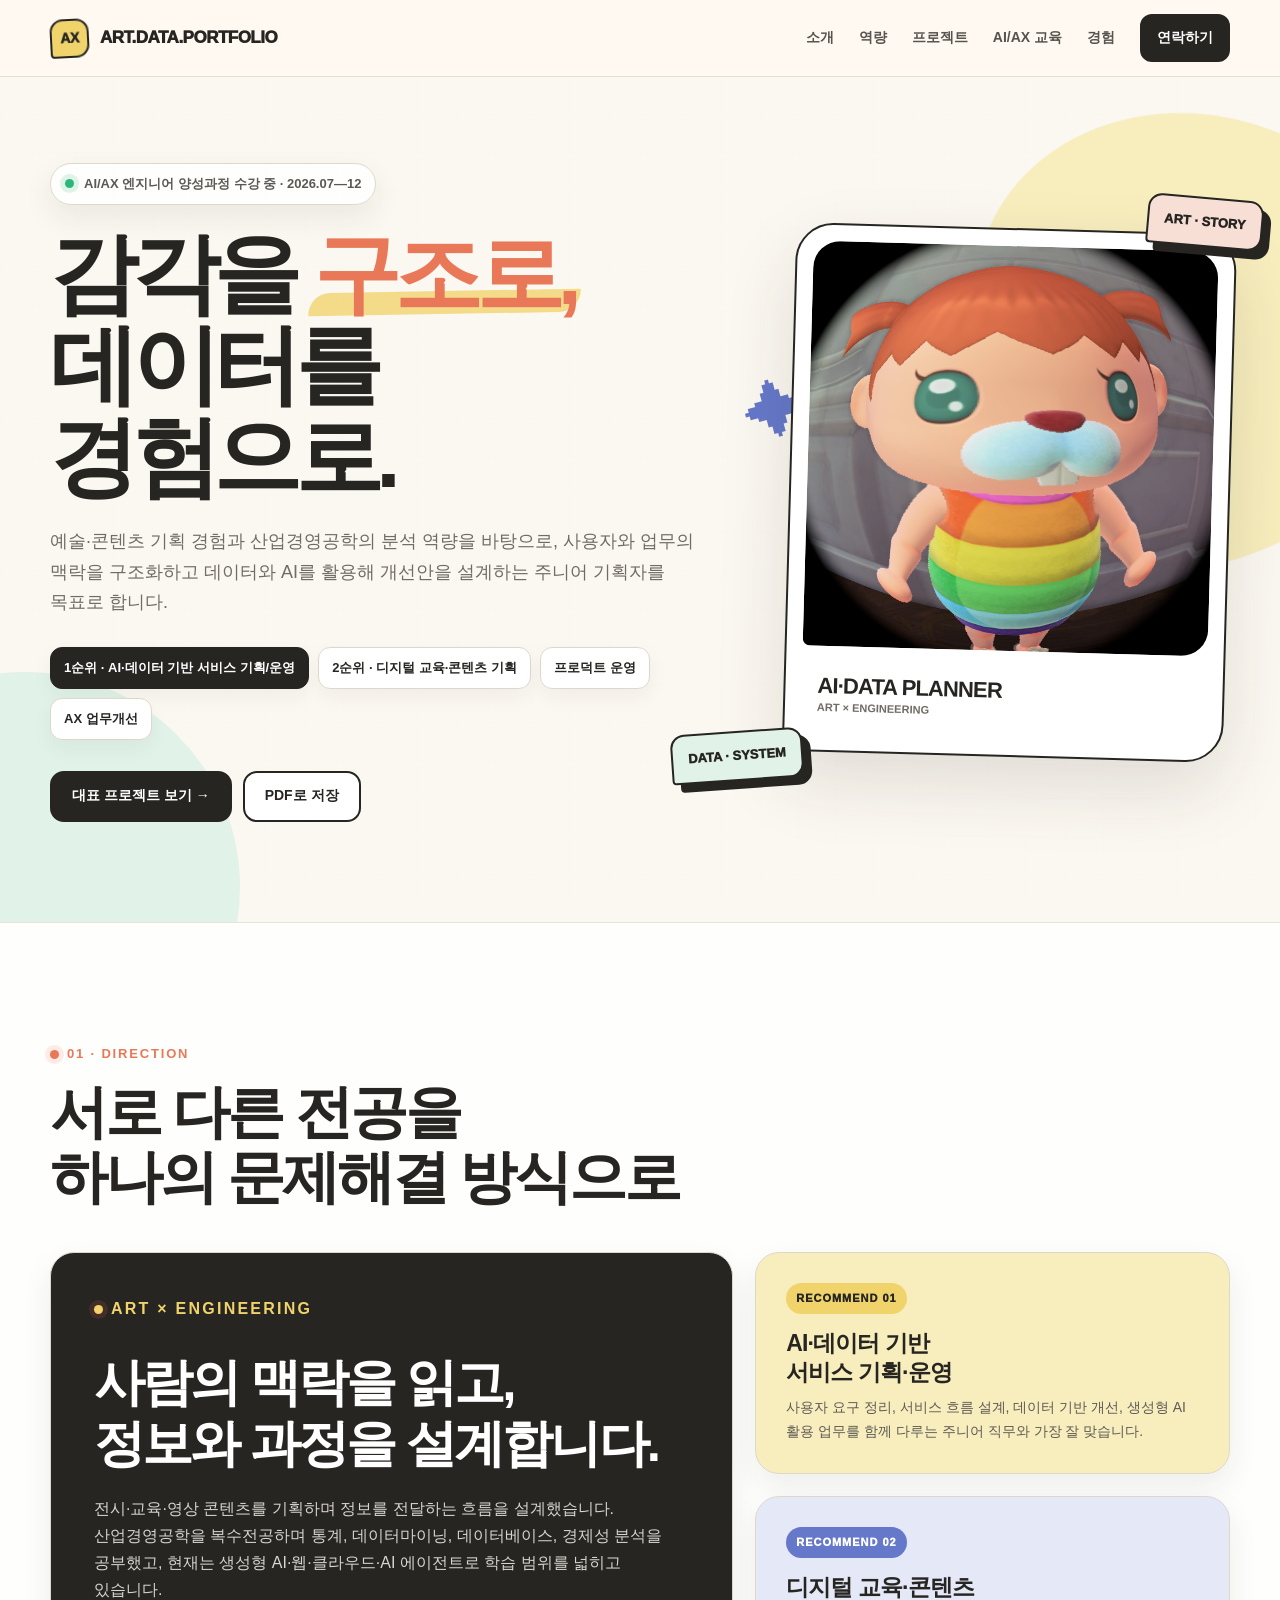
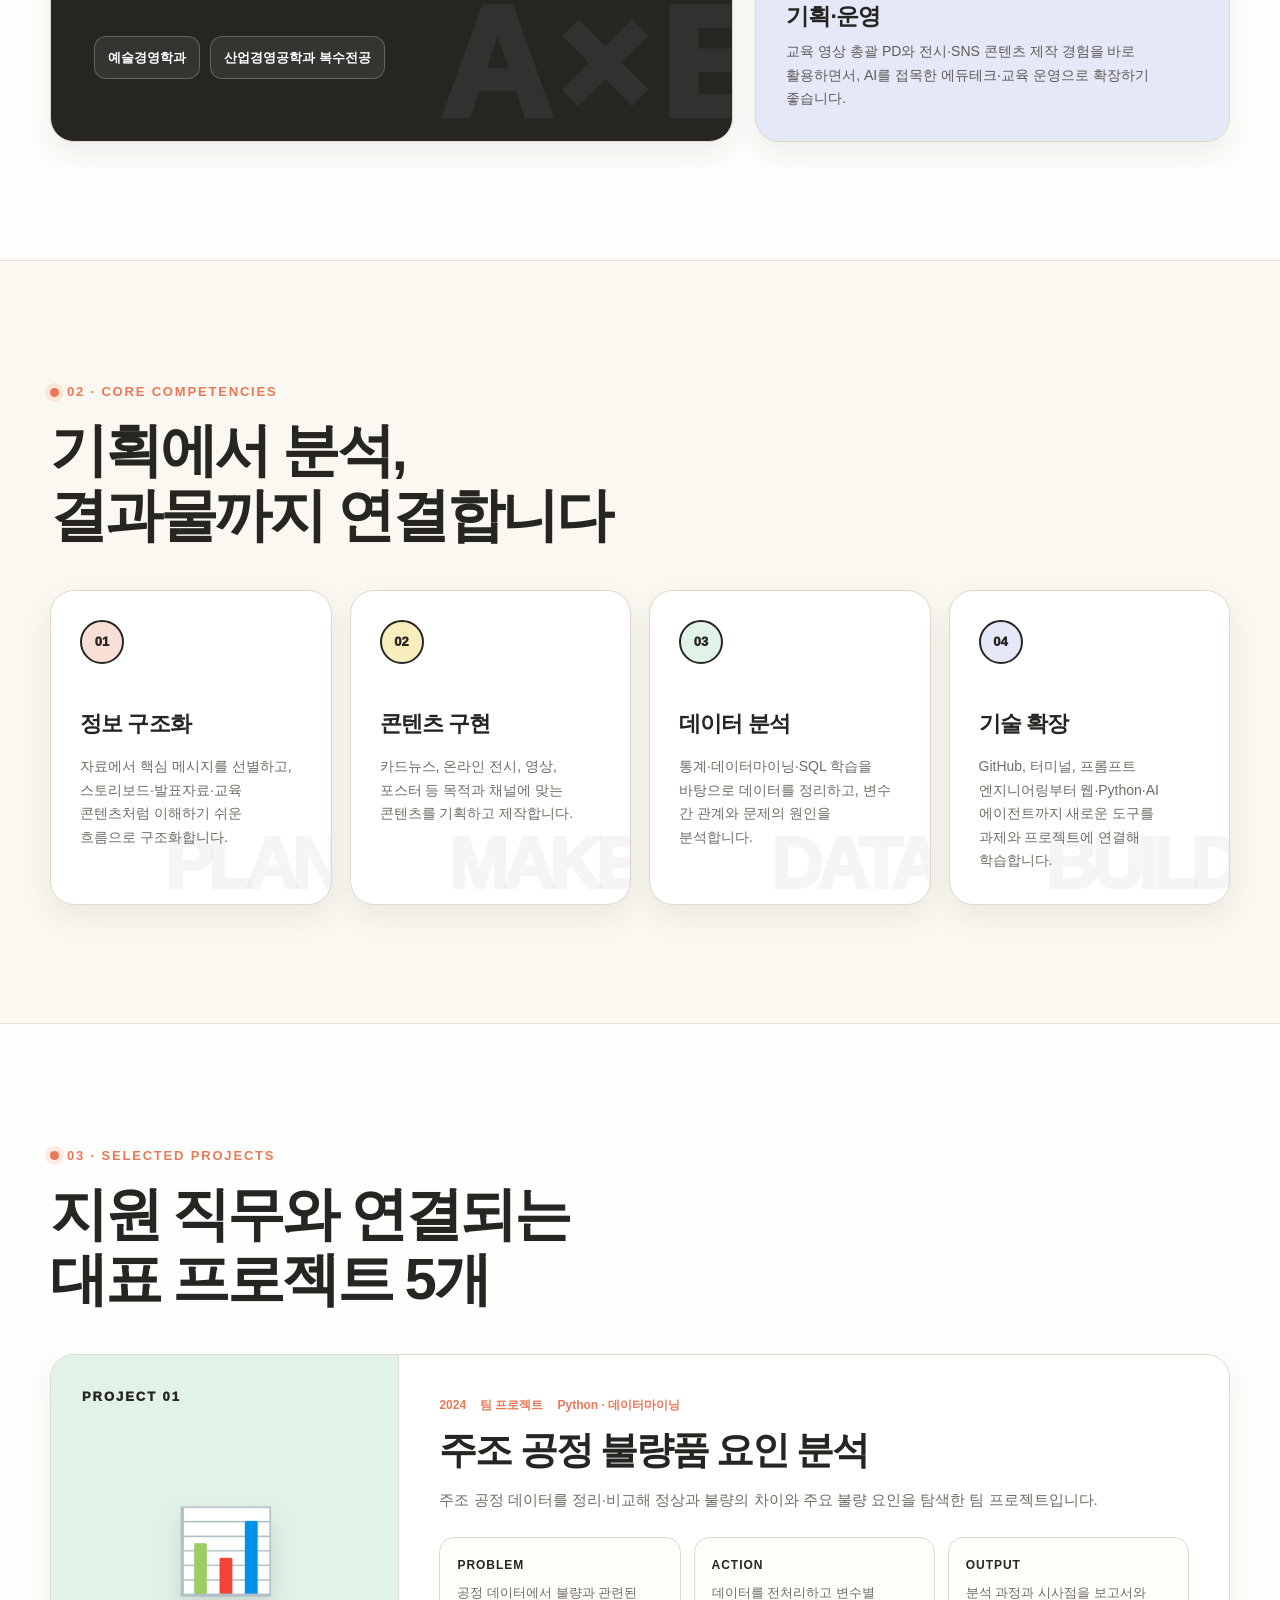
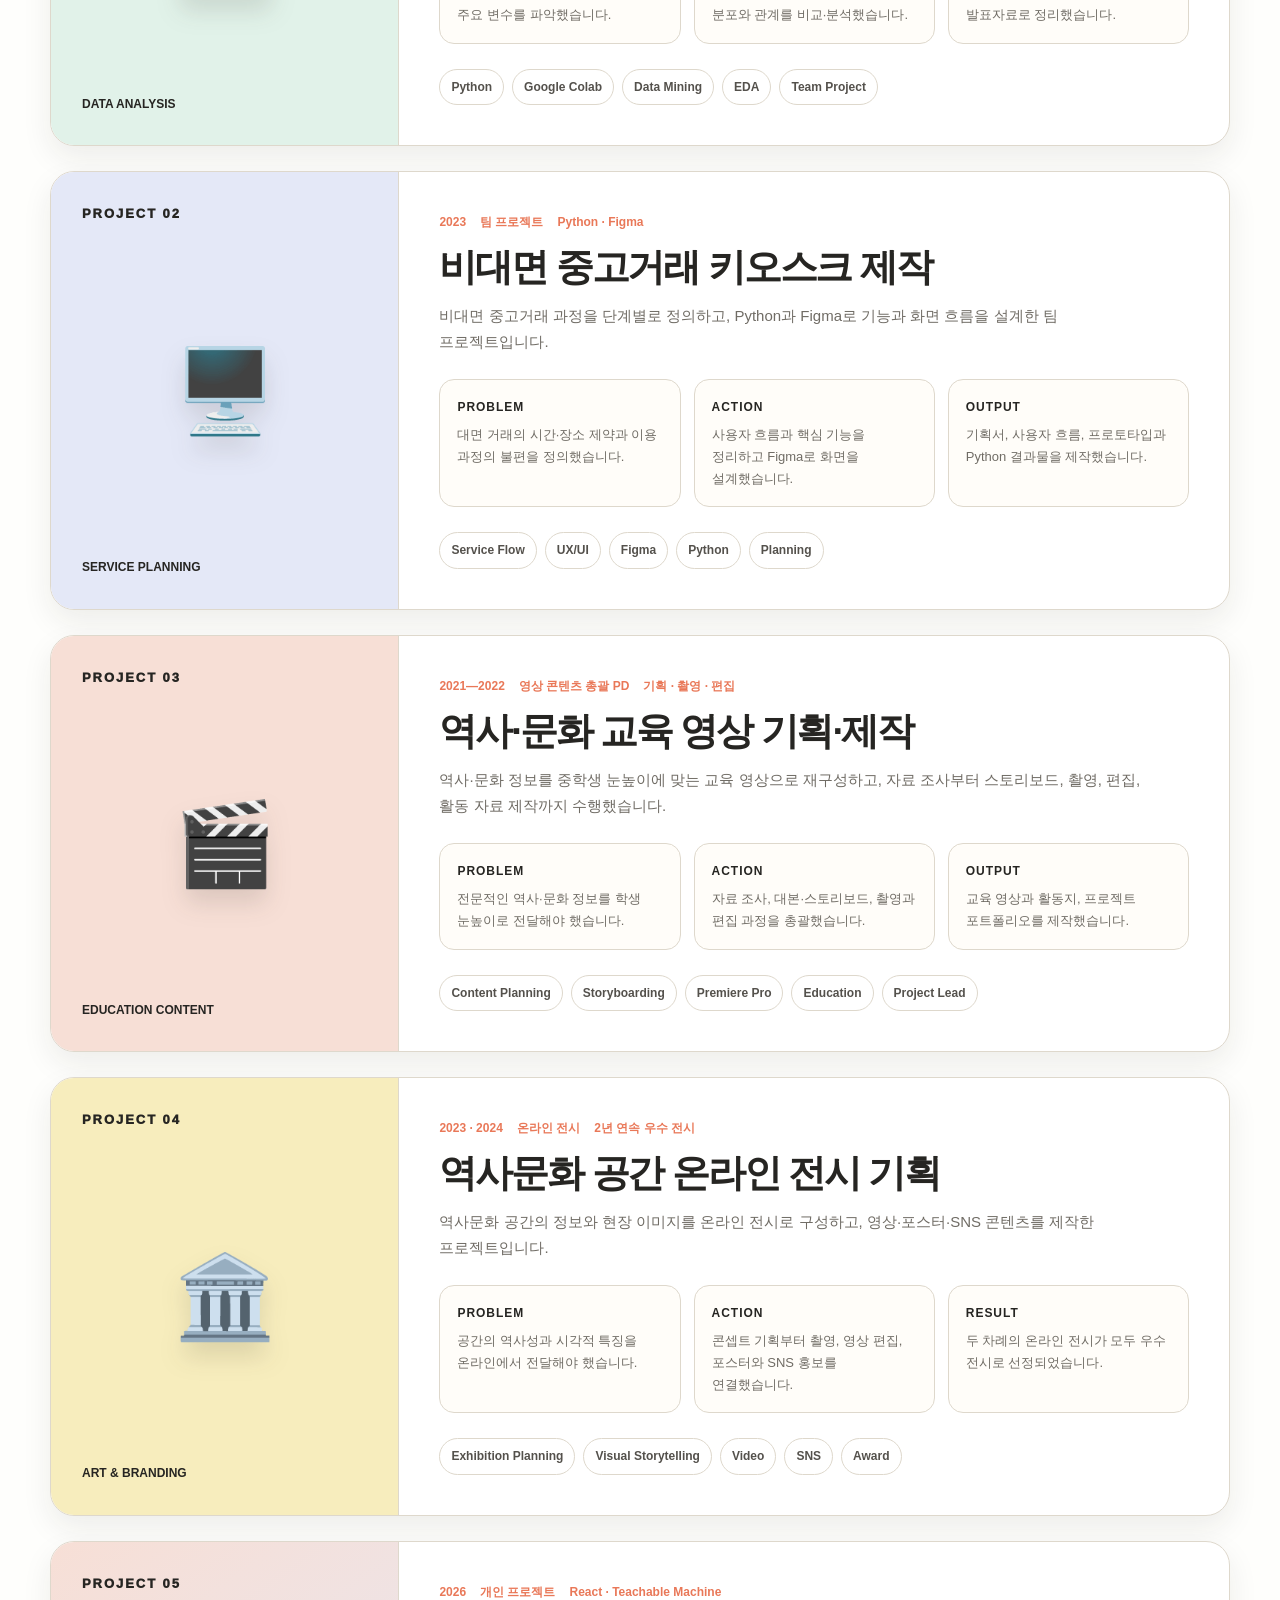
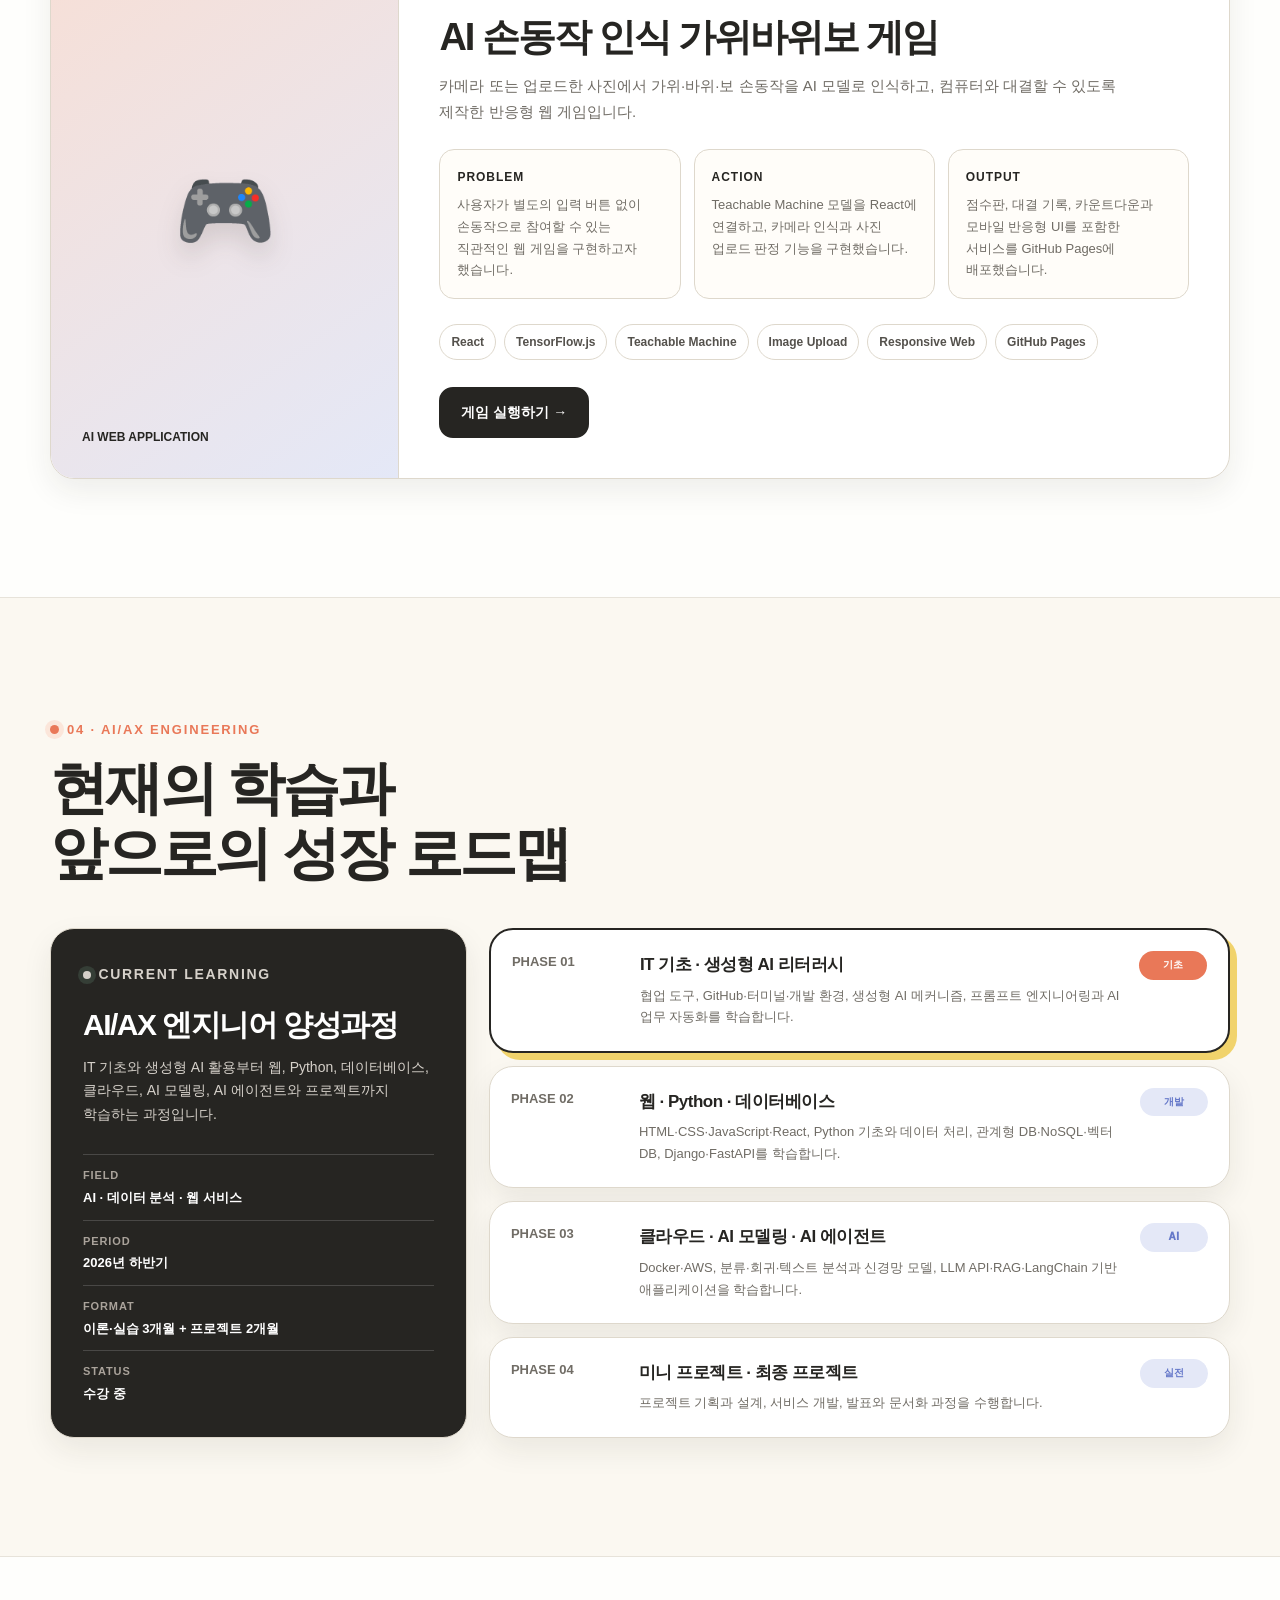
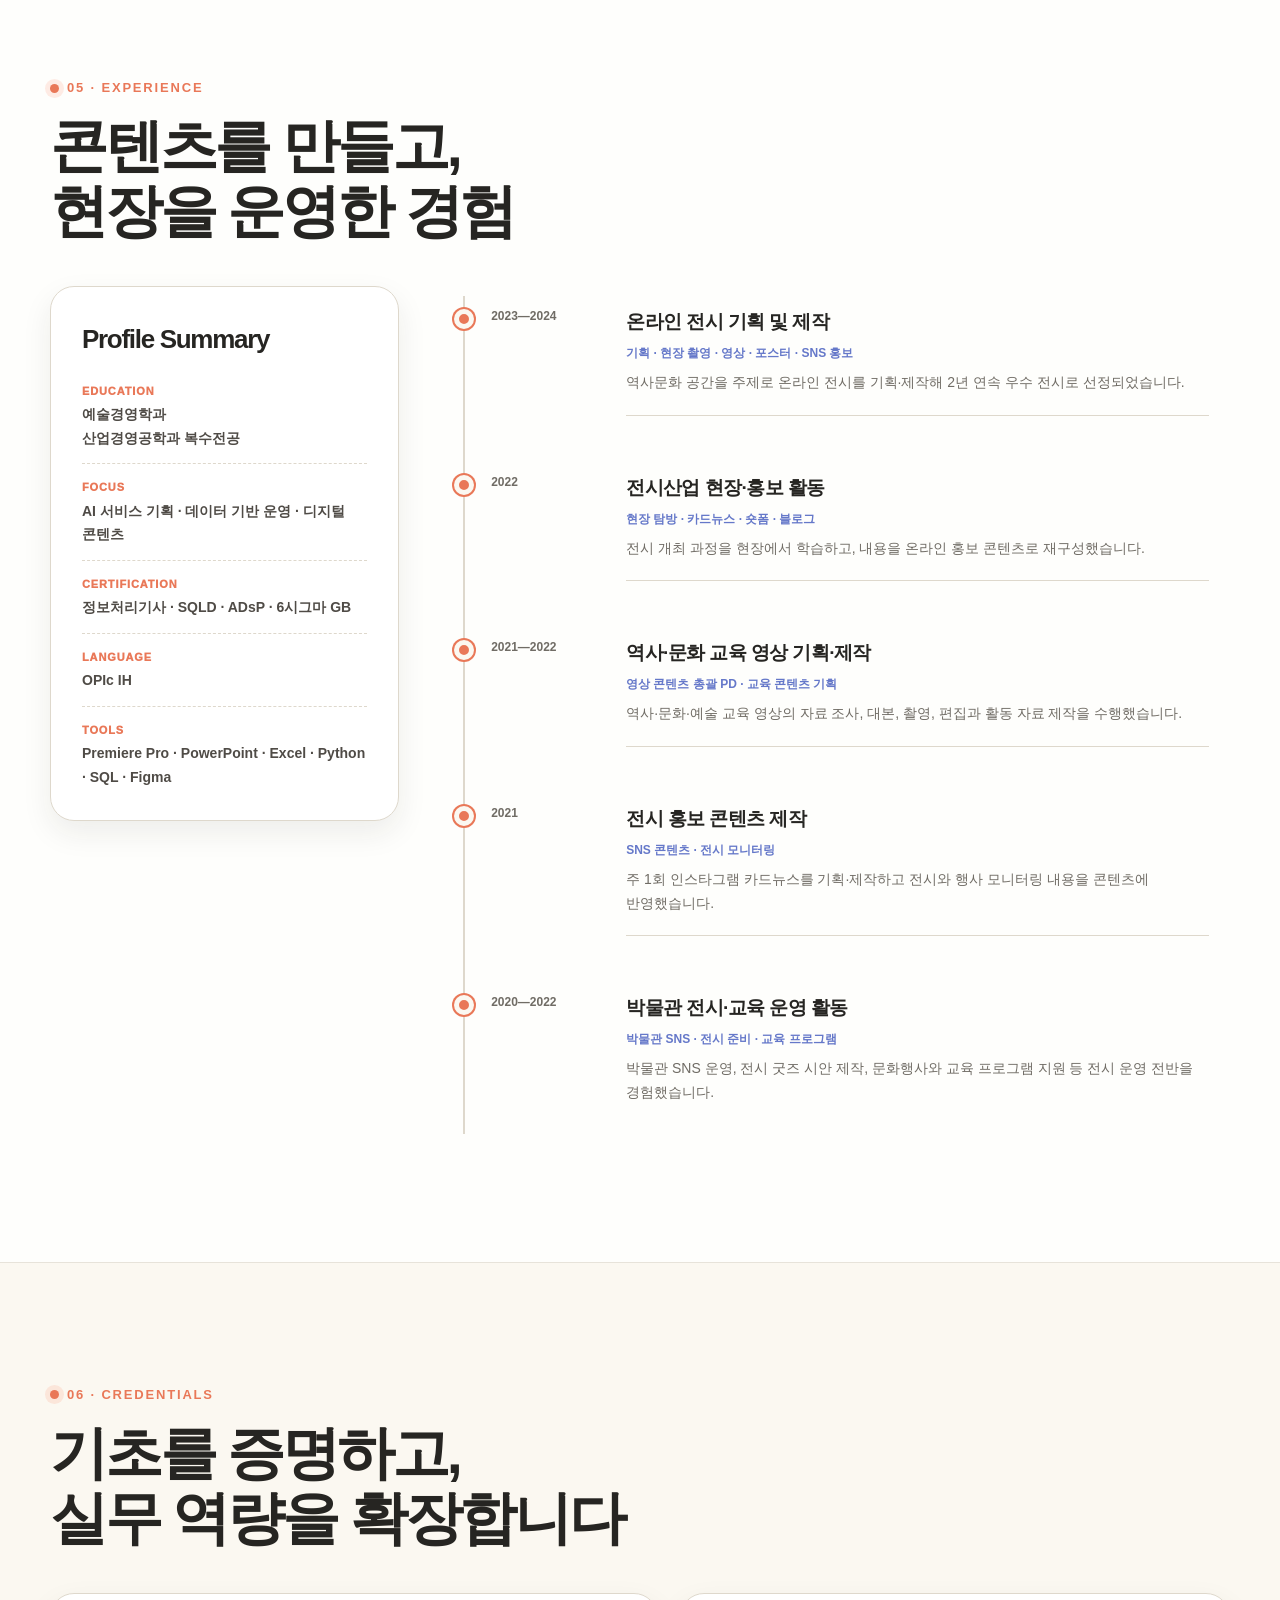
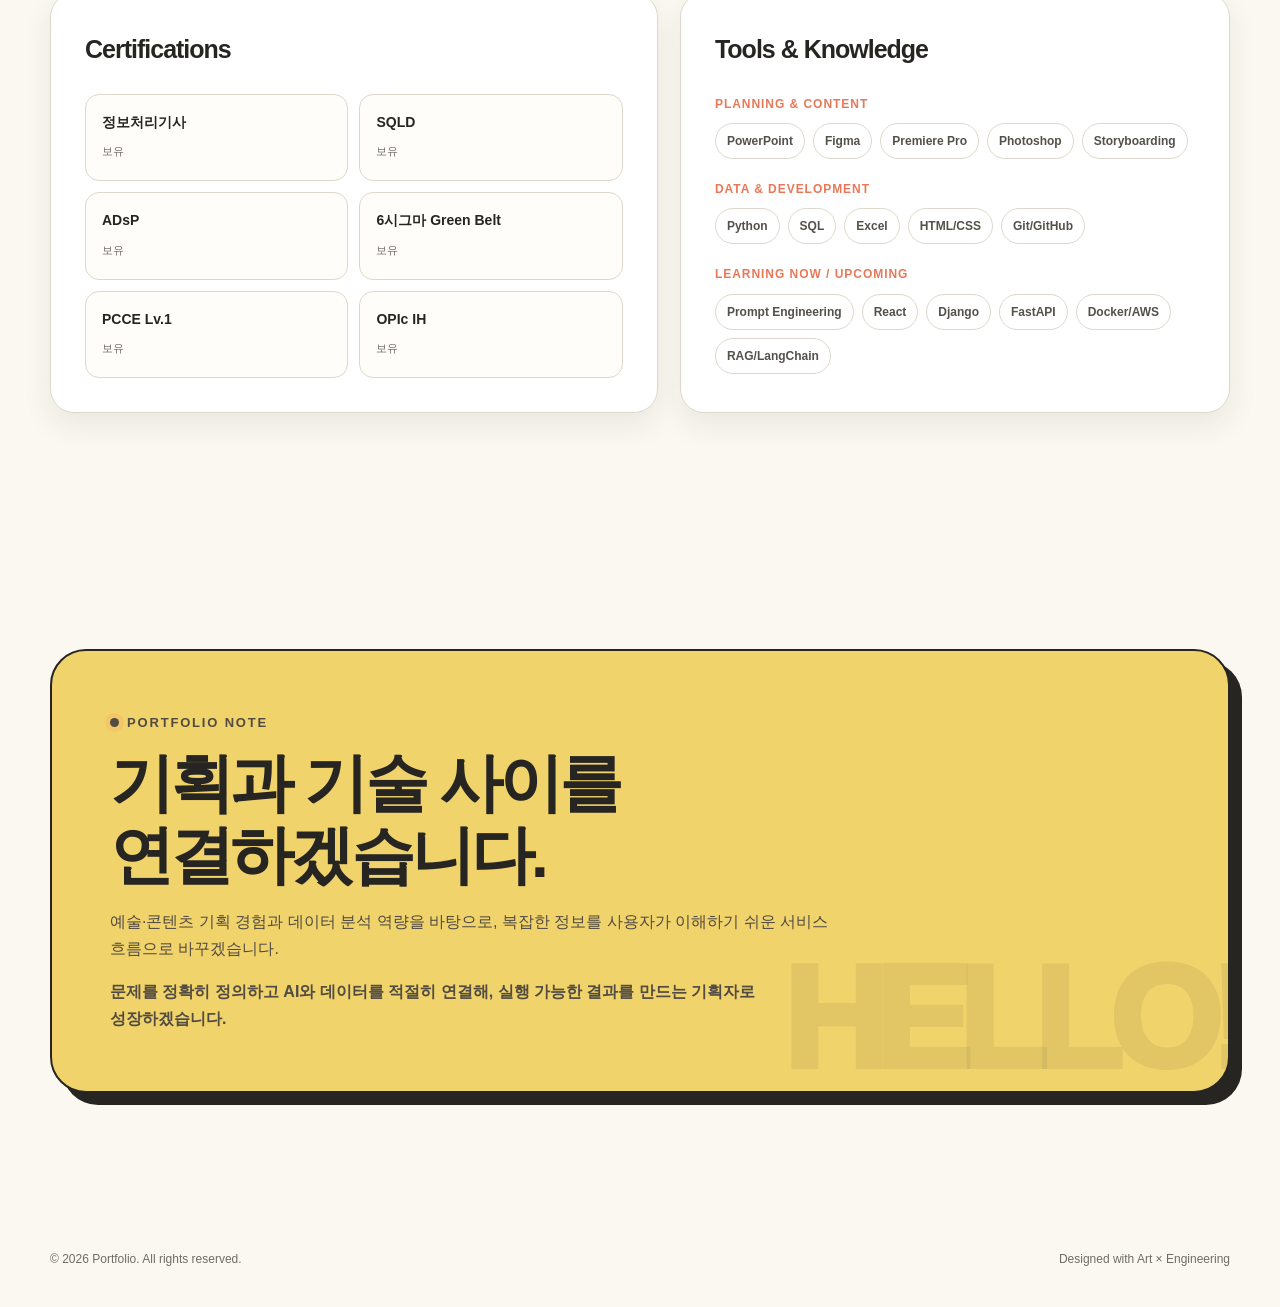
<file: index.html>
<!DOCTYPE html>
<html lang="ko">
<head>
  <meta charset="UTF-8" />
  <meta name="viewport" content="width=device-width, initial-scale=1.0" />

  <meta
    name="description"
    content="예술·콘텐츠 기획 경험과 산업공학·데이터 역량을 연결한 취업용 포트폴리오"
  />

  <title>AI·데이터 기반 서비스 기획 포트폴리오</title>

  <style>
    /* =========================================================
       0. 디자인 토큰
       - 미술의 따뜻한 색감 + 공학의 정돈된 그리드를 결합했습니다.
    ========================================================== */
    :root {
      --ink: #262522;
      --muted: #706c65;
      --paper: #fbf8f1;
      --white: #ffffff;
      --line: #ded8cc;

      --coral: #e97858;
      --coral-soft: #f7dfd6;
      --mint: #91c9ae;
      --mint-soft: #e1f2e9;
      --yellow: #f1d36c;
      --yellow-soft: #f7edbd;
      --blue: #6578c9;
      --blue-soft: #e4e8f7;

      --shadow-sm: 0 12px 30px rgba(44, 39, 31, 0.08);
      --shadow-lg: 0 28px 70px rgba(44, 39, 31, 0.13);

      --radius-sm: 16px;
      --radius-md: 24px;
      --radius-lg: 36px;

      --max-width: 1180px;
    }

    /* =========================================================
       1. 기본 설정
    ========================================================== */
    * {
      box-sizing: border-box;
      margin: 0;
      padding: 0;
    }

    html {
      scroll-behavior: smooth;
      scroll-padding-top: 86px;
    }

    body {
      overflow-x: hidden;
      background: var(--paper);
      color: var(--ink);
      font-family:
        Pretendard,
        -apple-system,
        BlinkMacSystemFont,
        "Apple SD Gothic Neo",
        "Noto Sans KR",
        "Segoe UI",
        sans-serif;
      line-height: 1.68;
      word-break: keep-all;
    }

    body::before {
      content: "";
      position: fixed;
      inset: 0;
      z-index: -3;
      pointer-events: none;
      opacity: 0.2;
      background-image:
        linear-gradient(rgba(32, 32, 30, 0.035) 1px, transparent 1px),
        linear-gradient(90deg, rgba(32, 32, 30, 0.035) 1px, transparent 1px);
      background-size: 38px 38px;
    }

    a {
      color: inherit;
      text-decoration: none;
    }

    img {
      display: block;
      max-width: 100%;
    }

    button {
      border: 0;
      background: none;
      color: inherit;
      font: inherit;
      cursor: pointer;
    }

    ul {
      list-style: none;
    }

    ::selection {
      background: var(--yellow);
      color: var(--ink);
    }

    .container {
      width: min(var(--max-width), calc(100% - 40px));
      margin: 0 auto;
    }

    .section {
      padding: 118px 0;
    }

    .section-white {
      background: rgba(255, 255, 255, 0.78);
      border-block: 1px solid rgba(222, 216, 204, 0.72);
    }

    .eyebrow {
      display: inline-flex;
      align-items: center;
      gap: 8px;
      margin-bottom: 15px;
      color: var(--coral);
      font-size: 13px;
      font-weight: 900;
      letter-spacing: 0.14em;
      text-transform: uppercase;
    }

    .eyebrow::before {
      content: "";
      width: 9px;
      height: 9px;
      border-radius: 50%;
      background: currentColor;
      box-shadow: 0 0 0 5px rgba(255, 112, 72, 0.13);
    }

    .section-head {
      display: grid;
      grid-template-columns: 1fr;
      align-items: end;
      gap: 0;
      margin-bottom: 42px;
    }

    .section-title {
      max-width: 780px;
      font-size: clamp(36px, 4.5vw, 58px);
      line-height: 1.13;
      letter-spacing: -0.055em;
    }

    .section-desc {
      display: none;
    }

    .card {
      border: 1px solid var(--line);
      border-radius: var(--radius-md);
      background: var(--white);
      box-shadow: var(--shadow-sm);
    }

    .tag-list {
      display: flex;
      flex-wrap: wrap;
      gap: 8px;
    }

    .tag {
      padding: 7px 11px;
      border: 1px solid var(--line);
      border-radius: 999px;
      background: #fff;
      color: #54514c;
      font-size: 12px;
      font-weight: 800;
    }

    /* =========================================================
       2. 상단 내비게이션
    ========================================================== */
    .site-header {
      position: sticky;
      top: 0;
      z-index: 1000;
      border-bottom: 1px solid rgba(222, 216, 204, 0.8);
      background: rgba(255, 250, 242, 0.86);
      backdrop-filter: blur(16px);
    }

    .nav-wrap {
      min-height: 76px;
      display: flex;
      align-items: center;
      justify-content: space-between;
      gap: 30px;
    }

    .brand {
      display: inline-flex;
      align-items: center;
      gap: 11px;
      font-size: 17px;
      font-weight: 950;
      letter-spacing: -0.03em;
    }

    .brand-mark {
      width: 39px;
      height: 39px;
      display: grid;
      place-items: center;
      border: 2px solid var(--ink);
      border-radius: 13px 13px 13px 4px;
      background: var(--yellow);
      font-size: 14px;
      transform: rotate(-3deg);
    }

    .nav-links {
      display: flex;
      align-items: center;
      gap: 25px;
      color: #57534e;
      font-size: 14px;
      font-weight: 800;
    }

    .nav-links a {
      position: relative;
      padding: 7px 0;
    }

    .nav-links a:not(.nav-contact)::after {
      content: "";
      position: absolute;
      left: 0;
      bottom: 0;
      width: 0;
      height: 3px;
      border-radius: 999px;
      background: var(--coral);
      transition: width 0.22s ease;
    }

    .nav-links a:hover::after,
    .nav-links a.active::after {
      width: 100%;
    }

    .nav-contact {
      padding: 10px 15px !important;
      border: 2px solid var(--ink);
      border-radius: 12px;
      background: var(--ink);
      color: white;
      transition: transform 0.2s ease;
    }

    .nav-contact:hover {
      transform: translateY(-2px);
    }

    .menu-button {
      display: none;
      width: 42px;
      height: 42px;
      place-items: center;
      border: 1px solid var(--line);
      border-radius: 12px;
      background: white;
    }

    .menu-button span,
    .menu-button::before,
    .menu-button::after {
      content: "";
      display: block;
      width: 20px;
      height: 2px;
      margin: 4px auto;
      border-radius: 99px;
      background: var(--ink);
      transition: 0.2s ease;
    }

    /* =========================================================
       3. 첫 화면
    ========================================================== */
    .hero {
      position: relative;
      min-height: calc(100vh - 76px);
      display: flex;
      align-items: center;
      padding: 86px 0 100px;
      overflow: hidden;
    }

    .hero::before {
      content: "";
      position: absolute;
      top: 40px;
      right: -150px;
      z-index: -2;
      width: 470px;
      height: 470px;
      border-radius: 48% 52% 62% 38% / 42% 34% 66% 58%;
      background: var(--yellow-soft);
      transform: rotate(18deg);
    }

    .hero::after {
      content: "";
      position: absolute;
      bottom: -180px;
      left: -190px;
      z-index: -2;
      width: 430px;
      height: 430px;
      border-radius: 50%;
      background: var(--mint-soft);
    }

    .hero-grid {
      display: grid;
      grid-template-columns: minmax(0, 1.08fr) minmax(360px, 0.72fr);
      align-items: center;
      gap: 78px;
    }

    .hero-kicker {
      display: inline-flex;
      align-items: center;
      gap: 10px;
      margin-bottom: 23px;
      padding: 9px 14px;
      border: 1px solid var(--line);
      border-radius: 999px;
      background: rgba(255, 255, 255, 0.78);
      color: #5c5853;
      font-size: 13px;
      font-weight: 850;
      box-shadow: var(--shadow-sm);
    }

    .hero-kicker .live-dot {
      width: 9px;
      height: 9px;
      border-radius: 50%;
      background: #2cb779;
      box-shadow: 0 0 0 5px rgba(44, 183, 121, 0.15);
    }

    .hero h1 {
      max-width: 750px;
      margin-bottom: 24px;
      font-size: clamp(50px, 7.1vw, 88px);
      line-height: 1.04;
      letter-spacing: -0.073em;
    }

    .hero h1 .line-art {
      position: relative;
      display: inline-block;
      color: var(--coral);
    }

    .hero h1 .line-art::after {
      content: "";
      position: absolute;
      left: -2%;
      bottom: 5px;
      z-index: -1;
      width: 104%;
      height: 23px;
      border-radius: 999px 25px 999px 20px;
      background: var(--yellow);
      opacity: 0.78;
      transform: rotate(-1deg);
    }

    .hero-copy {
      max-width: 680px;
      margin-bottom: 30px;
      color: var(--muted);
      font-size: 18px;
    }

    .role-row {
      display: flex;
      flex-wrap: wrap;
      gap: 9px;
      margin-bottom: 31px;
    }

    .role-chip {
      padding: 9px 13px;
      border: 1px solid var(--line);
      border-radius: 12px;
      background: white;
      font-size: 13px;
      font-weight: 850;
      box-shadow: 0 8px 20px rgba(44, 39, 31, 0.05);
    }

    .role-chip.primary {
      border-color: var(--ink);
      background: var(--ink);
      color: white;
    }

    .hero-actions {
      display: flex;
      flex-wrap: wrap;
      gap: 11px;
    }

    .button {
      min-height: 51px;
      display: inline-flex;
      align-items: center;
      justify-content: center;
      gap: 9px;
      padding: 0 20px;
      border: 2px solid var(--ink);
      border-radius: 14px;
      font-size: 14px;
      font-weight: 900;
      transition:
        transform 0.2s ease,
        box-shadow 0.2s ease,
        background 0.2s ease;
    }

    .button:hover {
      transform: translateY(-3px);
      box-shadow: 0 13px 25px rgba(44, 39, 31, 0.14);
    }

    .button-dark {
      background: var(--ink);
      color: white;
    }

    .button-light {
      background: white;
    }

    .profile-zone {
      position: relative;
      width: min(100%, 455px);
      margin-inline: auto;
    }

    .profile-frame {
      position: relative;
      z-index: 2;
      padding: 16px;
      border: 2px solid var(--ink);
      border-radius: 38px 38px 38px 10px;
      background: white;
      box-shadow: var(--shadow-lg);
      transform: rotate(1.6deg);
      transition: transform 0.3s ease;
    }

    .profile-frame:hover {
      transform: rotate(0deg) translateY(-7px);
    }

    .photo-wrap {
      position: relative;
      overflow: hidden;
      aspect-ratio: 1 / 1;
      border-radius: 27px 27px 27px 7px;
      background: #111;
    }

    .profile-photo {
      width: 100%;
      height: 100%;
      object-fit: cover;
    }

    .profile-caption {
      position: relative;
      z-index: 5;
      display: grid;
      grid-template-columns: minmax(0, 1fr) auto;
      align-items: end;
      gap: 14px;
      padding: 27px 16px 17px;
    }

    .profile-caption strong {
      display: block;
      font-size: 22px;
      line-height: 1.15;
      letter-spacing: -0.04em;
      white-space: nowrap;
    }

    .profile-caption span {
      display: block;
      color: var(--muted);
      font-size: 11px;
      font-weight: 800;
      white-space: nowrap;
    }

    .caption-code {
      align-self: end;
      color: var(--coral) !important;
      font-family: ui-monospace, SFMono-Regular, Menlo, monospace;
      white-space: nowrap;
      font-size: 11px;
      line-height: 1;
      letter-spacing: -0.03em;
    }

    .profile-caption > div {
      min-width: 0;
    }

    .floating-note {
      position: absolute;
      z-index: 3;
      padding: 12px 15px;
      border: 2px solid var(--ink);
      border-radius: 14px 14px 14px 4px;
      font-size: 13px;
      font-weight: 950;
      box-shadow: 8px 8px 0 var(--ink);
      animation: float 3.4s ease-in-out infinite;
    }

    .floating-note.note-art {
      top: -31px;
      right: -33px;
      background: var(--coral-soft);
      transform: rotate(5deg);
    }

    .floating-note.note-data {
      bottom: -24px;
      left: -118px;
      background: var(--mint-soft);
      transform: rotate(-4deg);
      animation-delay: 0.7s;
    }

    .floating-star {
      position: absolute;
      top: 29%;
      left: -43px;
      z-index: 1;
      color: var(--blue);
      font-size: 62px;
      line-height: 1;
      transform: rotate(-15deg);
    }

    @keyframes float {
      0%, 100% { translate: 0 0; }
      50% { translate: 0 -9px; }
    }

    /* =========================================================
       4. 포지셔닝
    ========================================================== */
    .direction-grid {
      display: grid;
      grid-template-columns: 1.18fr 0.82fr;
      gap: 22px;
    }

    .direction-main {
      position: relative;
      overflow: hidden;
      min-height: 420px;
      padding: 43px;
      background: var(--ink);
      color: white;
    }

    .direction-main::after {
      content: "A × E";
      position: absolute;
      right: -15px;
      bottom: -55px;
      color: rgba(255, 255, 255, 0.06);
      font-size: 155px;
      font-weight: 950;
      letter-spacing: -0.1em;
    }

    .direction-main .mini-label {
      color: var(--yellow);
    }

    .direction-main h3 {
      position: relative;
      z-index: 1;
      max-width: 750px;
      margin: 15px 0 22px;
      font-size: clamp(32px, 4vw, 52px);
      line-height: 1.18;
      letter-spacing: -0.055em;
    }

    .direction-main p {
      position: relative;
      z-index: 1;
      max-width: 720px;
      color: #d8d4ce;
      font-size: 16px;
    }

    .degree-row {
      position: relative;
      z-index: 1;
      display: flex;
      flex-wrap: wrap;
      gap: 10px;
      margin-top: 32px;
    }

    .degree-pill {
      padding: 10px 13px;
      border: 1px solid rgba(255, 255, 255, 0.23);
      border-radius: 12px;
      background: rgba(255, 255, 255, 0.07);
      font-size: 13px;
      font-weight: 800;
    }

    .job-stack {
      display: grid;
      gap: 22px;
    }

    .job-card {
      min-height: 199px;
      padding: 30px;
      transition:
        transform 0.25s ease,
        box-shadow 0.25s ease;
    }

    .job-card:hover {
      transform: translateY(-6px);
      box-shadow: var(--shadow-lg);
    }

    .job-rank {
      display: inline-flex;
      margin-bottom: 15px;
      padding: 6px 10px;
      border-radius: 999px;
      font-size: 11px;
      font-weight: 950;
      letter-spacing: 0.09em;
    }

    .job-card.primary-job {
      background: var(--yellow-soft);
    }

    .job-card.secondary-job {
      background: var(--blue-soft);
    }

    .primary-job .job-rank {
      background: var(--yellow);
    }

    .secondary-job .job-rank {
      background: var(--blue);
      color: white;
    }

    .job-card h3 {
      margin-bottom: 9px;
      font-size: 23px;
      line-height: 1.27;
      letter-spacing: -0.04em;
    }

    .job-card p {
      color: #5f5b55;
      font-size: 14px;
    }

    /* =========================================================
       5. 핵심 역량
    ========================================================== */
    .strength-grid {
      display: grid;
      grid-template-columns: repeat(4, 1fr);
      gap: 18px;
    }

    .strength-card {
      position: relative;
      min-height: 315px;
      padding: 29px;
      overflow: hidden;
      transition:
        transform 0.25s ease,
        box-shadow 0.25s ease;
    }

    .strength-card:hover {
      transform: translateY(-7px);
      box-shadow: var(--shadow-lg);
    }

    .strength-no {
      display: inline-grid;
      width: 44px;
      height: 44px;
      place-items: center;
      margin-bottom: 42px;
      border: 2px solid var(--ink);
      border-radius: 50%;
      font-size: 13px;
      font-weight: 950;
    }

    .strength-card:nth-child(1) .strength-no { background: var(--coral-soft); }
    .strength-card:nth-child(2) .strength-no { background: var(--yellow-soft); }
    .strength-card:nth-child(3) .strength-no { background: var(--mint-soft); }
    .strength-card:nth-child(4) .strength-no { background: var(--blue-soft); }

    .strength-card h3 {
      margin-bottom: 12px;
      font-size: 22px;
      letter-spacing: -0.04em;
    }

    .strength-card p {
      color: var(--muted);
      font-size: 14px;
    }

    .strength-keyword {
      position: absolute;
      right: -7px;
      bottom: -21px;
      color: rgba(32, 32, 30, 0.045);
      font-size: 72px;
      font-weight: 950;
      letter-spacing: -0.08em;
    }

    /* =========================================================
       6. 프로젝트
    ========================================================== */
    .project-list {
      display: grid;
      gap: 25px;
    }

    .project {
      display: grid;
      grid-template-columns: 0.42fr 1fr;
      overflow: hidden;
      transition:
        transform 0.25s ease,
        box-shadow 0.25s ease;
    }

    .project:hover {
      transform: translateY(-6px);
      box-shadow: var(--shadow-lg);
    }

    .project-visual {
      position: relative;
      min-height: 370px;
      display: flex;
      flex-direction: column;
      justify-content: space-between;
      padding: 31px;
      border-right: 1px solid var(--line);
      overflow: hidden;
    }

    .project:nth-child(1) .project-visual { background: var(--mint-soft); }
    .project:nth-child(2) .project-visual { background: var(--blue-soft); }
    .project:nth-child(3) .project-visual { background: var(--coral-soft); }
    .project:nth-child(4) .project-visual { background: var(--yellow-soft); }
    .project:nth-child(5) .project-visual {
  background: linear-gradient(145deg, var(--coral-soft), var(--blue-soft));
}

    .project-index {
      font-size: 13px;
      font-weight: 950;
      letter-spacing: 0.15em;
    }

    .project-symbol {
      align-self: center;
      font-size: 82px;
      filter: drop-shadow(0 14px 12px rgba(44, 39, 31, 0.13));
      transition: transform 0.3s ease;
    }

    .project:hover .project-symbol {
      transform: scale(1.08) rotate(-4deg);
    }

    .project-category {
      font-size: 12px;
      font-weight: 900;
    }

    .project-body {
      padding: 40px;
    }

    .project-meta {
      display: flex;
      flex-wrap: wrap;
      gap: 8px 14px;
      margin-bottom: 13px;
      color: var(--coral);
      font-size: 12px;
      font-weight: 900;
    }

    .project h3 {
      margin-bottom: 13px;
      font-size: clamp(27px, 3vw, 38px);
      line-height: 1.2;
      letter-spacing: -0.055em;
    }

    .project-summary {
      max-width: 720px;
      margin-bottom: 25px;
      color: var(--muted);
      font-size: 15px;
    }

    .case-grid {
      display: grid;
      grid-template-columns: repeat(3, 1fr);
      gap: 13px;
      margin-bottom: 25px;
    }

    .case-box {
      padding: 17px;
      border: 1px solid var(--line);
      border-radius: 15px;
      background: #fffdf9;
    }

    .case-box strong {
      display: block;
      margin-bottom: 7px;
      color: var(--ink);
      font-size: 12px;
      letter-spacing: 0.08em;
    }

    .case-box p {
      color: var(--muted);
      font-size: 13px;
    }
    .project-actions {
  display: flex;
  flex-wrap: wrap;
  gap: 10px;
  margin-top: 27px;
}

.project-actions .button {
  width: fit-content;
}

    /* =========================================================
       7. 교육 과정
    ========================================================== */
    .learning-dashboard {
      display: grid;
      grid-template-columns: 0.72fr 1.28fr;
      gap: 22px;
    }

    .status-card {
      position: sticky;
      top: 102px;
      align-self: start;
      padding: 32px;
      background: var(--ink);
      color: white;
    }

    .status-label {
      display: inline-flex;
      align-items: center;
      gap: 8px;
      margin-bottom: 19px;
      color: var(--mint);
      font-size: 12px;
      font-weight: 900;
      letter-spacing: 0.12em;
    }

    .status-label::before {
      content: "";
      width: 8px;
      height: 8px;
      border-radius: 50%;
      background: currentColor;
      box-shadow: 0 0 0 5px rgba(139, 214, 176, 0.14);
    }

    .status-card h3 {
      margin-bottom: 13px;
      font-size: 30px;
      line-height: 1.24;
      letter-spacing: -0.05em;
    }

    .status-card > p {
      color: #d6d1ca;
      font-size: 14px;
    }

    .status-progress {
      overflow: hidden;
      width: 100%;
      height: 10px;
      margin: 27px 0 10px;
      border-radius: 999px;
      background: rgba(255, 255, 255, 0.13);
    }

    .status-progress-bar {
      width: 0;
      height: 100%;
      border-radius: inherit;
      background: linear-gradient(90deg, var(--mint), var(--yellow));
      transition: width 1s ease;
    }

    .status-percent {
      color: var(--yellow);
      font-size: 13px;
      font-weight: 900;
    }

    .course-info {
      display: grid;
      gap: 11px;
      margin-top: 28px;
    }

    .course-info div {
      padding-top: 11px;
      border-top: 1px solid rgba(255, 255, 255, 0.16);
    }

    .course-info dt {
      margin-bottom: 2px;
      color: #aaa39b;
      font-size: 11px;
      font-weight: 900;
      letter-spacing: 0.08em;
    }

    .course-info dd {
      font-size: 13px;
      font-weight: 750;
    }

    .roadmap {
      display: grid;
      gap: 13px;
    }

    .roadmap-item {
      display: grid;
      grid-template-columns: 110px 1fr auto;
      align-items: start;
      gap: 18px;
      padding: 21px;
      transition:
        transform 0.2s ease,
        border-color 0.2s ease;
    }

    .roadmap-item:hover {
      transform: translateX(5px);
      border-color: #bcb3a5;
    }

    .roadmap-date {
      color: var(--muted);
      font-size: 12px;
      font-weight: 850;
    }

    .roadmap-item h3 {
      margin-bottom: 5px;
      font-size: 17px;
      letter-spacing: -0.03em;
    }

    .roadmap-item p {
      color: var(--muted);
      font-size: 13px;
    }

    .roadmap-state {
      min-width: 68px;
      padding: 6px 9px;
      border-radius: 999px;
      text-align: center;
      font-size: 10px;
      font-weight: 950;
      letter-spacing: 0.05em;
    }

    .roadmap-item.is-done {
      opacity: 0.72;
    }

    .roadmap-item.is-done .roadmap-state {
      background: #e9e6df;
      color: #69645d;
    }

    .roadmap-item.is-now {
      border: 2px solid var(--ink);
      box-shadow: 7px 7px 0 var(--yellow);
    }

    .roadmap-item.is-now .roadmap-state {
      background: var(--coral);
      color: white;
    }

    .roadmap-item.is-next .roadmap-state {
      background: var(--blue-soft);
      color: var(--blue);
    }

    /* =========================================================
       8. 경력·활동
    ========================================================== */
    .experience-grid {
      display: grid;
      grid-template-columns: 0.45fr 1fr;
      gap: 55px;
    }

    .profile-summary {
      align-self: start;
      padding: 31px;
    }

    .profile-summary h3 {
      margin-bottom: 20px;
      font-size: 26px;
      letter-spacing: -0.05em;
    }

    .profile-dl {
      display: grid;
      gap: 14px;
    }

    .profile-dl div {
      padding-bottom: 13px;
      border-bottom: 1px dashed var(--line);
    }

    .profile-dl div:last-child {
      padding-bottom: 0;
      border-bottom: 0;
    }

    .profile-dl dt {
      margin-bottom: 3px;
      color: var(--coral);
      font-size: 11px;
      font-weight: 950;
      letter-spacing: 0.08em;
    }

    .profile-dl dd {
      color: #4f4b46;
      font-size: 14px;
      font-weight: 750;
    }

    .timeline {
      position: relative;
      display: grid;
      gap: 16px;
    }

    .timeline::before {
      content: "";
      position: absolute;
      top: 10px;
      bottom: 10px;
      left: 9px;
      width: 2px;
      background: var(--line);
    }

    .timeline-item {
      position: relative;
      display: grid;
      grid-template-columns: 20px 118px 1fr;
      gap: 17px;
      padding: 20px 21px 20px 0;
    }

    .timeline-dot {
      z-index: 1;
      width: 20px;
      height: 20px;
      margin-top: 3px;
      border: 5px solid var(--paper);
      border-radius: 50%;
      background: var(--coral);
      box-shadow: 0 0 0 2px var(--coral);
    }

    .timeline-date {
      color: var(--muted);
      font-size: 12px;
      font-weight: 900;
    }

    .timeline-content {
      padding-bottom: 20px;
      border-bottom: 1px solid var(--line);
    }

    .timeline-item:last-child .timeline-content {
      border-bottom: 0;
    }

    .timeline-content h3 {
      margin-bottom: 5px;
      font-size: 19px;
      letter-spacing: -0.03em;
    }

    .timeline-content strong {
      display: block;
      margin-bottom: 8px;
      color: var(--blue);
      font-size: 12px;
    }

    .timeline-content p {
      color: var(--muted);
      font-size: 14px;
    }

    /* =========================================================
       9. 자격·도구
    ========================================================== */
    .credential-grid {
      display: grid;
      grid-template-columns: 1.05fr 0.95fr;
      gap: 22px;
    }

    .credential-card {
      padding: 34px;
    }

    .credential-card h3 {
      margin-bottom: 24px;
      font-size: 25px;
      letter-spacing: -0.04em;
    }

    .cert-list {
      display: grid;
      grid-template-columns: repeat(2, 1fr);
      gap: 11px;
    }

    .cert {
      padding: 16px;
      border: 1px solid var(--line);
      border-radius: 14px;
      background: #fffdf9;
    }

    .cert strong {
      display: block;
      margin-bottom: 3px;
      font-size: 14px;
    }

    .cert span {
      color: var(--muted);
      font-size: 11px;
    }

    .tool-groups {
      display: grid;
      gap: 20px;
    }

    .tool-group h4 {
      margin-bottom: 9px;
      color: var(--coral);
      font-size: 12px;
      letter-spacing: 0.08em;
    }

    /* =========================================================
       10. 연락처
    ========================================================== */
    .contact {
      position: relative;
      overflow: hidden;
    }

    .contact-box {
      position: relative;
      overflow: hidden;
      padding: 58px;
      border: 2px solid var(--ink);
      border-radius: var(--radius-lg);
      background: var(--yellow);
      box-shadow: 12px 12px 0 var(--ink);
    }

    .contact-box::after {
      content: "HELLO!";
      position: absolute;
      right: -15px;
      bottom: -50px;
      color: rgba(32, 32, 30, 0.07);
      font-size: 145px;
      font-weight: 950;
      letter-spacing: -0.09em;
    }

    .contact-content {
      position: relative;
      z-index: 1;
      display: grid;
      grid-template-columns: 1fr;
      align-items: end;
      gap: 24px;
    }

    .contact-box h2 {
      max-width: 760px;
      margin-bottom: 17px;
      font-size: clamp(38px, 5vw, 64px);
      line-height: 1.12;
      letter-spacing: -0.06em;
    }

    .contact-box p {
      max-width: 760px;
      color: #514b42;
    }

    .portfolio-goal {
      margin-top: 17px;
      font-weight: 750;
    }

    .contact-actions {
      display: grid;
      gap: 10px;
      min-width: 225px;
    }

    .contact-actions .button {
      width: 100%;
      background: white;
    }

    .contact-actions .button:first-child {
      background: var(--ink);
      color: white;
    }

    .privacy-note {
      display: none;
    }

    /* =========================================================
       11. 푸터 / 등장 효과
    ========================================================== */
    footer {
      padding: 38px 0;
      color: var(--muted);
      font-size: 12px;
    }

    .footer-wrap {
      display: flex;
      justify-content: space-between;
      gap: 20px;
    }

    .reveal {
      opacity: 0;
      transform: translateY(28px);
      transition:
        opacity 0.65s ease,
        transform 0.65s ease;
    }

    .reveal.visible {
      opacity: 1;
      transform: translateY(0);
    }

    /* =========================================================
       12. 반응형
    ========================================================== */
    @media (max-width: 1020px) {
      .hero-grid {
        grid-template-columns: 1fr;
        gap: 75px;
      }

      .hero-copy-area {
        text-align: center;
      }

      .hero-copy {
        margin-inline: auto;
      }

      .role-row,
      .hero-actions {
        justify-content: center;
      }

      .profile-zone {
        width: min(100%, 500px);
      }

      .direction-grid,
      .learning-dashboard,
      .credential-grid {
        grid-template-columns: 1fr;
      }

      .job-stack {
        grid-template-columns: repeat(2, 1fr);
      }

      .strength-grid {
        grid-template-columns: repeat(2, 1fr);
      }

      .status-card {
        position: static;
      }

      .experience-grid {
        grid-template-columns: 1fr;
        gap: 30px;
      }
    }

    @media (max-width: 760px) {
      .container {
        width: min(100% - 28px, var(--max-width));
      }

      .project-actions .button {
  width: 100%;
}

      .section {
        padding: 86px 0;
      }

      .section-head {
        grid-template-columns: 1fr;
        gap: 18px;
        margin-bottom: 36px;
      }

      .site-header {
        background: rgba(255, 250, 242, 0.94);
      }

      .nav-wrap {
        min-height: 67px;
      }

      .menu-button {
        display: grid;
      }

      .nav-links {
        position: absolute;
        top: 67px;
        right: 14px;
        left: 14px;
        display: none;
        flex-direction: column;
        align-items: stretch;
        gap: 4px;
        padding: 15px;
        border: 1px solid var(--line);
        border-radius: 17px;
        background: white;
        box-shadow: var(--shadow-lg);
      }

      .nav-links.open {
        display: flex;
      }

      .nav-links a {
        padding: 11px 13px;
        border-radius: 10px;
      }

      .nav-links a:hover {
        background: #f5f1e9;
      }

      .nav-links a::after {
        display: none;
      }

      .hero {
        min-height: auto;
        padding: 70px 0 90px;
      }

      .hero h1 {
        font-size: clamp(46px, 14vw, 67px);
      }

      .hero-copy {
        font-size: 16px;
      }

      .floating-note.note-art {
        right: -5px;
      }

      .floating-note.note-data {
        left: -8px;
        bottom: -20px;
      }

      .floating-star {
        display: none;
      }

      .direction-main,
      .credential-card {
        padding: 28px;
      }

      .job-stack,
      .strength-grid {
        grid-template-columns: 1fr;
      }

      .strength-card {
        min-height: 250px;
      }

      .project {
        grid-template-columns: 1fr;
      }

      .project-visual {
        min-height: 230px;
        border-right: 0;
        border-bottom: 1px solid var(--line);
      }

      .project-body {
        padding: 27px;
      }

      .case-grid {
        grid-template-columns: 1fr;
      }

      .roadmap-item {
        grid-template-columns: 1fr auto;
        gap: 8px 15px;
      }

      .roadmap-date {
        grid-column: 1 / -1;
      }

      .timeline-item {
        grid-template-columns: 20px 1fr;
      }

      .timeline-date {
        grid-column: 2;
      }

      .timeline-content {
        grid-column: 2;
      }

      .cert-list {
        grid-template-columns: 1fr;
      }

      .contact-box {
        padding: 37px 25px;
        box-shadow: 7px 7px 0 var(--ink);
      }

      .contact-content {
        grid-template-columns: 1fr;
      }

      .contact-actions {
        min-width: 0;
      }

      .footer-wrap {
        flex-direction: column;
      }
    }

    /* =========================================================
       13. 인쇄 / PDF 저장
    ========================================================== */
    @media print {
      body {
        background: white;
      }

      body::before,
      .site-header,
      .hero::before,
      .hero::after,
      .floating-note,
      .floating-star,
      .hero-actions,
      .contact-actions,
      footer {
        display: none !important;
      }

      .section,
      .hero {
        min-height: auto;
        padding: 28px 0;
      }

      .card,
      .profile-frame,
      .contact-box {
        break-inside: avoid;
        box-shadow: none !important;
      }

      .reveal {
        opacity: 1 !important;
        transform: none !important;
      }

      .project {
        grid-template-columns: 0.35fr 1fr;
      }
    }
  </style>
</head>

<body>
  <!-- =======================================================
       상단 메뉴
  ======================================================== -->
  <header class="site-header">
    <div class="container nav-wrap">
      <a class="brand" href="#top">
        <span class="brand-mark">AX</span>
        <span>ART.DATA.PORTFOLIO</span>
      </a>

      <button
        class="menu-button"
        type="button"
        aria-label="모바일 메뉴 열기"
        aria-expanded="false"
      >
        <span></span>
      </button>

      <nav class="nav-links" aria-label="주요 메뉴">
        <a href="#direction">소개</a>
        <a href="#strengths">역량</a>
        <a href="#projects">프로젝트</a>
        <a href="#learning">AI/AX 교육</a>
        <a href="#experience">경험</a>
        <a class="nav-contact" href="#contact">연락하기</a>
      </nav>
    </div>
  </header>

  <main id="top">
    <!-- =====================================================
         HERO
    ====================================================== -->
    <section class="hero">
      <div class="container hero-grid">
        <div class="hero-copy-area reveal">
          <p class="hero-kicker">
            <span class="live-dot"></span>
            AI/AX 엔지니어 양성과정 수강 중 · 2026.07—12
          </p>

          <h1>
            감각을 <span class="line-art">구조로,</span><br />
            데이터를 경험으로.
          </h1>

          <p class="hero-copy">
            예술·콘텐츠 기획 경험과 산업경영공학의 분석 역량을 바탕으로,
            사용자와 업무의 맥락을 구조화하고 데이터와 AI를 활용해
            개선안을 설계하는 주니어 기획자를 목표로 합니다.
          </p>

          <div class="role-row" aria-label="관심 지원 직무">
            <span class="role-chip primary">1순위 · AI·데이터 기반 서비스 기획/운영</span>
            <span class="role-chip">2순위 · 디지털 교육·콘텐츠 기획</span>
            <span class="role-chip">프로덕트 운영</span>
            <span class="role-chip">AX 업무개선</span>
          </div>

          <div class="hero-actions">
            <a class="button button-dark" href="#projects">대표 프로젝트 보기 →</a>
            <button class="button button-light" id="printButton" type="button">
              PDF로 저장
            </button>
          </div>
        </div>

        <div class="profile-zone reveal">
          <span class="floating-star" aria-hidden="true">✦</span>
          <span class="floating-note note-art">ART · STORY</span>
          <span class="floating-note note-data">DATA · SYSTEM</span>

          <article class="profile-frame">
            <div class="photo-wrap">
              <!--
                현재 폴더 구조
                aboutme.html
                images/photo02.jpeg
              -->
              <img
                class="profile-photo"
                src="./images/photo02.jpeg"
                alt="포트폴리오 프로필 이미지"
              />
            </div>

            <div class="profile-caption">
              <div>
                <strong>AI·DATA PLANNER</strong>
                <span>ART × ENGINEERING</span>
              </div>
            
            </div>
          </article>
        </div>
      </div>
    </section>

    <!-- =====================================================
         DIRECTION
    ====================================================== -->
    <section class="section section-white" id="direction">
      <div class="container">
        <div class="section-head reveal">
          <div>
            <p class="eyebrow">01 · Direction</p>
            <h2 class="section-title">서로 다른 전공을<br />하나의 문제해결 방식으로</h2>
          </div>

          <p class="section-desc">
            가장 즉시 활용하기 좋은 강점은 콘텐츠를 이해하기 쉽게 구조화하는
            능력입니다. 여기에 데이터 분석과 AI/AX 기술을 더해 서비스 기획과
            운영 개선 영역으로 확장하고 있습니다.
          </p>
        </div>

        <div class="direction-grid">
          <article class="direction-main card reveal">
            <p class="eyebrow mini-label">ART × ENGINEERING</p>

            <h3>
              사람의 맥락을 읽고,<br />
              정보와 과정을 설계합니다.
            </h3>

            <p>
              전시·교육·영상 콘텐츠를 기획하며 정보를 전달하는 흐름을 설계했습니다.
              산업경영공학을 복수전공하며 통계, 데이터마이닝, 데이터베이스,
              경제성 분석을 공부했고, 현재는 생성형 AI·웹·클라우드·AI 에이전트로
              학습 범위를 넓히고 있습니다.
            </p>

            <div class="degree-row">
              <span class="degree-pill">예술경영학과</span>
              <span class="degree-pill">산업경영공학과 복수전공</span>
            </div>
          </article>

          <div class="job-stack">
            <article class="job-card primary-job card reveal">
              <span class="job-rank">RECOMMEND 01</span>
              <h3>AI·데이터 기반<br />서비스 기획·운영</h3>
              <p>
                사용자 요구 정리, 서비스 흐름 설계, 데이터 기반 개선,
                생성형 AI 활용 업무를 함께 다루는 주니어 직무와 가장 잘 맞습니다.
              </p>
            </article>

            <article class="job-card secondary-job card reveal">
              <span class="job-rank">RECOMMEND 02</span>
              <h3>디지털 교육·콘텐츠<br />기획·운영</h3>
              <p>
                교육 영상 총괄 PD와 전시·SNS 콘텐츠 제작 경험을 바로 활용하면서,
                AI를 접목한 에듀테크·교육 운영으로 확장하기 좋습니다.
              </p>
            </article>
          </div>
        </div>
      </div>
    </section>

    <!-- =====================================================
         STRENGTHS
    ====================================================== -->
    <section class="section" id="strengths">
      <div class="container">
        <div class="section-head reveal">
          <div>
            <p class="eyebrow">02 · Core Competencies</p>
            <h2 class="section-title">기획에서 분석,<br />결과물까지 연결합니다</h2>
          </div>

          <p class="section-desc">
            성격을 추상적으로 설명하기보다 실제 프로젝트에서 반복적으로
            수행한 행동을 네 가지 역량으로 정리했습니다.
          </p>
        </div>

        <div class="strength-grid">
          <article class="strength-card card reveal">
            <span class="strength-no">01</span>
            <h3>정보 구조화</h3>
            <p>
              자료에서 핵심 메시지를 선별하고, 스토리보드·발표자료·교육 콘텐츠처럼
              이해하기 쉬운 흐름으로 구조화합니다.
            </p>
            <span class="strength-keyword">PLAN</span>
          </article>

          <article class="strength-card card reveal">
            <span class="strength-no">02</span>
            <h3>콘텐츠 구현</h3>
            <p>
              카드뉴스, 온라인 전시, 영상, 포스터 등 목적과 채널에 맞는
              콘텐츠를 기획하고 제작합니다.
            </p>
            <span class="strength-keyword">MAKE</span>
          </article>

          <article class="strength-card card reveal">
            <span class="strength-no">03</span>
            <h3>데이터 분석</h3>
            <p>
              통계·데이터마이닝·SQL 학습을 바탕으로 데이터를 정리하고,
              변수 간 관계와 문제의 원인을 분석합니다.
            </p>
            <span class="strength-keyword">DATA</span>
          </article>

          <article class="strength-card card reveal">
            <span class="strength-no">04</span>
            <h3>기술 확장</h3>
            <p>
              GitHub, 터미널, 프롬프트 엔지니어링부터 웹·Python·AI 에이전트까지
              새로운 도구를 과제와 프로젝트에 연결해 학습합니다.
            </p>
            <span class="strength-keyword">BUILD</span>
          </article>
        </div>
      </div>
    </section>

    <!-- =====================================================
         PROJECTS
    ====================================================== -->
    <section class="section section-white" id="projects">
      <div class="container">
        <div class="section-head reveal">
          <div>
            <p class="eyebrow">03 · Selected Projects</p>
            <h2 class="section-title">지원 직무와 연결되는<br />대표 프로젝트 5개</h2>
          </div>

          <p class="section-desc">
            데이터 분석, 서비스 흐름 설계, 교육 콘텐츠 총괄, 전시 기획까지
            예술과 공학의 두 축이 모두 드러나는 경험을 선별했습니다.
          </p>
        </div>

        <div class="project-list">
          <!-- 프로젝트 1 -->
          <article class="project card reveal">
            <div class="project-visual">
              <span class="project-index">PROJECT 01</span>
              <span class="project-symbol" aria-hidden="true">📊</span>
              <span class="project-category">DATA ANALYSIS</span>
            </div>

            <div class="project-body">
              <div class="project-meta">
                <span>2024</span>
                <span>팀 프로젝트</span>
                <span>Python · 데이터마이닝</span>
              </div>

              <h3>주조 공정 불량품 요인 분석</h3>

              <p class="project-summary">
                주조 공정 데이터를 정리·비교해 정상과 불량의 차이와
                주요 불량 요인을 탐색한 팀 프로젝트입니다.
              </p>

              <div class="case-grid">
                <div class="case-box">
                  <strong>PROBLEM</strong>
                  <p>공정 데이터에서 불량과 관련된 주요 변수를 파악했습니다.</p>
                </div>

                <div class="case-box">
                  <strong>ACTION</strong>
                  <p>데이터를 전처리하고 변수별 분포와 관계를 비교·분석했습니다.</p>
                </div>

                <div class="case-box">
                  <strong>OUTPUT</strong>
                  <p>분석 과정과 시사점을 보고서와 발표자료로 정리했습니다.</p>
                </div>
              </div>

              <div class="tag-list">
                <span class="tag">Python</span>
                <span class="tag">Google Colab</span>
                <span class="tag">Data Mining</span>
                <span class="tag">EDA</span>
                <span class="tag">Team Project</span>
              </div>
            </div>
          </article>

          <!-- 프로젝트 2 -->
          <article class="project card reveal">
            <div class="project-visual">
              <span class="project-index">PROJECT 02</span>
              <span class="project-symbol" aria-hidden="true">🖥️</span>
              <span class="project-category">SERVICE PLANNING</span>
            </div>

            <div class="project-body">
              <div class="project-meta">
                <span>2023</span>
                <span>팀 프로젝트</span>
                <span>Python · Figma</span>
              </div>

              <h3>비대면 중고거래 키오스크 제작</h3>

              <p class="project-summary">
                비대면 중고거래 과정을 단계별로 정의하고,
                Python과 Figma로 기능과 화면 흐름을 설계한 팀 프로젝트입니다.
              </p>

              <div class="case-grid">
                <div class="case-box">
                  <strong>PROBLEM</strong>
                  <p>대면 거래의 시간·장소 제약과 이용 과정의 불편을 정의했습니다.</p>
                </div>

                <div class="case-box">
                  <strong>ACTION</strong>
                  <p>사용자 흐름과 핵심 기능을 정리하고 Figma로 화면을 설계했습니다.</p>
                </div>

                <div class="case-box">
                  <strong>OUTPUT</strong>
                  <p>기획서, 사용자 흐름, 프로토타입과 Python 결과물을 제작했습니다.</p>
                </div>
              </div>

              <div class="tag-list">
                <span class="tag">Service Flow</span>
                <span class="tag">UX/UI</span>
                <span class="tag">Figma</span>
                <span class="tag">Python</span>
                <span class="tag">Planning</span>
              </div>
            </div>
          </article>

          <!-- 프로젝트 3 -->
          <article class="project card reveal">
            <div class="project-visual">
              <span class="project-index">PROJECT 03</span>
              <span class="project-symbol" aria-hidden="true">🎬</span>
              <span class="project-category">EDUCATION CONTENT</span>
            </div>

            <div class="project-body">
              <div class="project-meta">
                <span>2021—2022</span>
                <span>영상 콘텐츠 총괄 PD</span>
                <span>기획 · 촬영 · 편집</span>
              </div>

              <h3>역사·문화 교육 영상 기획·제작</h3>

              <p class="project-summary">
                역사·문화 정보를 중학생 눈높이에 맞는 교육 영상으로 재구성하고,
                자료 조사부터 스토리보드, 촬영, 편집, 활동 자료 제작까지 수행했습니다.
              </p>

              <div class="case-grid">
                <div class="case-box">
                  <strong>PROBLEM</strong>
                  <p>전문적인 역사·문화 정보를 학생 눈높이로 전달해야 했습니다.</p>
                </div>

                <div class="case-box">
                  <strong>ACTION</strong>
                  <p>자료 조사, 대본·스토리보드, 촬영과 편집 과정을 총괄했습니다.</p>
                </div>

                <div class="case-box">
                  <strong>OUTPUT</strong>
                  <p>교육 영상과 활동지, 프로젝트 포트폴리오를 제작했습니다.</p>
                </div>
              </div>

              <div class="tag-list">
                <span class="tag">Content Planning</span>
                <span class="tag">Storyboarding</span>
                <span class="tag">Premiere Pro</span>
                <span class="tag">Education</span>
                <span class="tag">Project Lead</span>
              </div>
            </div>
          </article>

          <!-- 프로젝트 4 -->
          <article class="project card reveal">
            <div class="project-visual">
              <span class="project-index">PROJECT 04</span>
              <span class="project-symbol" aria-hidden="true">🏛️</span>
              <span class="project-category">ART & BRANDING</span>
            </div>

            <div class="project-body">
              <div class="project-meta">
                <span>2023 · 2024</span>
                <span>온라인 전시</span>
                <span>2년 연속 우수 전시</span>
              </div>

              <h3>역사문화 공간 온라인 전시 기획</h3>

              <p class="project-summary">
                역사문화 공간의 정보와 현장 이미지를 온라인 전시로 구성하고,
                영상·포스터·SNS 콘텐츠를 제작한 프로젝트입니다.
              </p>

              <div class="case-grid">
                <div class="case-box">
                  <strong>PROBLEM</strong>
                  <p>공간의 역사성과 시각적 특징을 온라인에서 전달해야 했습니다.</p>
                </div>

                <div class="case-box">
                  <strong>ACTION</strong>
                  <p>콘셉트 기획부터 촬영, 영상 편집, 포스터와 SNS 홍보를 연결했습니다.</p>
                </div>

                <div class="case-box">
                  <strong>RESULT</strong>
                  <p>두 차례의 온라인 전시가 모두 우수 전시로 선정되었습니다.</p>
                </div>
              </div>

              <div class="tag-list">
                <span class="tag">Exhibition Planning</span>
                <span class="tag">Visual Storytelling</span>
                <span class="tag">Video</span>
                <span class="tag">SNS</span>
                <span class="tag">Award</span>
              </div>
            </div>
          </article>

                    <!-- 프로젝트 5 -->
          <article class="project card reveal">
            <div class="project-visual">
              <span class="project-index">PROJECT 05</span>
              <span class="project-symbol" aria-hidden="true">🎮</span>
              <span class="project-category">AI WEB APPLICATION</span>
            </div>

            <div class="project-body">
              <div class="project-meta">
                <span>2026</span>
                <span>개인 프로젝트</span>
                <span>React · Teachable Machine</span>
              </div>

              <h3>AI 손동작 인식 가위바위보 게임</h3>

              <p class="project-summary">
                카메라 또는 업로드한 사진에서 가위·바위·보 손동작을
                AI 모델로 인식하고, 컴퓨터와 대결할 수 있도록 제작한
                반응형 웹 게임입니다.
              </p>

              <div class="case-grid">
                <div class="case-box">
                  <strong>PROBLEM</strong>
                  <p>
                    사용자가 별도의 입력 버튼 없이 손동작으로 참여할 수 있는
                    직관적인 웹 게임을 구현하고자 했습니다.
                  </p>
                </div>

                <div class="case-box">
                  <strong>ACTION</strong>
                  <p>
                    Teachable Machine 모델을 React에 연결하고,
                    카메라 인식과 사진 업로드 판정 기능을 구현했습니다.
                  </p>
                </div>

                <div class="case-box">
                  <strong>OUTPUT</strong>
                  <p>
                    점수판, 대결 기록, 카운트다운과 모바일 반응형 UI를 포함한
                    서비스를 GitHub Pages에 배포했습니다.
                  </p>
                </div>
              </div>

              <div class="tag-list">
                <span class="tag">React</span>
                <span class="tag">TensorFlow.js</span>
                <span class="tag">Teachable Machine</span>
                <span class="tag">Image Upload</span>
                <span class="tag">Responsive Web</span>
                <span class="tag">GitHub Pages</span>
              </div>

              <div class="project-actions">
                <a
                  class="button button-dark"
                  href="./RSPgame/"
                  target="_blank"
                  rel="noopener noreferrer"
                >
                  게임 실행하기 →
                </a>
              </div>
            </div>
          </article>
        </div>
      </div>
    </section>

    <!-- =====================================================
         AI/AX EDUCATION
    ====================================================== -->
    <section class="section" id="learning">
      <div class="container">
        <div class="section-head reveal">
          <div>
            <p class="eyebrow">04 · AI/AX Engineering</p>
            <h2 class="section-title">현재의 학습과<br />앞으로의 성장 로드맵</h2>
          </div>

          <p class="section-desc">
            공개 페이지에는 교육기관명과 세부 일정을 표시하지 않고,
            제공한 교육 일정표에 적힌 학습 내용만 단계별로 정리했습니다.
            아직 배우지 않은 기술은 보유 역량으로 표현하지 않았습니다.
          </p>
        </div>

        <div class="learning-dashboard">
          <aside class="status-card card reveal">
            <p class="status-label">CURRENT LEARNING</p>
            <h3>AI/AX 엔지니어 양성과정</h3>
            <p>
              IT 기초와 생성형 AI 활용부터 웹, Python, 데이터베이스,
              클라우드, AI 모델링, AI 에이전트와 프로젝트까지 학습하는 과정입니다.
            </p>

            <dl class="course-info">
              <div>
                <dt>FIELD</dt>
                <dd>AI · 데이터 분석 · 웹 서비스</dd>
              </div>

              <div>
                <dt>PERIOD</dt>
                <dd>2026년 하반기</dd>
              </div>

              <div>
                <dt>FORMAT</dt>
                <dd>이론·실습 3개월 + 프로젝트 2개월</dd>
              </div>

              <div>
                <dt>STATUS</dt>
                <dd>수강 중</dd>
              </div>
            </dl>
          </aside>

          <div class="roadmap">
            <article class="roadmap-item card reveal is-now">
              <p class="roadmap-date">PHASE 01</p>
              <div>
                <h3>IT 기초 · 생성형 AI 리터러시</h3>
                <p>
                  협업 도구, GitHub·터미널·개발 환경, 생성형 AI 메커니즘,
                  프롬프트 엔지니어링과 AI 업무 자동화를 학습합니다.
                </p>
              </div>
              <span class="roadmap-state">기초</span>
            </article>

            <article class="roadmap-item card reveal is-next">
              <p class="roadmap-date">PHASE 02</p>
              <div>
                <h3>웹 · Python · 데이터베이스</h3>
                <p>
                  HTML·CSS·JavaScript·React, Python 기초와 데이터 처리,
                  관계형 DB·NoSQL·벡터 DB, Django·FastAPI를 학습합니다.
                </p>
              </div>
              <span class="roadmap-state">개발</span>
            </article>

            <article class="roadmap-item card reveal is-next">
              <p class="roadmap-date">PHASE 03</p>
              <div>
                <h3>클라우드 · AI 모델링 · AI 에이전트</h3>
                <p>
                  Docker·AWS, 분류·회귀·텍스트 분석과 신경망 모델,
                  LLM API·RAG·LangChain 기반 애플리케이션을 학습합니다.
                </p>
              </div>
              <span class="roadmap-state">AI</span>
            </article>

            <article class="roadmap-item card reveal is-next">
              <p class="roadmap-date">PHASE 04</p>
              <div>
                <h3>미니 프로젝트 · 최종 프로젝트</h3>
                <p>
                  프로젝트 기획과 설계, 서비스 개발, 발표와 문서화 과정을 수행합니다.
                </p>
              </div>
              <span class="roadmap-state">실전</span>
            </article>
          </div>
        </div>
      </div>
    </section>

    <!-- =====================================================
         EXPERIENCE
    ====================================================== -->
    <section class="section section-white" id="experience">
      <div class="container">
        <div class="section-head reveal">
          <div>
            <p class="eyebrow">05 · Experience</p>
            <h2 class="section-title">콘텐츠를 만들고,<br />현장을 운영한 경험</h2>
          </div>

          <p class="section-desc">
            지원 방향과 연결되는 기획·콘텐츠·전시·교육 경험을 중심으로
            구성했으며, 공개 페이지에서는 기관과 프로그램의 고유명칭을 줄였습니다.
          </p>
        </div>

        <div class="experience-grid">
          <aside class="profile-summary card reveal">
            <h3>Profile Summary</h3>

            <dl class="profile-dl">
              <div>
                <dt>EDUCATION</dt>
                <dd>예술경영학과<br />산업경영공학과 복수전공</dd>
              </div>

              <div>
                <dt>FOCUS</dt>
                <dd>AI 서비스 기획 · 데이터 기반 운영 · 디지털 콘텐츠</dd>
              </div>

              <div>
                <dt>CERTIFICATION</dt>
                <dd>정보처리기사 · SQLD · ADsP · 6시그마 GB</dd>
              </div>

              <div>
                <dt>LANGUAGE</dt>
                <dd>OPIc IH</dd>
              </div>

              <div>
                <dt>TOOLS</dt>
                <dd>Premiere Pro · PowerPoint · Excel · Python · SQL · Figma</dd>
              </div>
            </dl>
          </aside>

          <div class="timeline">
            <article class="timeline-item reveal">
              <span class="timeline-dot"></span>
              <p class="timeline-date">2023—2024</p>
              <div class="timeline-content">
                <h3>온라인 전시 기획 및 제작</h3>
                <strong>기획 · 현장 촬영 · 영상 · 포스터 · SNS 홍보</strong>
                <p>
                  역사문화 공간을 주제로 온라인 전시를 기획·제작해
                  2년 연속 우수 전시로 선정되었습니다.
                </p>
              </div>
            </article>

            <article class="timeline-item reveal">
              <span class="timeline-dot"></span>
              <p class="timeline-date">2022</p>
              <div class="timeline-content">
                <h3>전시산업 현장·홍보 활동</h3>
                <strong>현장 탐방 · 카드뉴스 · 숏폼 · 블로그</strong>
                <p>
                  전시 개최 과정을 현장에서 학습하고, 내용을 온라인 홍보
                  콘텐츠로 재구성했습니다.
                </p>
              </div>
            </article>

            <article class="timeline-item reveal">
              <span class="timeline-dot"></span>
              <p class="timeline-date">2021—2022</p>
              <div class="timeline-content">
                <h3>역사·문화 교육 영상 기획·제작</h3>
                <strong>영상 콘텐츠 총괄 PD · 교육 콘텐츠 기획</strong>
                <p>
                  역사·문화·예술 교육 영상의 자료 조사, 대본, 촬영, 편집과
                  활동 자료 제작을 수행했습니다.
                </p>
              </div>
            </article>

            <article class="timeline-item reveal">
              <span class="timeline-dot"></span>
              <p class="timeline-date">2021</p>
              <div class="timeline-content">
                <h3>전시 홍보 콘텐츠 제작</h3>
                <strong>SNS 콘텐츠 · 전시 모니터링</strong>
                <p>
                  주 1회 인스타그램 카드뉴스를 기획·제작하고 전시와 행사
                  모니터링 내용을 콘텐츠에 반영했습니다.
                </p>
              </div>
            </article>

            <article class="timeline-item reveal">
              <span class="timeline-dot"></span>
              <p class="timeline-date">2020—2022</p>
              <div class="timeline-content">
                <h3>박물관 전시·교육 운영 활동</h3>
                <strong>박물관 SNS · 전시 준비 · 교육 프로그램</strong>
                <p>
                  박물관 SNS 운영, 전시 굿즈 시안 제작, 문화행사와
                  교육 프로그램 지원 등 전시 운영 전반을 경험했습니다.
                </p>
              </div>
            </article>
          </div>
        </div>
      </div>
    </section>

    <!-- =====================================================
         CERTIFICATIONS & TOOLS
    ====================================================== -->
    <section class="section" id="credentials">
      <div class="container">
        <div class="section-head reveal">
          <div>
            <p class="eyebrow">06 · Credentials</p>
            <h2 class="section-title">기초를 증명하고,<br />실무 역량을 확장합니다</h2>
          </div>

          <p class="section-desc">
            자격증은 역량의 전부가 아니라 기본기를 확인하는 근거로,
            도구는 실제 프로젝트를 만드는 수단으로 활용합니다.
          </p>
        </div>

        <div class="credential-grid">
          <article class="credential-card card reveal">
            <h3>Certifications</h3>

            <div class="cert-list">
              <div class="cert">
                <strong>정보처리기사</strong>
                <span>보유</span>
              </div>

              <div class="cert">
                <strong>SQLD</strong>
                <span>보유</span>
              </div>

              <div class="cert">
                <strong>ADsP</strong>
                <span>보유</span>
              </div>

              <div class="cert">
                <strong>6시그마 Green Belt</strong>
                <span>보유</span>
              </div>

              <div class="cert">
                <strong>PCCE Lv.1</strong>
                <span>보유</span>
              </div>

              <div class="cert">
                <strong>OPIc IH</strong>
                <span>보유</span>
              </div>
            </div>
          </article>

          <article class="credential-card card reveal">
            <h3>Tools & Knowledge</h3>

            <div class="tool-groups">
              <div class="tool-group">
                <h4>PLANNING & CONTENT</h4>
                <div class="tag-list">
                  <span class="tag">PowerPoint</span>
                  <span class="tag">Figma</span>
                  <span class="tag">Premiere Pro</span>
                  <span class="tag">Photoshop</span>
                  <span class="tag">Storyboarding</span>
                </div>
              </div>

              <div class="tool-group">
                <h4>DATA & DEVELOPMENT</h4>
                <div class="tag-list">
                  <span class="tag">Python</span>
                  <span class="tag">SQL</span>
                  <span class="tag">Excel</span>
                  <span class="tag">HTML/CSS</span>
                  <span class="tag">Git/GitHub</span>
                </div>
              </div>

              <div class="tool-group">
                <h4>LEARNING NOW / UPCOMING</h4>
                <div class="tag-list">
                  <span class="tag">Prompt Engineering</span>
                  <span class="tag">React</span>
                  <span class="tag">Django</span>
                  <span class="tag">FastAPI</span>
                  <span class="tag">Docker/AWS</span>
                  <span class="tag">RAG/LangChain</span>
                </div>
              </div>
            </div>
          </article>
        </div>
      </div>
    </section>

    <!-- =====================================================
         CONTACT
    ====================================================== -->
    <section class="section contact" id="contact">
      <div class="container">
        <div class="contact-box reveal">
          <div class="contact-content">
            <div>
              <p class="eyebrow">Portfolio Note</p>
              <h2>기획과 기술 사이를<br />연결하겠습니다.</h2>
              <p>
                예술·콘텐츠 기획 경험과 데이터 분석 역량을 바탕으로,
                복잡한 정보를 사용자가 이해하기 쉬운 서비스 흐름으로 바꾸겠습니다.
              </p>
              <p class="portfolio-goal">
                문제를 정확히 정의하고 AI와 데이터를 적절히 연결해,
                실행 가능한 결과를 만드는 기획자로 성장하겠습니다.
              </p>
            </div>
          </div>
        </div>
      </div>
    </section>
  </main>

  <footer>
    <div class="container footer-wrap">
      <p>© <span id="year"></span> Portfolio. All rights reserved.</p>
      <p>Designed with Art × Engineering</p>
    </div>
  </footer>

  <script>
    /* =========================================================
       1. 푸터 연도
    ========================================================== */
    document.querySelector("#year").textContent = new Date().getFullYear();

    /* =========================================================
       2. PDF 저장
       - 버튼을 누르면 브라우저 인쇄 창이 열립니다.
       - 대상에서 'PDF로 저장'을 선택하면 됩니다.
    ========================================================== */
    document.querySelector("#printButton").addEventListener("click", function () {
      window.print();
    });

    /* =========================================================
       3. 모바일 메뉴
    ========================================================== */
    const menuButton = document.querySelector(".menu-button");
    const navLinks = document.querySelector(".nav-links");

    menuButton.addEventListener("click", function () {
      const isOpen = navLinks.classList.toggle("open");
      menuButton.setAttribute("aria-expanded", String(isOpen));
    });

    navLinks.querySelectorAll("a").forEach(function (link) {
      link.addEventListener("click", function () {
        navLinks.classList.remove("open");
        menuButton.setAttribute("aria-expanded", "false");
      });
    });

    /* =========================================================
       4. 스크롤 등장 애니메이션
    ========================================================== */
    const revealItems = document.querySelectorAll(".reveal");

    const revealObserver = new IntersectionObserver(
      function (entries) {
        entries.forEach(function (entry) {
          if (entry.isIntersecting) {
            entry.target.classList.add("visible");
            revealObserver.unobserve(entry.target);
          }
        });
      },
      { threshold: 0.1 }
    );

    revealItems.forEach(function (item) {
      revealObserver.observe(item);
    });

    /* =========================================================
       5. 현재 보고 있는 메뉴 표시
    ========================================================== */
    const sections = document.querySelectorAll("main section[id]");
    const menuLinks = document.querySelectorAll(".nav-links a[href^='#']");

    const sectionObserver = new IntersectionObserver(
      function (entries) {
        entries.forEach(function (entry) {
          if (!entry.isIntersecting) return;

          menuLinks.forEach(function (link) {
            link.classList.toggle(
              "active",
              link.getAttribute("href") === "#" + entry.target.id
            );
          });
        });
      },
      {
        rootMargin: "-35% 0px -55% 0px",
        threshold: 0
      }
    );

    sections.forEach(function (section) {
      sectionObserver.observe(section);
    });

  </script>
</body>
</html>
</file>
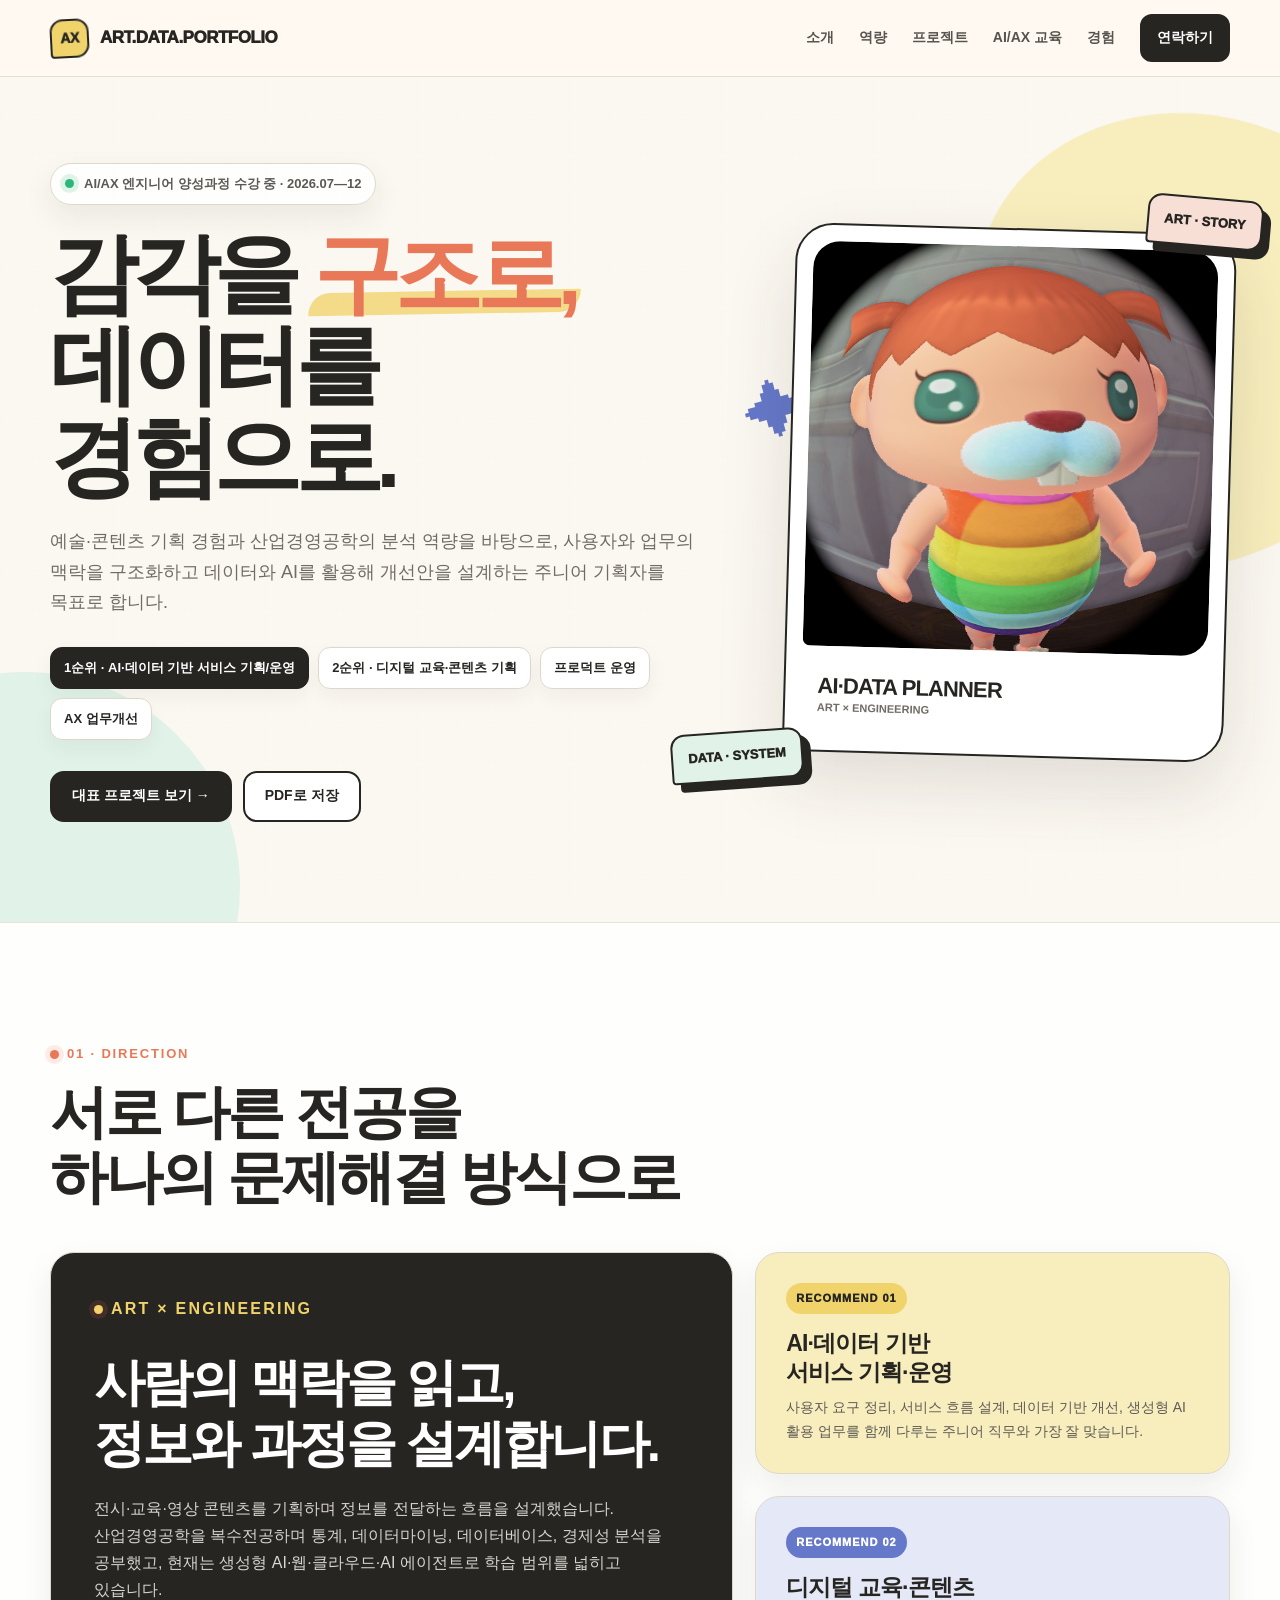
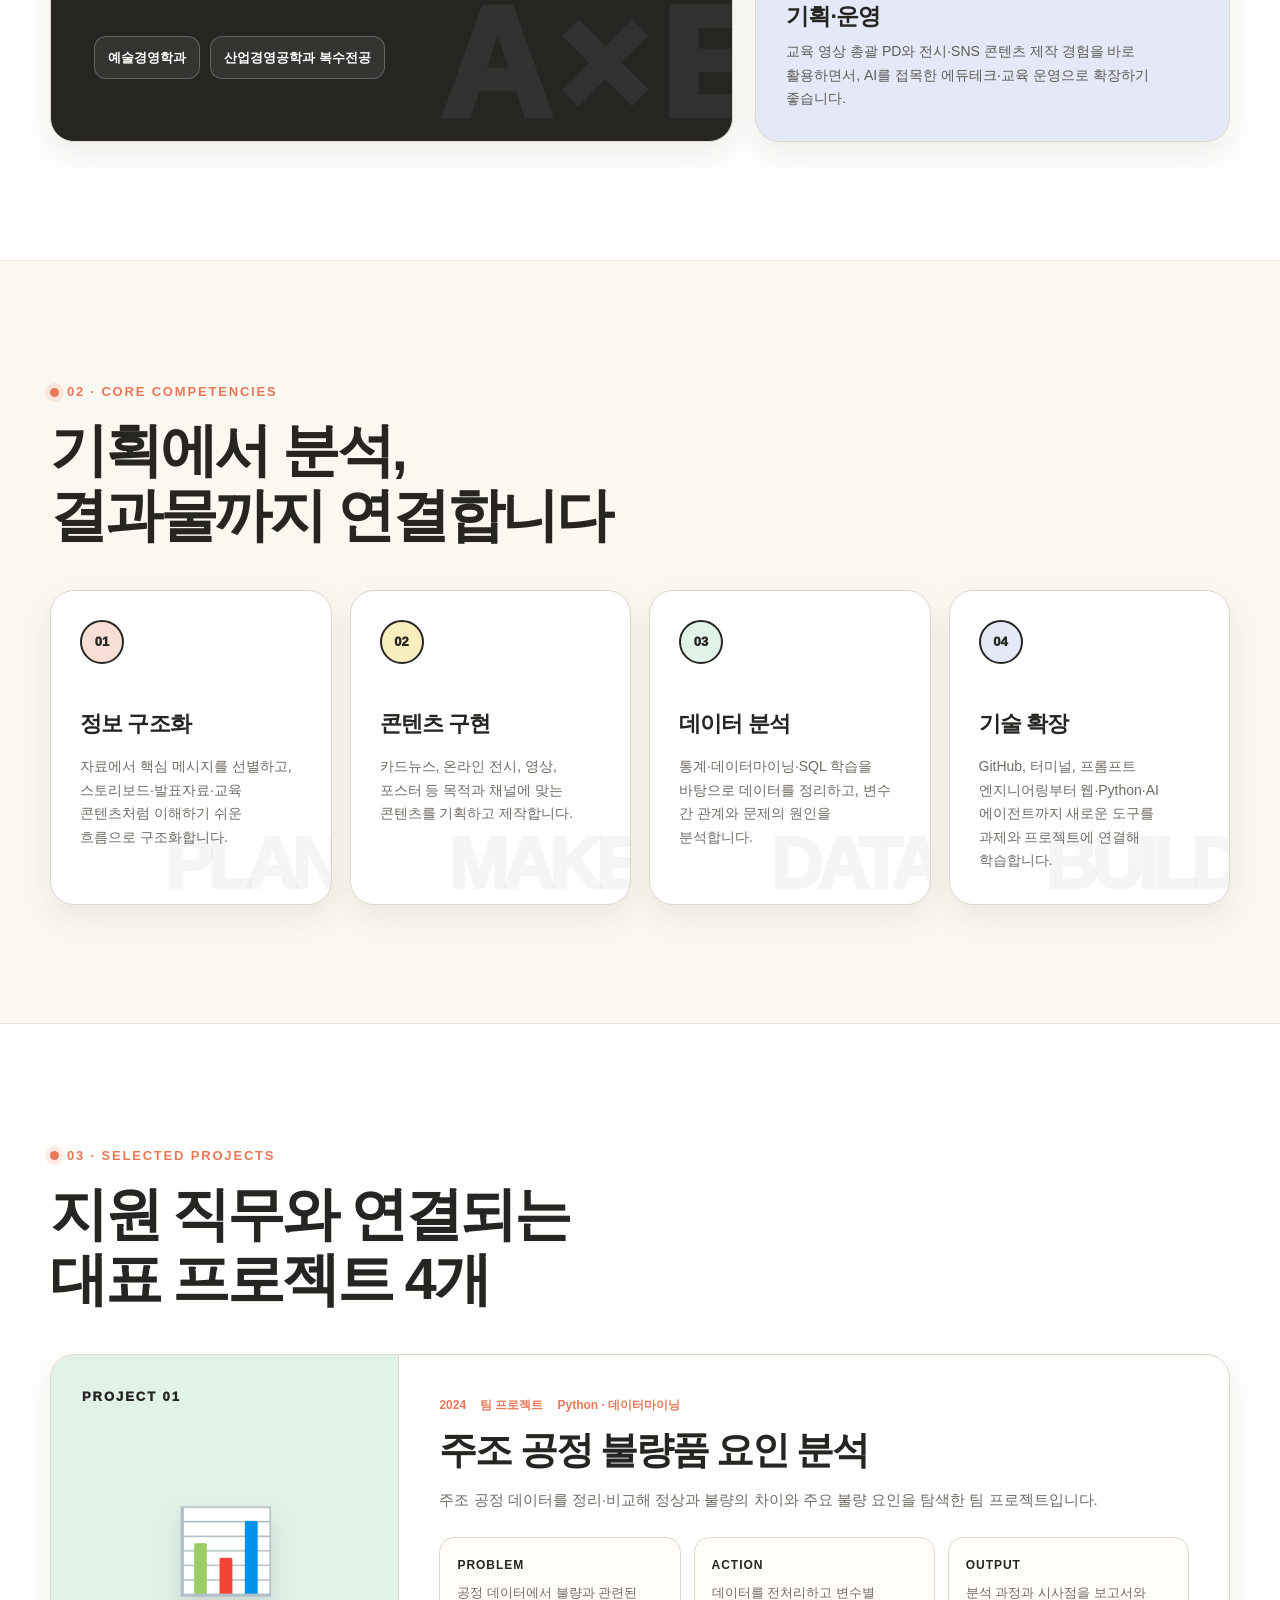
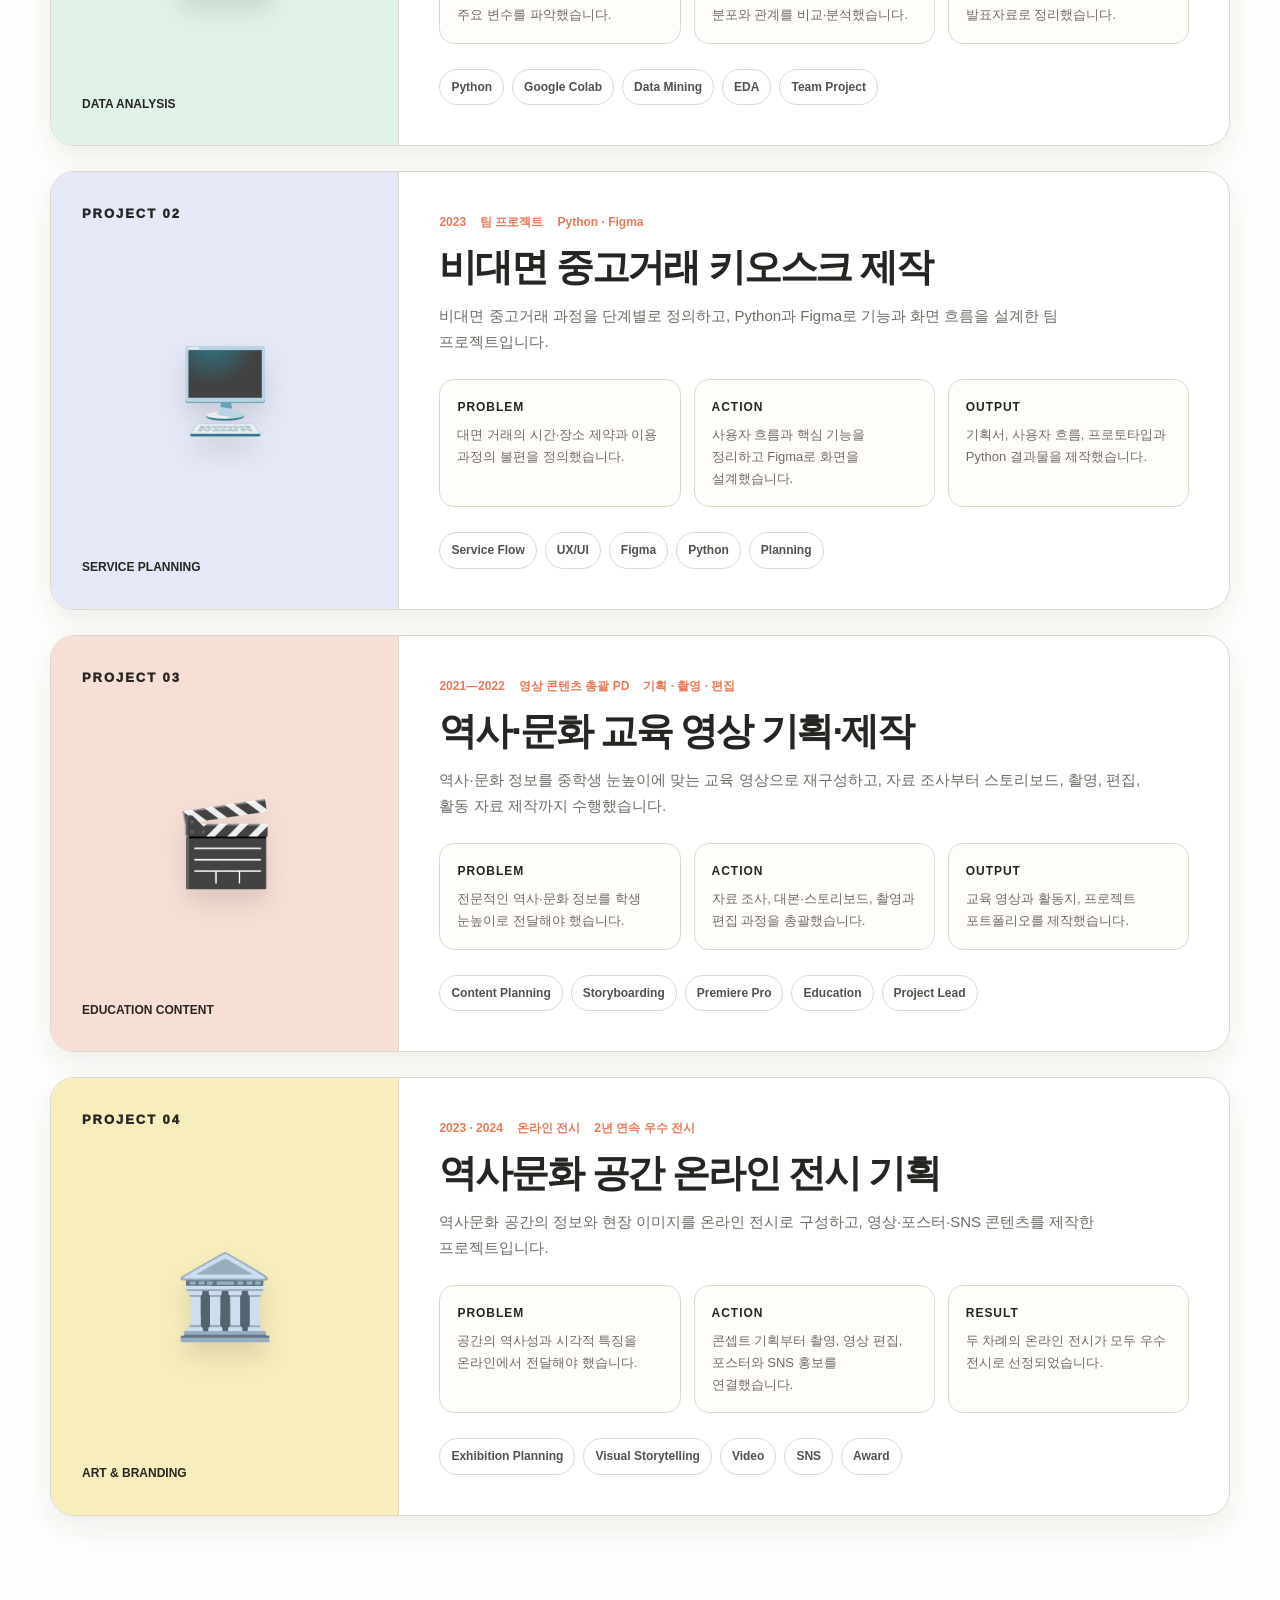
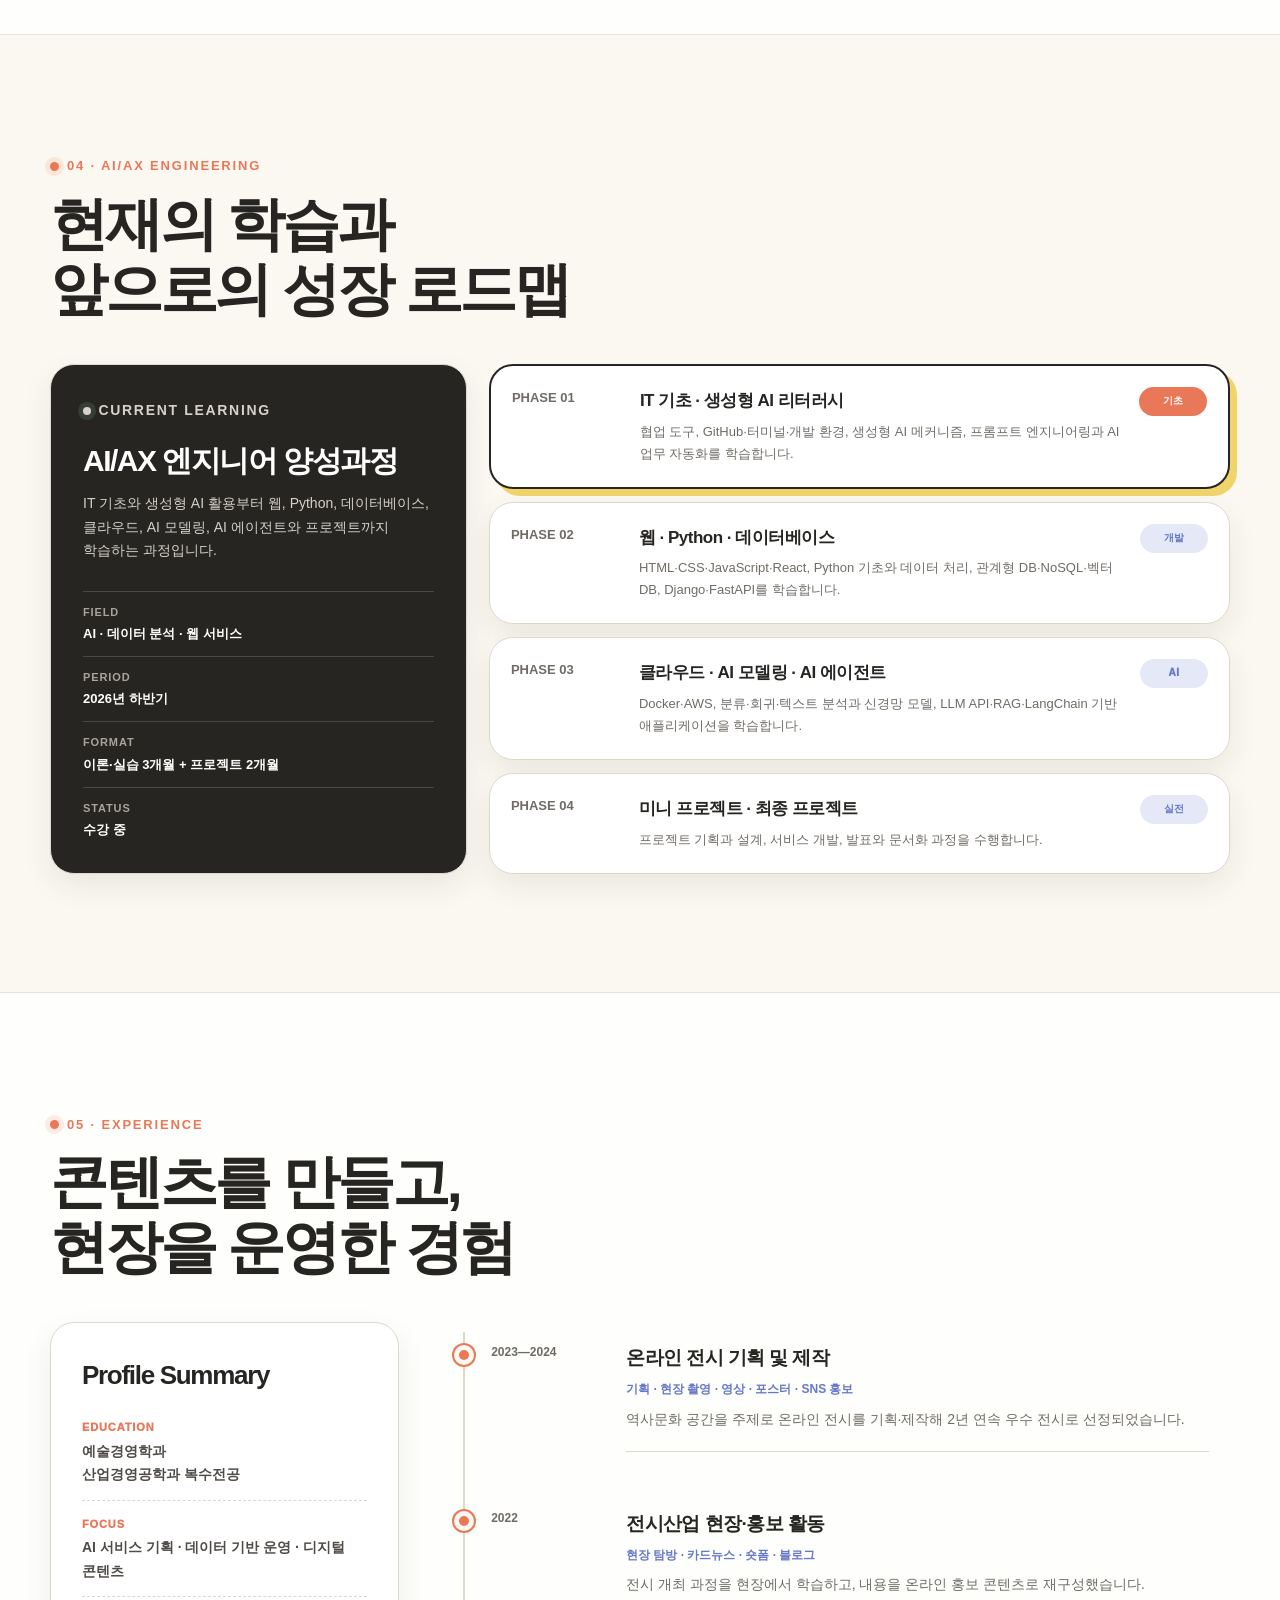
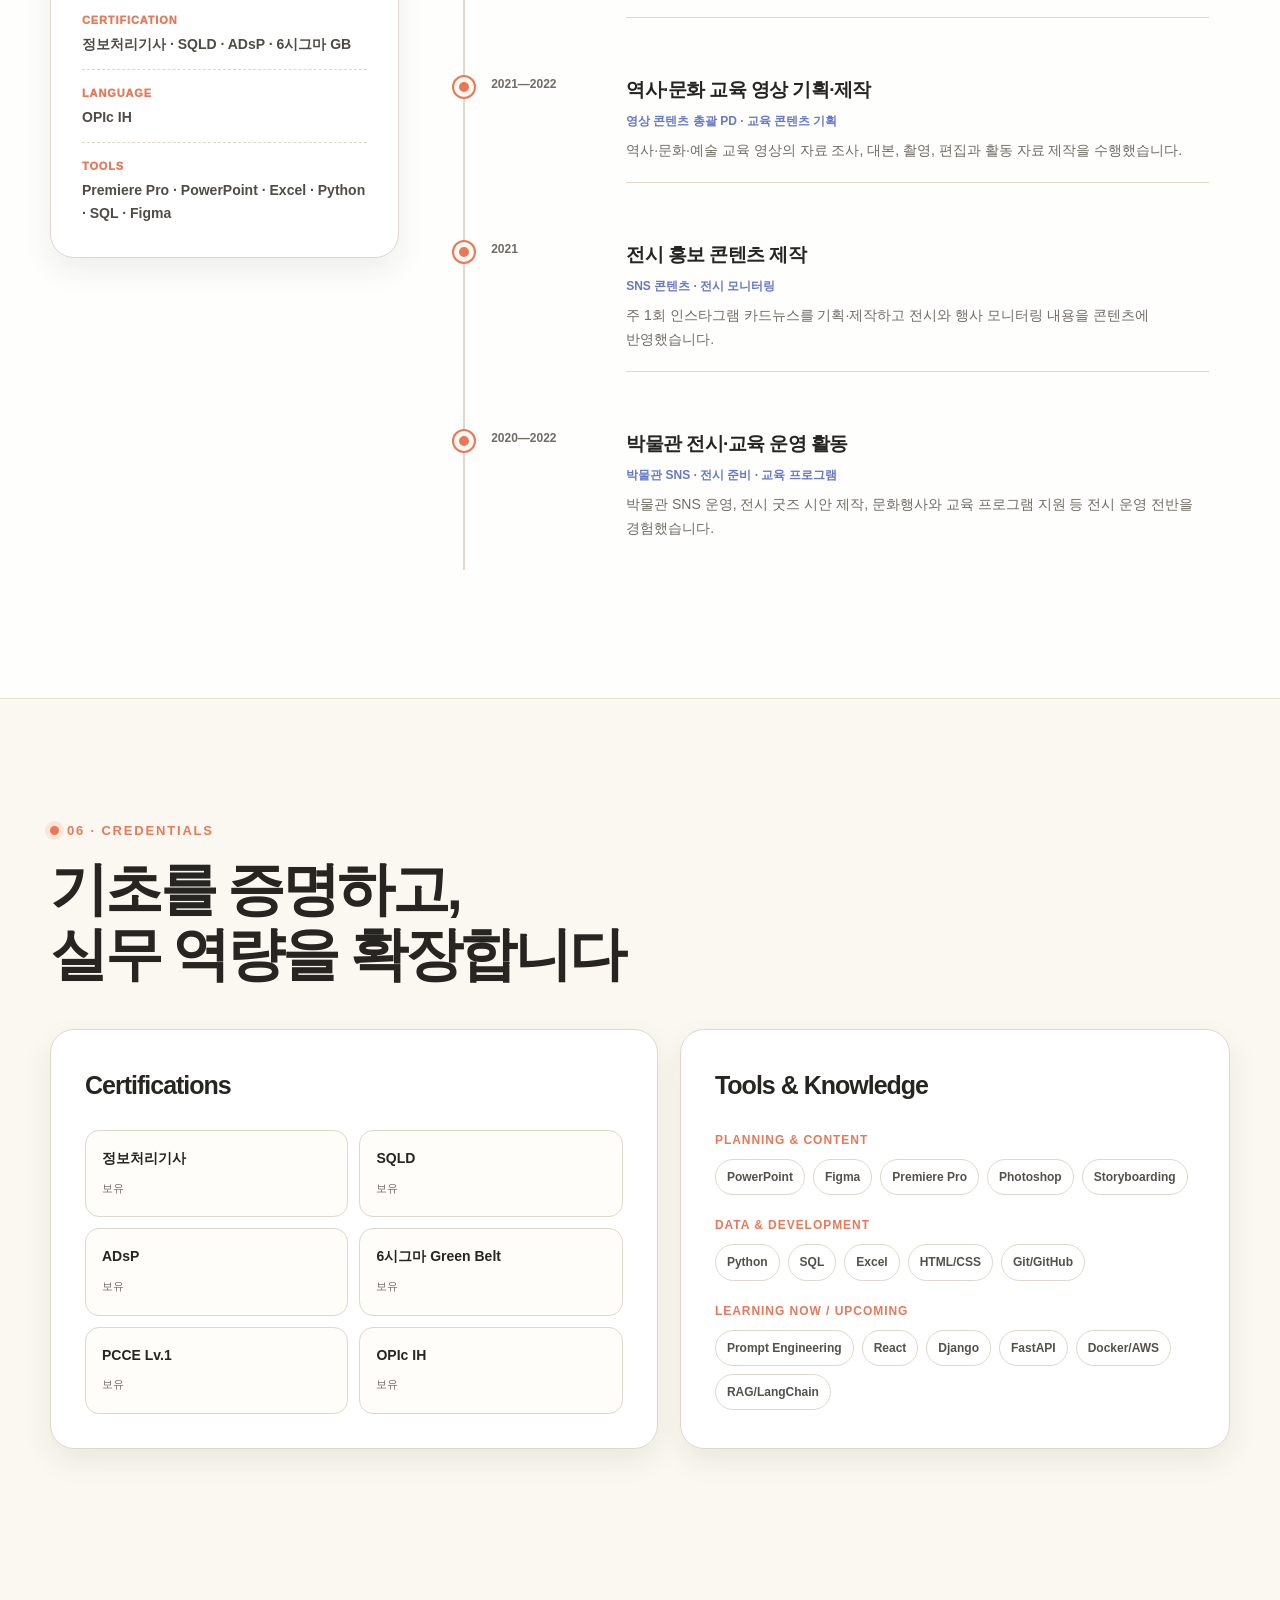
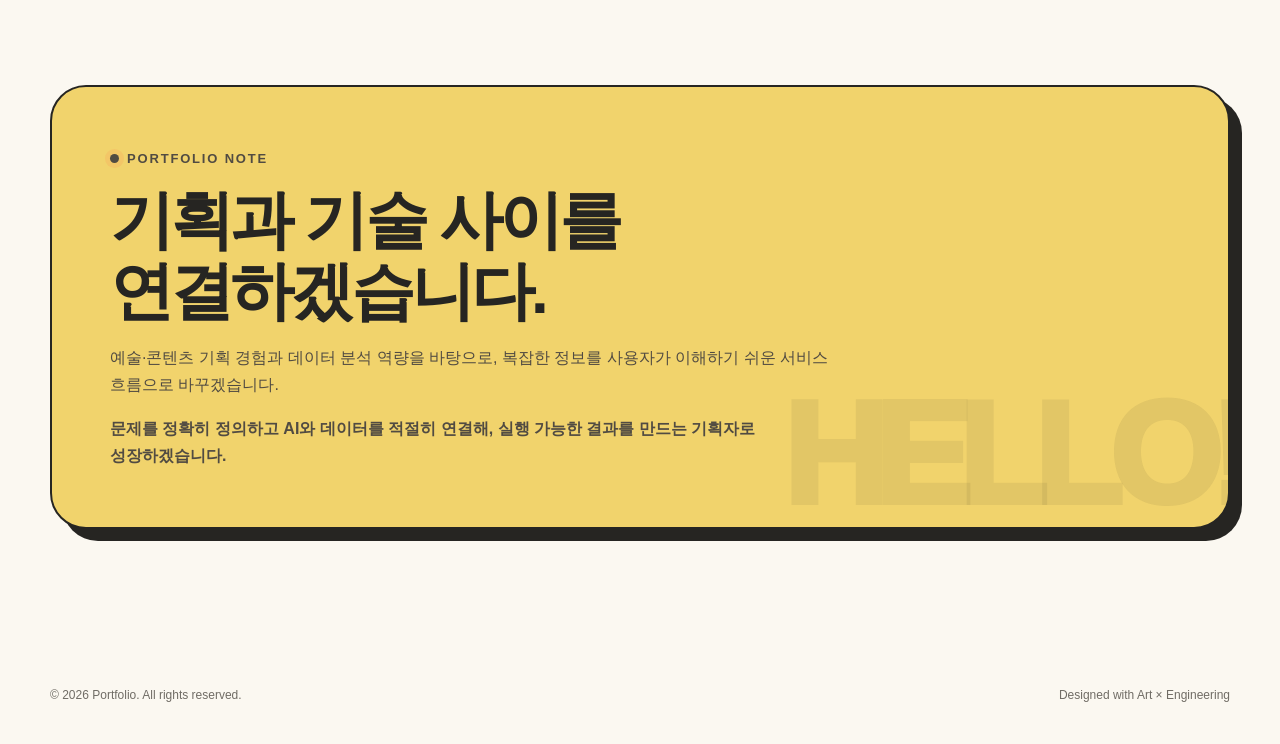
<file: aboutme.html>
<!DOCTYPE html>
<html lang="ko">
<head>
  <meta charset="UTF-8" />
  <meta name="viewport" content="width=device-width, initial-scale=1.0" />

  <meta
    name="description"
    content="예술·콘텐츠 기획 경험과 산업공학·데이터 역량을 연결한 취업용 포트폴리오"
  />

  <title>AI·데이터 기반 서비스 기획 포트폴리오</title>

  <style>
    /* =========================================================
       0. 디자인 토큰
       - 미술의 따뜻한 색감 + 공학의 정돈된 그리드를 결합했습니다.
    ========================================================== */
    :root {
      --ink: #262522;
      --muted: #706c65;
      --paper: #fbf8f1;
      --white: #ffffff;
      --line: #ded8cc;

      --coral: #e97858;
      --coral-soft: #f7dfd6;
      --mint: #91c9ae;
      --mint-soft: #e1f2e9;
      --yellow: #f1d36c;
      --yellow-soft: #f7edbd;
      --blue: #6578c9;
      --blue-soft: #e4e8f7;

      --shadow-sm: 0 12px 30px rgba(44, 39, 31, 0.08);
      --shadow-lg: 0 28px 70px rgba(44, 39, 31, 0.13);

      --radius-sm: 16px;
      --radius-md: 24px;
      --radius-lg: 36px;

      --max-width: 1180px;
    }

    /* =========================================================
       1. 기본 설정
    ========================================================== */
    * {
      box-sizing: border-box;
      margin: 0;
      padding: 0;
    }

    html {
      scroll-behavior: smooth;
      scroll-padding-top: 86px;
    }

    body {
      overflow-x: hidden;
      background: var(--paper);
      color: var(--ink);
      font-family:
        Pretendard,
        -apple-system,
        BlinkMacSystemFont,
        "Apple SD Gothic Neo",
        "Noto Sans KR",
        "Segoe UI",
        sans-serif;
      line-height: 1.68;
      word-break: keep-all;
    }

    body::before {
      content: "";
      position: fixed;
      inset: 0;
      z-index: -3;
      pointer-events: none;
      opacity: 0.2;
      background-image:
        linear-gradient(rgba(32, 32, 30, 0.035) 1px, transparent 1px),
        linear-gradient(90deg, rgba(32, 32, 30, 0.035) 1px, transparent 1px);
      background-size: 38px 38px;
    }

    a {
      color: inherit;
      text-decoration: none;
    }

    img {
      display: block;
      max-width: 100%;
    }

    button {
      border: 0;
      background: none;
      color: inherit;
      font: inherit;
      cursor: pointer;
    }

    ul {
      list-style: none;
    }

    ::selection {
      background: var(--yellow);
      color: var(--ink);
    }

    .container {
      width: min(var(--max-width), calc(100% - 40px));
      margin: 0 auto;
    }

    .section {
      padding: 118px 0;
    }

    .section-white {
      background: rgba(255, 255, 255, 0.78);
      border-block: 1px solid rgba(222, 216, 204, 0.72);
    }

    .eyebrow {
      display: inline-flex;
      align-items: center;
      gap: 8px;
      margin-bottom: 15px;
      color: var(--coral);
      font-size: 13px;
      font-weight: 900;
      letter-spacing: 0.14em;
      text-transform: uppercase;
    }

    .eyebrow::before {
      content: "";
      width: 9px;
      height: 9px;
      border-radius: 50%;
      background: currentColor;
      box-shadow: 0 0 0 5px rgba(255, 112, 72, 0.13);
    }

    .section-head {
      display: grid;
      grid-template-columns: 1fr;
      align-items: end;
      gap: 0;
      margin-bottom: 42px;
    }

    .section-title {
      max-width: 780px;
      font-size: clamp(36px, 4.5vw, 58px);
      line-height: 1.13;
      letter-spacing: -0.055em;
    }

    .section-desc {
      display: none;
    }

    .card {
      border: 1px solid var(--line);
      border-radius: var(--radius-md);
      background: var(--white);
      box-shadow: var(--shadow-sm);
    }

    .tag-list {
      display: flex;
      flex-wrap: wrap;
      gap: 8px;
    }

    .tag {
      padding: 7px 11px;
      border: 1px solid var(--line);
      border-radius: 999px;
      background: #fff;
      color: #54514c;
      font-size: 12px;
      font-weight: 800;
    }

    /* =========================================================
       2. 상단 내비게이션
    ========================================================== */
    .site-header {
      position: sticky;
      top: 0;
      z-index: 1000;
      border-bottom: 1px solid rgba(222, 216, 204, 0.8);
      background: rgba(255, 250, 242, 0.86);
      backdrop-filter: blur(16px);
    }

    .nav-wrap {
      min-height: 76px;
      display: flex;
      align-items: center;
      justify-content: space-between;
      gap: 30px;
    }

    .brand {
      display: inline-flex;
      align-items: center;
      gap: 11px;
      font-size: 17px;
      font-weight: 950;
      letter-spacing: -0.03em;
    }

    .brand-mark {
      width: 39px;
      height: 39px;
      display: grid;
      place-items: center;
      border: 2px solid var(--ink);
      border-radius: 13px 13px 13px 4px;
      background: var(--yellow);
      font-size: 14px;
      transform: rotate(-3deg);
    }

    .nav-links {
      display: flex;
      align-items: center;
      gap: 25px;
      color: #57534e;
      font-size: 14px;
      font-weight: 800;
    }

    .nav-links a {
      position: relative;
      padding: 7px 0;
    }

    .nav-links a:not(.nav-contact)::after {
      content: "";
      position: absolute;
      left: 0;
      bottom: 0;
      width: 0;
      height: 3px;
      border-radius: 999px;
      background: var(--coral);
      transition: width 0.22s ease;
    }

    .nav-links a:hover::after,
    .nav-links a.active::after {
      width: 100%;
    }

    .nav-contact {
      padding: 10px 15px !important;
      border: 2px solid var(--ink);
      border-radius: 12px;
      background: var(--ink);
      color: white;
      transition: transform 0.2s ease;
    }

    .nav-contact:hover {
      transform: translateY(-2px);
    }

    .menu-button {
      display: none;
      width: 42px;
      height: 42px;
      place-items: center;
      border: 1px solid var(--line);
      border-radius: 12px;
      background: white;
    }

    .menu-button span,
    .menu-button::before,
    .menu-button::after {
      content: "";
      display: block;
      width: 20px;
      height: 2px;
      margin: 4px auto;
      border-radius: 99px;
      background: var(--ink);
      transition: 0.2s ease;
    }

    /* =========================================================
       3. 첫 화면
    ========================================================== */
    .hero {
      position: relative;
      min-height: calc(100vh - 76px);
      display: flex;
      align-items: center;
      padding: 86px 0 100px;
      overflow: hidden;
    }

    .hero::before {
      content: "";
      position: absolute;
      top: 40px;
      right: -150px;
      z-index: -2;
      width: 470px;
      height: 470px;
      border-radius: 48% 52% 62% 38% / 42% 34% 66% 58%;
      background: var(--yellow-soft);
      transform: rotate(18deg);
    }

    .hero::after {
      content: "";
      position: absolute;
      bottom: -180px;
      left: -190px;
      z-index: -2;
      width: 430px;
      height: 430px;
      border-radius: 50%;
      background: var(--mint-soft);
    }

    .hero-grid {
      display: grid;
      grid-template-columns: minmax(0, 1.08fr) minmax(360px, 0.72fr);
      align-items: center;
      gap: 78px;
    }

    .hero-kicker {
      display: inline-flex;
      align-items: center;
      gap: 10px;
      margin-bottom: 23px;
      padding: 9px 14px;
      border: 1px solid var(--line);
      border-radius: 999px;
      background: rgba(255, 255, 255, 0.78);
      color: #5c5853;
      font-size: 13px;
      font-weight: 850;
      box-shadow: var(--shadow-sm);
    }

    .hero-kicker .live-dot {
      width: 9px;
      height: 9px;
      border-radius: 50%;
      background: #2cb779;
      box-shadow: 0 0 0 5px rgba(44, 183, 121, 0.15);
    }

    .hero h1 {
      max-width: 750px;
      margin-bottom: 24px;
      font-size: clamp(50px, 7.1vw, 88px);
      line-height: 1.04;
      letter-spacing: -0.073em;
    }

    .hero h1 .line-art {
      position: relative;
      display: inline-block;
      color: var(--coral);
    }

    .hero h1 .line-art::after {
      content: "";
      position: absolute;
      left: -2%;
      bottom: 5px;
      z-index: -1;
      width: 104%;
      height: 23px;
      border-radius: 999px 25px 999px 20px;
      background: var(--yellow);
      opacity: 0.78;
      transform: rotate(-1deg);
    }

    .hero-copy {
      max-width: 680px;
      margin-bottom: 30px;
      color: var(--muted);
      font-size: 18px;
    }

    .role-row {
      display: flex;
      flex-wrap: wrap;
      gap: 9px;
      margin-bottom: 31px;
    }

    .role-chip {
      padding: 9px 13px;
      border: 1px solid var(--line);
      border-radius: 12px;
      background: white;
      font-size: 13px;
      font-weight: 850;
      box-shadow: 0 8px 20px rgba(44, 39, 31, 0.05);
    }

    .role-chip.primary {
      border-color: var(--ink);
      background: var(--ink);
      color: white;
    }

    .hero-actions {
      display: flex;
      flex-wrap: wrap;
      gap: 11px;
    }

    .button {
      min-height: 51px;
      display: inline-flex;
      align-items: center;
      justify-content: center;
      gap: 9px;
      padding: 0 20px;
      border: 2px solid var(--ink);
      border-radius: 14px;
      font-size: 14px;
      font-weight: 900;
      transition:
        transform 0.2s ease,
        box-shadow 0.2s ease,
        background 0.2s ease;
    }

    .button:hover {
      transform: translateY(-3px);
      box-shadow: 0 13px 25px rgba(44, 39, 31, 0.14);
    }

    .button-dark {
      background: var(--ink);
      color: white;
    }

    .button-light {
      background: white;
    }

    .profile-zone {
      position: relative;
      width: min(100%, 455px);
      margin-inline: auto;
    }

    .profile-frame {
      position: relative;
      z-index: 2;
      padding: 16px;
      border: 2px solid var(--ink);
      border-radius: 38px 38px 38px 10px;
      background: white;
      box-shadow: var(--shadow-lg);
      transform: rotate(1.6deg);
      transition: transform 0.3s ease;
    }

    .profile-frame:hover {
      transform: rotate(0deg) translateY(-7px);
    }

    .photo-wrap {
      position: relative;
      overflow: hidden;
      aspect-ratio: 1 / 1;
      border-radius: 27px 27px 27px 7px;
      background: #111;
    }

    .profile-photo {
      width: 100%;
      height: 100%;
      object-fit: cover;
    }

    .profile-caption {
      position: relative;
      z-index: 5;
      display: grid;
      grid-template-columns: minmax(0, 1fr) auto;
      align-items: end;
      gap: 14px;
      padding: 27px 16px 17px;
    }

    .profile-caption strong {
      display: block;
      font-size: 22px;
      line-height: 1.15;
      letter-spacing: -0.04em;
      white-space: nowrap;
    }

    .profile-caption span {
      display: block;
      color: var(--muted);
      font-size: 11px;
      font-weight: 800;
      white-space: nowrap;
    }

    .caption-code {
      align-self: end;
      color: var(--coral) !important;
      font-family: ui-monospace, SFMono-Regular, Menlo, monospace;
      white-space: nowrap;
      font-size: 11px;
      line-height: 1;
      letter-spacing: -0.03em;
    }

    .profile-caption > div {
      min-width: 0;
    }

    .floating-note {
      position: absolute;
      z-index: 3;
      padding: 12px 15px;
      border: 2px solid var(--ink);
      border-radius: 14px 14px 14px 4px;
      font-size: 13px;
      font-weight: 950;
      box-shadow: 8px 8px 0 var(--ink);
      animation: float 3.4s ease-in-out infinite;
    }

    .floating-note.note-art {
      top: -31px;
      right: -33px;
      background: var(--coral-soft);
      transform: rotate(5deg);
    }

    .floating-note.note-data {
      bottom: -24px;
      left: -118px;
      background: var(--mint-soft);
      transform: rotate(-4deg);
      animation-delay: 0.7s;
    }

    .floating-star {
      position: absolute;
      top: 29%;
      left: -43px;
      z-index: 1;
      color: var(--blue);
      font-size: 62px;
      line-height: 1;
      transform: rotate(-15deg);
    }

    @keyframes float {
      0%, 100% { translate: 0 0; }
      50% { translate: 0 -9px; }
    }

    /* =========================================================
       4. 포지셔닝
    ========================================================== */
    .direction-grid {
      display: grid;
      grid-template-columns: 1.18fr 0.82fr;
      gap: 22px;
    }

    .direction-main {
      position: relative;
      overflow: hidden;
      min-height: 420px;
      padding: 43px;
      background: var(--ink);
      color: white;
    }

    .direction-main::after {
      content: "A × E";
      position: absolute;
      right: -15px;
      bottom: -55px;
      color: rgba(255, 255, 255, 0.06);
      font-size: 155px;
      font-weight: 950;
      letter-spacing: -0.1em;
    }

    .direction-main .mini-label {
      color: var(--yellow);
    }

    .direction-main h3 {
      position: relative;
      z-index: 1;
      max-width: 750px;
      margin: 15px 0 22px;
      font-size: clamp(32px, 4vw, 52px);
      line-height: 1.18;
      letter-spacing: -0.055em;
    }

    .direction-main p {
      position: relative;
      z-index: 1;
      max-width: 720px;
      color: #d8d4ce;
      font-size: 16px;
    }

    .degree-row {
      position: relative;
      z-index: 1;
      display: flex;
      flex-wrap: wrap;
      gap: 10px;
      margin-top: 32px;
    }

    .degree-pill {
      padding: 10px 13px;
      border: 1px solid rgba(255, 255, 255, 0.23);
      border-radius: 12px;
      background: rgba(255, 255, 255, 0.07);
      font-size: 13px;
      font-weight: 800;
    }

    .job-stack {
      display: grid;
      gap: 22px;
    }

    .job-card {
      min-height: 199px;
      padding: 30px;
      transition:
        transform 0.25s ease,
        box-shadow 0.25s ease;
    }

    .job-card:hover {
      transform: translateY(-6px);
      box-shadow: var(--shadow-lg);
    }

    .job-rank {
      display: inline-flex;
      margin-bottom: 15px;
      padding: 6px 10px;
      border-radius: 999px;
      font-size: 11px;
      font-weight: 950;
      letter-spacing: 0.09em;
    }

    .job-card.primary-job {
      background: var(--yellow-soft);
    }

    .job-card.secondary-job {
      background: var(--blue-soft);
    }

    .primary-job .job-rank {
      background: var(--yellow);
    }

    .secondary-job .job-rank {
      background: var(--blue);
      color: white;
    }

    .job-card h3 {
      margin-bottom: 9px;
      font-size: 23px;
      line-height: 1.27;
      letter-spacing: -0.04em;
    }

    .job-card p {
      color: #5f5b55;
      font-size: 14px;
    }

    /* =========================================================
       5. 핵심 역량
    ========================================================== */
    .strength-grid {
      display: grid;
      grid-template-columns: repeat(4, 1fr);
      gap: 18px;
    }

    .strength-card {
      position: relative;
      min-height: 315px;
      padding: 29px;
      overflow: hidden;
      transition:
        transform 0.25s ease,
        box-shadow 0.25s ease;
    }

    .strength-card:hover {
      transform: translateY(-7px);
      box-shadow: var(--shadow-lg);
    }

    .strength-no {
      display: inline-grid;
      width: 44px;
      height: 44px;
      place-items: center;
      margin-bottom: 42px;
      border: 2px solid var(--ink);
      border-radius: 50%;
      font-size: 13px;
      font-weight: 950;
    }

    .strength-card:nth-child(1) .strength-no { background: var(--coral-soft); }
    .strength-card:nth-child(2) .strength-no { background: var(--yellow-soft); }
    .strength-card:nth-child(3) .strength-no { background: var(--mint-soft); }
    .strength-card:nth-child(4) .strength-no { background: var(--blue-soft); }

    .strength-card h3 {
      margin-bottom: 12px;
      font-size: 22px;
      letter-spacing: -0.04em;
    }

    .strength-card p {
      color: var(--muted);
      font-size: 14px;
    }

    .strength-keyword {
      position: absolute;
      right: -7px;
      bottom: -21px;
      color: rgba(32, 32, 30, 0.045);
      font-size: 72px;
      font-weight: 950;
      letter-spacing: -0.08em;
    }

    /* =========================================================
       6. 프로젝트
    ========================================================== */
    .project-list {
      display: grid;
      gap: 25px;
    }

    .project {
      display: grid;
      grid-template-columns: 0.42fr 1fr;
      overflow: hidden;
      transition:
        transform 0.25s ease,
        box-shadow 0.25s ease;
    }

    .project:hover {
      transform: translateY(-6px);
      box-shadow: var(--shadow-lg);
    }

    .project-visual {
      position: relative;
      min-height: 370px;
      display: flex;
      flex-direction: column;
      justify-content: space-between;
      padding: 31px;
      border-right: 1px solid var(--line);
      overflow: hidden;
    }

    .project:nth-child(1) .project-visual { background: var(--mint-soft); }
    .project:nth-child(2) .project-visual { background: var(--blue-soft); }
    .project:nth-child(3) .project-visual { background: var(--coral-soft); }
    .project:nth-child(4) .project-visual { background: var(--yellow-soft); }

    .project-index {
      font-size: 13px;
      font-weight: 950;
      letter-spacing: 0.15em;
    }

    .project-symbol {
      align-self: center;
      font-size: 82px;
      filter: drop-shadow(0 14px 12px rgba(44, 39, 31, 0.13));
      transition: transform 0.3s ease;
    }

    .project:hover .project-symbol {
      transform: scale(1.08) rotate(-4deg);
    }

    .project-category {
      font-size: 12px;
      font-weight: 900;
    }

    .project-body {
      padding: 40px;
    }

    .project-meta {
      display: flex;
      flex-wrap: wrap;
      gap: 8px 14px;
      margin-bottom: 13px;
      color: var(--coral);
      font-size: 12px;
      font-weight: 900;
    }

    .project h3 {
      margin-bottom: 13px;
      font-size: clamp(27px, 3vw, 38px);
      line-height: 1.2;
      letter-spacing: -0.055em;
    }

    .project-summary {
      max-width: 720px;
      margin-bottom: 25px;
      color: var(--muted);
      font-size: 15px;
    }

    .case-grid {
      display: grid;
      grid-template-columns: repeat(3, 1fr);
      gap: 13px;
      margin-bottom: 25px;
    }

    .case-box {
      padding: 17px;
      border: 1px solid var(--line);
      border-radius: 15px;
      background: #fffdf9;
    }

    .case-box strong {
      display: block;
      margin-bottom: 7px;
      color: var(--ink);
      font-size: 12px;
      letter-spacing: 0.08em;
    }

    .case-box p {
      color: var(--muted);
      font-size: 13px;
    }

    /* =========================================================
       7. 교육 과정
    ========================================================== */
    .learning-dashboard {
      display: grid;
      grid-template-columns: 0.72fr 1.28fr;
      gap: 22px;
    }

    .status-card {
      position: sticky;
      top: 102px;
      align-self: start;
      padding: 32px;
      background: var(--ink);
      color: white;
    }

    .status-label {
      display: inline-flex;
      align-items: center;
      gap: 8px;
      margin-bottom: 19px;
      color: var(--mint);
      font-size: 12px;
      font-weight: 900;
      letter-spacing: 0.12em;
    }

    .status-label::before {
      content: "";
      width: 8px;
      height: 8px;
      border-radius: 50%;
      background: currentColor;
      box-shadow: 0 0 0 5px rgba(139, 214, 176, 0.14);
    }

    .status-card h3 {
      margin-bottom: 13px;
      font-size: 30px;
      line-height: 1.24;
      letter-spacing: -0.05em;
    }

    .status-card > p {
      color: #d6d1ca;
      font-size: 14px;
    }

    .status-progress {
      overflow: hidden;
      width: 100%;
      height: 10px;
      margin: 27px 0 10px;
      border-radius: 999px;
      background: rgba(255, 255, 255, 0.13);
    }

    .status-progress-bar {
      width: 0;
      height: 100%;
      border-radius: inherit;
      background: linear-gradient(90deg, var(--mint), var(--yellow));
      transition: width 1s ease;
    }

    .status-percent {
      color: var(--yellow);
      font-size: 13px;
      font-weight: 900;
    }

    .course-info {
      display: grid;
      gap: 11px;
      margin-top: 28px;
    }

    .course-info div {
      padding-top: 11px;
      border-top: 1px solid rgba(255, 255, 255, 0.16);
    }

    .course-info dt {
      margin-bottom: 2px;
      color: #aaa39b;
      font-size: 11px;
      font-weight: 900;
      letter-spacing: 0.08em;
    }

    .course-info dd {
      font-size: 13px;
      font-weight: 750;
    }

    .roadmap {
      display: grid;
      gap: 13px;
    }

    .roadmap-item {
      display: grid;
      grid-template-columns: 110px 1fr auto;
      align-items: start;
      gap: 18px;
      padding: 21px;
      transition:
        transform 0.2s ease,
        border-color 0.2s ease;
    }

    .roadmap-item:hover {
      transform: translateX(5px);
      border-color: #bcb3a5;
    }

    .roadmap-date {
      color: var(--muted);
      font-size: 12px;
      font-weight: 850;
    }

    .roadmap-item h3 {
      margin-bottom: 5px;
      font-size: 17px;
      letter-spacing: -0.03em;
    }

    .roadmap-item p {
      color: var(--muted);
      font-size: 13px;
    }

    .roadmap-state {
      min-width: 68px;
      padding: 6px 9px;
      border-radius: 999px;
      text-align: center;
      font-size: 10px;
      font-weight: 950;
      letter-spacing: 0.05em;
    }

    .roadmap-item.is-done {
      opacity: 0.72;
    }

    .roadmap-item.is-done .roadmap-state {
      background: #e9e6df;
      color: #69645d;
    }

    .roadmap-item.is-now {
      border: 2px solid var(--ink);
      box-shadow: 7px 7px 0 var(--yellow);
    }

    .roadmap-item.is-now .roadmap-state {
      background: var(--coral);
      color: white;
    }

    .roadmap-item.is-next .roadmap-state {
      background: var(--blue-soft);
      color: var(--blue);
    }

    /* =========================================================
       8. 경력·활동
    ========================================================== */
    .experience-grid {
      display: grid;
      grid-template-columns: 0.45fr 1fr;
      gap: 55px;
    }

    .profile-summary {
      align-self: start;
      padding: 31px;
    }

    .profile-summary h3 {
      margin-bottom: 20px;
      font-size: 26px;
      letter-spacing: -0.05em;
    }

    .profile-dl {
      display: grid;
      gap: 14px;
    }

    .profile-dl div {
      padding-bottom: 13px;
      border-bottom: 1px dashed var(--line);
    }

    .profile-dl div:last-child {
      padding-bottom: 0;
      border-bottom: 0;
    }

    .profile-dl dt {
      margin-bottom: 3px;
      color: var(--coral);
      font-size: 11px;
      font-weight: 950;
      letter-spacing: 0.08em;
    }

    .profile-dl dd {
      color: #4f4b46;
      font-size: 14px;
      font-weight: 750;
    }

    .timeline {
      position: relative;
      display: grid;
      gap: 16px;
    }

    .timeline::before {
      content: "";
      position: absolute;
      top: 10px;
      bottom: 10px;
      left: 9px;
      width: 2px;
      background: var(--line);
    }

    .timeline-item {
      position: relative;
      display: grid;
      grid-template-columns: 20px 118px 1fr;
      gap: 17px;
      padding: 20px 21px 20px 0;
    }

    .timeline-dot {
      z-index: 1;
      width: 20px;
      height: 20px;
      margin-top: 3px;
      border: 5px solid var(--paper);
      border-radius: 50%;
      background: var(--coral);
      box-shadow: 0 0 0 2px var(--coral);
    }

    .timeline-date {
      color: var(--muted);
      font-size: 12px;
      font-weight: 900;
    }

    .timeline-content {
      padding-bottom: 20px;
      border-bottom: 1px solid var(--line);
    }

    .timeline-item:last-child .timeline-content {
      border-bottom: 0;
    }

    .timeline-content h3 {
      margin-bottom: 5px;
      font-size: 19px;
      letter-spacing: -0.03em;
    }

    .timeline-content strong {
      display: block;
      margin-bottom: 8px;
      color: var(--blue);
      font-size: 12px;
    }

    .timeline-content p {
      color: var(--muted);
      font-size: 14px;
    }

    /* =========================================================
       9. 자격·도구
    ========================================================== */
    .credential-grid {
      display: grid;
      grid-template-columns: 1.05fr 0.95fr;
      gap: 22px;
    }

    .credential-card {
      padding: 34px;
    }

    .credential-card h3 {
      margin-bottom: 24px;
      font-size: 25px;
      letter-spacing: -0.04em;
    }

    .cert-list {
      display: grid;
      grid-template-columns: repeat(2, 1fr);
      gap: 11px;
    }

    .cert {
      padding: 16px;
      border: 1px solid var(--line);
      border-radius: 14px;
      background: #fffdf9;
    }

    .cert strong {
      display: block;
      margin-bottom: 3px;
      font-size: 14px;
    }

    .cert span {
      color: var(--muted);
      font-size: 11px;
    }

    .tool-groups {
      display: grid;
      gap: 20px;
    }

    .tool-group h4 {
      margin-bottom: 9px;
      color: var(--coral);
      font-size: 12px;
      letter-spacing: 0.08em;
    }

    /* =========================================================
       10. 연락처
    ========================================================== */
    .contact {
      position: relative;
      overflow: hidden;
    }

    .contact-box {
      position: relative;
      overflow: hidden;
      padding: 58px;
      border: 2px solid var(--ink);
      border-radius: var(--radius-lg);
      background: var(--yellow);
      box-shadow: 12px 12px 0 var(--ink);
    }

    .contact-box::after {
      content: "HELLO!";
      position: absolute;
      right: -15px;
      bottom: -50px;
      color: rgba(32, 32, 30, 0.07);
      font-size: 145px;
      font-weight: 950;
      letter-spacing: -0.09em;
    }

    .contact-content {
      position: relative;
      z-index: 1;
      display: grid;
      grid-template-columns: 1fr;
      align-items: end;
      gap: 24px;
    }

    .contact-box h2 {
      max-width: 760px;
      margin-bottom: 17px;
      font-size: clamp(38px, 5vw, 64px);
      line-height: 1.12;
      letter-spacing: -0.06em;
    }

    .contact-box p {
      max-width: 760px;
      color: #514b42;
    }

    .portfolio-goal {
      margin-top: 17px;
      font-weight: 750;
    }

    .contact-actions {
      display: grid;
      gap: 10px;
      min-width: 225px;
    }

    .contact-actions .button {
      width: 100%;
      background: white;
    }

    .contact-actions .button:first-child {
      background: var(--ink);
      color: white;
    }

    .privacy-note {
      display: none;
    }

    /* =========================================================
       11. 푸터 / 등장 효과
    ========================================================== */
    footer {
      padding: 38px 0;
      color: var(--muted);
      font-size: 12px;
    }

    .footer-wrap {
      display: flex;
      justify-content: space-between;
      gap: 20px;
    }

    .reveal {
      opacity: 0;
      transform: translateY(28px);
      transition:
        opacity 0.65s ease,
        transform 0.65s ease;
    }

    .reveal.visible {
      opacity: 1;
      transform: translateY(0);
    }

    /* =========================================================
       12. 반응형
    ========================================================== */
    @media (max-width: 1020px) {
      .hero-grid {
        grid-template-columns: 1fr;
        gap: 75px;
      }

      .hero-copy-area {
        text-align: center;
      }

      .hero-copy {
        margin-inline: auto;
      }

      .role-row,
      .hero-actions {
        justify-content: center;
      }

      .profile-zone {
        width: min(100%, 500px);
      }

      .direction-grid,
      .learning-dashboard,
      .credential-grid {
        grid-template-columns: 1fr;
      }

      .job-stack {
        grid-template-columns: repeat(2, 1fr);
      }

      .strength-grid {
        grid-template-columns: repeat(2, 1fr);
      }

      .status-card {
        position: static;
      }

      .experience-grid {
        grid-template-columns: 1fr;
        gap: 30px;
      }
    }

    @media (max-width: 760px) {
      .container {
        width: min(100% - 28px, var(--max-width));
      }

      .section {
        padding: 86px 0;
      }

      .section-head {
        grid-template-columns: 1fr;
        gap: 18px;
        margin-bottom: 36px;
      }

      .site-header {
        background: rgba(255, 250, 242, 0.94);
      }

      .nav-wrap {
        min-height: 67px;
      }

      .menu-button {
        display: grid;
      }

      .nav-links {
        position: absolute;
        top: 67px;
        right: 14px;
        left: 14px;
        display: none;
        flex-direction: column;
        align-items: stretch;
        gap: 4px;
        padding: 15px;
        border: 1px solid var(--line);
        border-radius: 17px;
        background: white;
        box-shadow: var(--shadow-lg);
      }

      .nav-links.open {
        display: flex;
      }

      .nav-links a {
        padding: 11px 13px;
        border-radius: 10px;
      }

      .nav-links a:hover {
        background: #f5f1e9;
      }

      .nav-links a::after {
        display: none;
      }

      .hero {
        min-height: auto;
        padding: 70px 0 90px;
      }

      .hero h1 {
        font-size: clamp(46px, 14vw, 67px);
      }

      .hero-copy {
        font-size: 16px;
      }

      .floating-note.note-art {
        right: -5px;
      }

      .floating-note.note-data {
        left: -8px;
        bottom: -20px;
      }

      .floating-star {
        display: none;
      }

      .direction-main,
      .credential-card {
        padding: 28px;
      }

      .job-stack,
      .strength-grid {
        grid-template-columns: 1fr;
      }

      .strength-card {
        min-height: 250px;
      }

      .project {
        grid-template-columns: 1fr;
      }

      .project-visual {
        min-height: 230px;
        border-right: 0;
        border-bottom: 1px solid var(--line);
      }

      .project-body {
        padding: 27px;
      }

      .case-grid {
        grid-template-columns: 1fr;
      }

      .roadmap-item {
        grid-template-columns: 1fr auto;
        gap: 8px 15px;
      }

      .roadmap-date {
        grid-column: 1 / -1;
      }

      .timeline-item {
        grid-template-columns: 20px 1fr;
      }

      .timeline-date {
        grid-column: 2;
      }

      .timeline-content {
        grid-column: 2;
      }

      .cert-list {
        grid-template-columns: 1fr;
      }

      .contact-box {
        padding: 37px 25px;
        box-shadow: 7px 7px 0 var(--ink);
      }

      .contact-content {
        grid-template-columns: 1fr;
      }

      .contact-actions {
        min-width: 0;
      }

      .footer-wrap {
        flex-direction: column;
      }
    }

    /* =========================================================
       13. 인쇄 / PDF 저장
    ========================================================== */
    @media print {
      body {
        background: white;
      }

      body::before,
      .site-header,
      .hero::before,
      .hero::after,
      .floating-note,
      .floating-star,
      .hero-actions,
      .contact-actions,
      footer {
        display: none !important;
      }

      .section,
      .hero {
        min-height: auto;
        padding: 28px 0;
      }

      .card,
      .profile-frame,
      .contact-box {
        break-inside: avoid;
        box-shadow: none !important;
      }

      .reveal {
        opacity: 1 !important;
        transform: none !important;
      }

      .project {
        grid-template-columns: 0.35fr 1fr;
      }
    }
  </style>
</head>

<body>
  <!-- =======================================================
       상단 메뉴
  ======================================================== -->
  <header class="site-header">
    <div class="container nav-wrap">
      <a class="brand" href="#top">
        <span class="brand-mark">AX</span>
        <span>ART.DATA.PORTFOLIO</span>
      </a>

      <button
        class="menu-button"
        type="button"
        aria-label="모바일 메뉴 열기"
        aria-expanded="false"
      >
        <span></span>
      </button>

      <nav class="nav-links" aria-label="주요 메뉴">
        <a href="#direction">소개</a>
        <a href="#strengths">역량</a>
        <a href="#projects">프로젝트</a>
        <a href="#learning">AI/AX 교육</a>
        <a href="#experience">경험</a>
        <a class="nav-contact" href="#contact">연락하기</a>
      </nav>
    </div>
  </header>

  <main id="top">
    <!-- =====================================================
         HERO
    ====================================================== -->
    <section class="hero">
      <div class="container hero-grid">
        <div class="hero-copy-area reveal">
          <p class="hero-kicker">
            <span class="live-dot"></span>
            AI/AX 엔지니어 양성과정 수강 중 · 2026.07—12
          </p>

          <h1>
            감각을 <span class="line-art">구조로,</span><br />
            데이터를 경험으로.
          </h1>

          <p class="hero-copy">
            예술·콘텐츠 기획 경험과 산업경영공학의 분석 역량을 바탕으로,
            사용자와 업무의 맥락을 구조화하고 데이터와 AI를 활용해
            개선안을 설계하는 주니어 기획자를 목표로 합니다.
          </p>

          <div class="role-row" aria-label="관심 지원 직무">
            <span class="role-chip primary">1순위 · AI·데이터 기반 서비스 기획/운영</span>
            <span class="role-chip">2순위 · 디지털 교육·콘텐츠 기획</span>
            <span class="role-chip">프로덕트 운영</span>
            <span class="role-chip">AX 업무개선</span>
          </div>

          <div class="hero-actions">
            <a class="button button-dark" href="#projects">대표 프로젝트 보기 →</a>
            <button class="button button-light" id="printButton" type="button">
              PDF로 저장
            </button>
          </div>
        </div>

        <div class="profile-zone reveal">
          <span class="floating-star" aria-hidden="true">✦</span>
          <span class="floating-note note-art">ART · STORY</span>
          <span class="floating-note note-data">DATA · SYSTEM</span>

          <article class="profile-frame">
            <div class="photo-wrap">
              <!--
                현재 폴더 구조
                aboutme.html
                images/photo02.jpeg
              -->
              <img
                class="profile-photo"
                src="./images/photo02.jpeg"
                alt="포트폴리오 프로필 이미지"
              />
            </div>

            <div class="profile-caption">
              <div>
                <strong>AI·DATA PLANNER</strong>
                <span>ART × ENGINEERING</span>
              </div>
            
            </div>
          </article>
        </div>
      </div>
    </section>

    <!-- =====================================================
         DIRECTION
    ====================================================== -->
    <section class="section section-white" id="direction">
      <div class="container">
        <div class="section-head reveal">
          <div>
            <p class="eyebrow">01 · Direction</p>
            <h2 class="section-title">서로 다른 전공을<br />하나의 문제해결 방식으로</h2>
          </div>

          <p class="section-desc">
            가장 즉시 활용하기 좋은 강점은 콘텐츠를 이해하기 쉽게 구조화하는
            능력입니다. 여기에 데이터 분석과 AI/AX 기술을 더해 서비스 기획과
            운영 개선 영역으로 확장하고 있습니다.
          </p>
        </div>

        <div class="direction-grid">
          <article class="direction-main card reveal">
            <p class="eyebrow mini-label">ART × ENGINEERING</p>

            <h3>
              사람의 맥락을 읽고,<br />
              정보와 과정을 설계합니다.
            </h3>

            <p>
              전시·교육·영상 콘텐츠를 기획하며 정보를 전달하는 흐름을 설계했습니다.
              산업경영공학을 복수전공하며 통계, 데이터마이닝, 데이터베이스,
              경제성 분석을 공부했고, 현재는 생성형 AI·웹·클라우드·AI 에이전트로
              학습 범위를 넓히고 있습니다.
            </p>

            <div class="degree-row">
              <span class="degree-pill">예술경영학과</span>
              <span class="degree-pill">산업경영공학과 복수전공</span>
            </div>
          </article>

          <div class="job-stack">
            <article class="job-card primary-job card reveal">
              <span class="job-rank">RECOMMEND 01</span>
              <h3>AI·데이터 기반<br />서비스 기획·운영</h3>
              <p>
                사용자 요구 정리, 서비스 흐름 설계, 데이터 기반 개선,
                생성형 AI 활용 업무를 함께 다루는 주니어 직무와 가장 잘 맞습니다.
              </p>
            </article>

            <article class="job-card secondary-job card reveal">
              <span class="job-rank">RECOMMEND 02</span>
              <h3>디지털 교육·콘텐츠<br />기획·운영</h3>
              <p>
                교육 영상 총괄 PD와 전시·SNS 콘텐츠 제작 경험을 바로 활용하면서,
                AI를 접목한 에듀테크·교육 운영으로 확장하기 좋습니다.
              </p>
            </article>
          </div>
        </div>
      </div>
    </section>

    <!-- =====================================================
         STRENGTHS
    ====================================================== -->
    <section class="section" id="strengths">
      <div class="container">
        <div class="section-head reveal">
          <div>
            <p class="eyebrow">02 · Core Competencies</p>
            <h2 class="section-title">기획에서 분석,<br />결과물까지 연결합니다</h2>
          </div>

          <p class="section-desc">
            성격을 추상적으로 설명하기보다 실제 프로젝트에서 반복적으로
            수행한 행동을 네 가지 역량으로 정리했습니다.
          </p>
        </div>

        <div class="strength-grid">
          <article class="strength-card card reveal">
            <span class="strength-no">01</span>
            <h3>정보 구조화</h3>
            <p>
              자료에서 핵심 메시지를 선별하고, 스토리보드·발표자료·교육 콘텐츠처럼
              이해하기 쉬운 흐름으로 구조화합니다.
            </p>
            <span class="strength-keyword">PLAN</span>
          </article>

          <article class="strength-card card reveal">
            <span class="strength-no">02</span>
            <h3>콘텐츠 구현</h3>
            <p>
              카드뉴스, 온라인 전시, 영상, 포스터 등 목적과 채널에 맞는
              콘텐츠를 기획하고 제작합니다.
            </p>
            <span class="strength-keyword">MAKE</span>
          </article>

          <article class="strength-card card reveal">
            <span class="strength-no">03</span>
            <h3>데이터 분석</h3>
            <p>
              통계·데이터마이닝·SQL 학습을 바탕으로 데이터를 정리하고,
              변수 간 관계와 문제의 원인을 분석합니다.
            </p>
            <span class="strength-keyword">DATA</span>
          </article>

          <article class="strength-card card reveal">
            <span class="strength-no">04</span>
            <h3>기술 확장</h3>
            <p>
              GitHub, 터미널, 프롬프트 엔지니어링부터 웹·Python·AI 에이전트까지
              새로운 도구를 과제와 프로젝트에 연결해 학습합니다.
            </p>
            <span class="strength-keyword">BUILD</span>
          </article>
        </div>
      </div>
    </section>

    <!-- =====================================================
         PROJECTS
    ====================================================== -->
    <section class="section section-white" id="projects">
      <div class="container">
        <div class="section-head reveal">
          <div>
            <p class="eyebrow">03 · Selected Projects</p>
            <h2 class="section-title">지원 직무와 연결되는<br />대표 프로젝트 4개</h2>
          </div>

          <p class="section-desc">
            데이터 분석, 서비스 흐름 설계, 교육 콘텐츠 총괄, 전시 기획까지
            예술과 공학의 두 축이 모두 드러나는 경험을 선별했습니다.
          </p>
        </div>

        <div class="project-list">
          <!-- 프로젝트 1 -->
          <article class="project card reveal">
            <div class="project-visual">
              <span class="project-index">PROJECT 01</span>
              <span class="project-symbol" aria-hidden="true">📊</span>
              <span class="project-category">DATA ANALYSIS</span>
            </div>

            <div class="project-body">
              <div class="project-meta">
                <span>2024</span>
                <span>팀 프로젝트</span>
                <span>Python · 데이터마이닝</span>
              </div>

              <h3>주조 공정 불량품 요인 분석</h3>

              <p class="project-summary">
                주조 공정 데이터를 정리·비교해 정상과 불량의 차이와
                주요 불량 요인을 탐색한 팀 프로젝트입니다.
              </p>

              <div class="case-grid">
                <div class="case-box">
                  <strong>PROBLEM</strong>
                  <p>공정 데이터에서 불량과 관련된 주요 변수를 파악했습니다.</p>
                </div>

                <div class="case-box">
                  <strong>ACTION</strong>
                  <p>데이터를 전처리하고 변수별 분포와 관계를 비교·분석했습니다.</p>
                </div>

                <div class="case-box">
                  <strong>OUTPUT</strong>
                  <p>분석 과정과 시사점을 보고서와 발표자료로 정리했습니다.</p>
                </div>
              </div>

              <div class="tag-list">
                <span class="tag">Python</span>
                <span class="tag">Google Colab</span>
                <span class="tag">Data Mining</span>
                <span class="tag">EDA</span>
                <span class="tag">Team Project</span>
              </div>
            </div>
          </article>

          <!-- 프로젝트 2 -->
          <article class="project card reveal">
            <div class="project-visual">
              <span class="project-index">PROJECT 02</span>
              <span class="project-symbol" aria-hidden="true">🖥️</span>
              <span class="project-category">SERVICE PLANNING</span>
            </div>

            <div class="project-body">
              <div class="project-meta">
                <span>2023</span>
                <span>팀 프로젝트</span>
                <span>Python · Figma</span>
              </div>

              <h3>비대면 중고거래 키오스크 제작</h3>

              <p class="project-summary">
                비대면 중고거래 과정을 단계별로 정의하고,
                Python과 Figma로 기능과 화면 흐름을 설계한 팀 프로젝트입니다.
              </p>

              <div class="case-grid">
                <div class="case-box">
                  <strong>PROBLEM</strong>
                  <p>대면 거래의 시간·장소 제약과 이용 과정의 불편을 정의했습니다.</p>
                </div>

                <div class="case-box">
                  <strong>ACTION</strong>
                  <p>사용자 흐름과 핵심 기능을 정리하고 Figma로 화면을 설계했습니다.</p>
                </div>

                <div class="case-box">
                  <strong>OUTPUT</strong>
                  <p>기획서, 사용자 흐름, 프로토타입과 Python 결과물을 제작했습니다.</p>
                </div>
              </div>

              <div class="tag-list">
                <span class="tag">Service Flow</span>
                <span class="tag">UX/UI</span>
                <span class="tag">Figma</span>
                <span class="tag">Python</span>
                <span class="tag">Planning</span>
              </div>
            </div>
          </article>

          <!-- 프로젝트 3 -->
          <article class="project card reveal">
            <div class="project-visual">
              <span class="project-index">PROJECT 03</span>
              <span class="project-symbol" aria-hidden="true">🎬</span>
              <span class="project-category">EDUCATION CONTENT</span>
            </div>

            <div class="project-body">
              <div class="project-meta">
                <span>2021—2022</span>
                <span>영상 콘텐츠 총괄 PD</span>
                <span>기획 · 촬영 · 편집</span>
              </div>

              <h3>역사·문화 교육 영상 기획·제작</h3>

              <p class="project-summary">
                역사·문화 정보를 중학생 눈높이에 맞는 교육 영상으로 재구성하고,
                자료 조사부터 스토리보드, 촬영, 편집, 활동 자료 제작까지 수행했습니다.
              </p>

              <div class="case-grid">
                <div class="case-box">
                  <strong>PROBLEM</strong>
                  <p>전문적인 역사·문화 정보를 학생 눈높이로 전달해야 했습니다.</p>
                </div>

                <div class="case-box">
                  <strong>ACTION</strong>
                  <p>자료 조사, 대본·스토리보드, 촬영과 편집 과정을 총괄했습니다.</p>
                </div>

                <div class="case-box">
                  <strong>OUTPUT</strong>
                  <p>교육 영상과 활동지, 프로젝트 포트폴리오를 제작했습니다.</p>
                </div>
              </div>

              <div class="tag-list">
                <span class="tag">Content Planning</span>
                <span class="tag">Storyboarding</span>
                <span class="tag">Premiere Pro</span>
                <span class="tag">Education</span>
                <span class="tag">Project Lead</span>
              </div>
            </div>
          </article>

          <!-- 프로젝트 4 -->
          <article class="project card reveal">
            <div class="project-visual">
              <span class="project-index">PROJECT 04</span>
              <span class="project-symbol" aria-hidden="true">🏛️</span>
              <span class="project-category">ART & BRANDING</span>
            </div>

            <div class="project-body">
              <div class="project-meta">
                <span>2023 · 2024</span>
                <span>온라인 전시</span>
                <span>2년 연속 우수 전시</span>
              </div>

              <h3>역사문화 공간 온라인 전시 기획</h3>

              <p class="project-summary">
                역사문화 공간의 정보와 현장 이미지를 온라인 전시로 구성하고,
                영상·포스터·SNS 콘텐츠를 제작한 프로젝트입니다.
              </p>

              <div class="case-grid">
                <div class="case-box">
                  <strong>PROBLEM</strong>
                  <p>공간의 역사성과 시각적 특징을 온라인에서 전달해야 했습니다.</p>
                </div>

                <div class="case-box">
                  <strong>ACTION</strong>
                  <p>콘셉트 기획부터 촬영, 영상 편집, 포스터와 SNS 홍보를 연결했습니다.</p>
                </div>

                <div class="case-box">
                  <strong>RESULT</strong>
                  <p>두 차례의 온라인 전시가 모두 우수 전시로 선정되었습니다.</p>
                </div>
              </div>

              <div class="tag-list">
                <span class="tag">Exhibition Planning</span>
                <span class="tag">Visual Storytelling</span>
                <span class="tag">Video</span>
                <span class="tag">SNS</span>
                <span class="tag">Award</span>
              </div>
            </div>
          </article>
        </div>
      </div>
    </section>

    <!-- =====================================================
         AI/AX EDUCATION
    ====================================================== -->
    <section class="section" id="learning">
      <div class="container">
        <div class="section-head reveal">
          <div>
            <p class="eyebrow">04 · AI/AX Engineering</p>
            <h2 class="section-title">현재의 학습과<br />앞으로의 성장 로드맵</h2>
          </div>

          <p class="section-desc">
            공개 페이지에는 교육기관명과 세부 일정을 표시하지 않고,
            제공한 교육 일정표에 적힌 학습 내용만 단계별로 정리했습니다.
            아직 배우지 않은 기술은 보유 역량으로 표현하지 않았습니다.
          </p>
        </div>

        <div class="learning-dashboard">
          <aside class="status-card card reveal">
            <p class="status-label">CURRENT LEARNING</p>
            <h3>AI/AX 엔지니어 양성과정</h3>
            <p>
              IT 기초와 생성형 AI 활용부터 웹, Python, 데이터베이스,
              클라우드, AI 모델링, AI 에이전트와 프로젝트까지 학습하는 과정입니다.
            </p>

            <dl class="course-info">
              <div>
                <dt>FIELD</dt>
                <dd>AI · 데이터 분석 · 웹 서비스</dd>
              </div>

              <div>
                <dt>PERIOD</dt>
                <dd>2026년 하반기</dd>
              </div>

              <div>
                <dt>FORMAT</dt>
                <dd>이론·실습 3개월 + 프로젝트 2개월</dd>
              </div>

              <div>
                <dt>STATUS</dt>
                <dd>수강 중</dd>
              </div>
            </dl>
          </aside>

          <div class="roadmap">
            <article class="roadmap-item card reveal is-now">
              <p class="roadmap-date">PHASE 01</p>
              <div>
                <h3>IT 기초 · 생성형 AI 리터러시</h3>
                <p>
                  협업 도구, GitHub·터미널·개발 환경, 생성형 AI 메커니즘,
                  프롬프트 엔지니어링과 AI 업무 자동화를 학습합니다.
                </p>
              </div>
              <span class="roadmap-state">기초</span>
            </article>

            <article class="roadmap-item card reveal is-next">
              <p class="roadmap-date">PHASE 02</p>
              <div>
                <h3>웹 · Python · 데이터베이스</h3>
                <p>
                  HTML·CSS·JavaScript·React, Python 기초와 데이터 처리,
                  관계형 DB·NoSQL·벡터 DB, Django·FastAPI를 학습합니다.
                </p>
              </div>
              <span class="roadmap-state">개발</span>
            </article>

            <article class="roadmap-item card reveal is-next">
              <p class="roadmap-date">PHASE 03</p>
              <div>
                <h3>클라우드 · AI 모델링 · AI 에이전트</h3>
                <p>
                  Docker·AWS, 분류·회귀·텍스트 분석과 신경망 모델,
                  LLM API·RAG·LangChain 기반 애플리케이션을 학습합니다.
                </p>
              </div>
              <span class="roadmap-state">AI</span>
            </article>

            <article class="roadmap-item card reveal is-next">
              <p class="roadmap-date">PHASE 04</p>
              <div>
                <h3>미니 프로젝트 · 최종 프로젝트</h3>
                <p>
                  프로젝트 기획과 설계, 서비스 개발, 발표와 문서화 과정을 수행합니다.
                </p>
              </div>
              <span class="roadmap-state">실전</span>
            </article>
          </div>
        </div>
      </div>
    </section>

    <!-- =====================================================
         EXPERIENCE
    ====================================================== -->
    <section class="section section-white" id="experience">
      <div class="container">
        <div class="section-head reveal">
          <div>
            <p class="eyebrow">05 · Experience</p>
            <h2 class="section-title">콘텐츠를 만들고,<br />현장을 운영한 경험</h2>
          </div>

          <p class="section-desc">
            지원 방향과 연결되는 기획·콘텐츠·전시·교육 경험을 중심으로
            구성했으며, 공개 페이지에서는 기관과 프로그램의 고유명칭을 줄였습니다.
          </p>
        </div>

        <div class="experience-grid">
          <aside class="profile-summary card reveal">
            <h3>Profile Summary</h3>

            <dl class="profile-dl">
              <div>
                <dt>EDUCATION</dt>
                <dd>예술경영학과<br />산업경영공학과 복수전공</dd>
              </div>

              <div>
                <dt>FOCUS</dt>
                <dd>AI 서비스 기획 · 데이터 기반 운영 · 디지털 콘텐츠</dd>
              </div>

              <div>
                <dt>CERTIFICATION</dt>
                <dd>정보처리기사 · SQLD · ADsP · 6시그마 GB</dd>
              </div>

              <div>
                <dt>LANGUAGE</dt>
                <dd>OPIc IH</dd>
              </div>

              <div>
                <dt>TOOLS</dt>
                <dd>Premiere Pro · PowerPoint · Excel · Python · SQL · Figma</dd>
              </div>
            </dl>
          </aside>

          <div class="timeline">
            <article class="timeline-item reveal">
              <span class="timeline-dot"></span>
              <p class="timeline-date">2023—2024</p>
              <div class="timeline-content">
                <h3>온라인 전시 기획 및 제작</h3>
                <strong>기획 · 현장 촬영 · 영상 · 포스터 · SNS 홍보</strong>
                <p>
                  역사문화 공간을 주제로 온라인 전시를 기획·제작해
                  2년 연속 우수 전시로 선정되었습니다.
                </p>
              </div>
            </article>

            <article class="timeline-item reveal">
              <span class="timeline-dot"></span>
              <p class="timeline-date">2022</p>
              <div class="timeline-content">
                <h3>전시산업 현장·홍보 활동</h3>
                <strong>현장 탐방 · 카드뉴스 · 숏폼 · 블로그</strong>
                <p>
                  전시 개최 과정을 현장에서 학습하고, 내용을 온라인 홍보
                  콘텐츠로 재구성했습니다.
                </p>
              </div>
            </article>

            <article class="timeline-item reveal">
              <span class="timeline-dot"></span>
              <p class="timeline-date">2021—2022</p>
              <div class="timeline-content">
                <h3>역사·문화 교육 영상 기획·제작</h3>
                <strong>영상 콘텐츠 총괄 PD · 교육 콘텐츠 기획</strong>
                <p>
                  역사·문화·예술 교육 영상의 자료 조사, 대본, 촬영, 편집과
                  활동 자료 제작을 수행했습니다.
                </p>
              </div>
            </article>

            <article class="timeline-item reveal">
              <span class="timeline-dot"></span>
              <p class="timeline-date">2021</p>
              <div class="timeline-content">
                <h3>전시 홍보 콘텐츠 제작</h3>
                <strong>SNS 콘텐츠 · 전시 모니터링</strong>
                <p>
                  주 1회 인스타그램 카드뉴스를 기획·제작하고 전시와 행사
                  모니터링 내용을 콘텐츠에 반영했습니다.
                </p>
              </div>
            </article>

            <article class="timeline-item reveal">
              <span class="timeline-dot"></span>
              <p class="timeline-date">2020—2022</p>
              <div class="timeline-content">
                <h3>박물관 전시·교육 운영 활동</h3>
                <strong>박물관 SNS · 전시 준비 · 교육 프로그램</strong>
                <p>
                  박물관 SNS 운영, 전시 굿즈 시안 제작, 문화행사와
                  교육 프로그램 지원 등 전시 운영 전반을 경험했습니다.
                </p>
              </div>
            </article>
          </div>
        </div>
      </div>
    </section>

    <!-- =====================================================
         CERTIFICATIONS & TOOLS
    ====================================================== -->
    <section class="section" id="credentials">
      <div class="container">
        <div class="section-head reveal">
          <div>
            <p class="eyebrow">06 · Credentials</p>
            <h2 class="section-title">기초를 증명하고,<br />실무 역량을 확장합니다</h2>
          </div>

          <p class="section-desc">
            자격증은 역량의 전부가 아니라 기본기를 확인하는 근거로,
            도구는 실제 프로젝트를 만드는 수단으로 활용합니다.
          </p>
        </div>

        <div class="credential-grid">
          <article class="credential-card card reveal">
            <h3>Certifications</h3>

            <div class="cert-list">
              <div class="cert">
                <strong>정보처리기사</strong>
                <span>보유</span>
              </div>

              <div class="cert">
                <strong>SQLD</strong>
                <span>보유</span>
              </div>

              <div class="cert">
                <strong>ADsP</strong>
                <span>보유</span>
              </div>

              <div class="cert">
                <strong>6시그마 Green Belt</strong>
                <span>보유</span>
              </div>

              <div class="cert">
                <strong>PCCE Lv.1</strong>
                <span>보유</span>
              </div>

              <div class="cert">
                <strong>OPIc IH</strong>
                <span>보유</span>
              </div>
            </div>
          </article>

          <article class="credential-card card reveal">
            <h3>Tools & Knowledge</h3>

            <div class="tool-groups">
              <div class="tool-group">
                <h4>PLANNING & CONTENT</h4>
                <div class="tag-list">
                  <span class="tag">PowerPoint</span>
                  <span class="tag">Figma</span>
                  <span class="tag">Premiere Pro</span>
                  <span class="tag">Photoshop</span>
                  <span class="tag">Storyboarding</span>
                </div>
              </div>

              <div class="tool-group">
                <h4>DATA & DEVELOPMENT</h4>
                <div class="tag-list">
                  <span class="tag">Python</span>
                  <span class="tag">SQL</span>
                  <span class="tag">Excel</span>
                  <span class="tag">HTML/CSS</span>
                  <span class="tag">Git/GitHub</span>
                </div>
              </div>

              <div class="tool-group">
                <h4>LEARNING NOW / UPCOMING</h4>
                <div class="tag-list">
                  <span class="tag">Prompt Engineering</span>
                  <span class="tag">React</span>
                  <span class="tag">Django</span>
                  <span class="tag">FastAPI</span>
                  <span class="tag">Docker/AWS</span>
                  <span class="tag">RAG/LangChain</span>
                </div>
              </div>
            </div>
          </article>
        </div>
      </div>
    </section>

    <!-- =====================================================
         CONTACT
    ====================================================== -->
    <section class="section contact" id="contact">
      <div class="container">
        <div class="contact-box reveal">
          <div class="contact-content">
            <div>
              <p class="eyebrow">Portfolio Note</p>
              <h2>기획과 기술 사이를<br />연결하겠습니다.</h2>
              <p>
                예술·콘텐츠 기획 경험과 데이터 분석 역량을 바탕으로,
                복잡한 정보를 사용자가 이해하기 쉬운 서비스 흐름으로 바꾸겠습니다.
              </p>
              <p class="portfolio-goal">
                문제를 정확히 정의하고 AI와 데이터를 적절히 연결해,
                실행 가능한 결과를 만드는 기획자로 성장하겠습니다.
              </p>
            </div>
          </div>
        </div>
      </div>
    </section>
  </main>

  <footer>
    <div class="container footer-wrap">
      <p>© <span id="year"></span> Portfolio. All rights reserved.</p>
      <p>Designed with Art × Engineering</p>
    </div>
  </footer>

  <script>
    /* =========================================================
       1. 푸터 연도
    ========================================================== */
    document.querySelector("#year").textContent = new Date().getFullYear();

    /* =========================================================
       2. PDF 저장
       - 버튼을 누르면 브라우저 인쇄 창이 열립니다.
       - 대상에서 'PDF로 저장'을 선택하면 됩니다.
    ========================================================== */
    document.querySelector("#printButton").addEventListener("click", function () {
      window.print();
    });

    /* =========================================================
       3. 모바일 메뉴
    ========================================================== */
    const menuButton = document.querySelector(".menu-button");
    const navLinks = document.querySelector(".nav-links");

    menuButton.addEventListener("click", function () {
      const isOpen = navLinks.classList.toggle("open");
      menuButton.setAttribute("aria-expanded", String(isOpen));
    });

    navLinks.querySelectorAll("a").forEach(function (link) {
      link.addEventListener("click", function () {
        navLinks.classList.remove("open");
        menuButton.setAttribute("aria-expanded", "false");
      });
    });

    /* =========================================================
       4. 스크롤 등장 애니메이션
    ========================================================== */
    const revealItems = document.querySelectorAll(".reveal");

    const revealObserver = new IntersectionObserver(
      function (entries) {
        entries.forEach(function (entry) {
          if (entry.isIntersecting) {
            entry.target.classList.add("visible");
            revealObserver.unobserve(entry.target);
          }
        });
      },
      { threshold: 0.1 }
    );

    revealItems.forEach(function (item) {
      revealObserver.observe(item);
    });

    /* =========================================================
       5. 현재 보고 있는 메뉴 표시
    ========================================================== */
    const sections = document.querySelectorAll("main section[id]");
    const menuLinks = document.querySelectorAll(".nav-links a[href^='#']");

    const sectionObserver = new IntersectionObserver(
      function (entries) {
        entries.forEach(function (entry) {
          if (!entry.isIntersecting) return;

          menuLinks.forEach(function (link) {
            link.classList.toggle(
              "active",
              link.getAttribute("href") === "#" + entry.target.id
            );
          });
        });
      },
      {
        rootMargin: "-35% 0px -55% 0px",
        threshold: 0
      }
    );

    sections.forEach(function (section) {
      sectionObserver.observe(section);
    });

  </script>
</body>
</html>
</file>
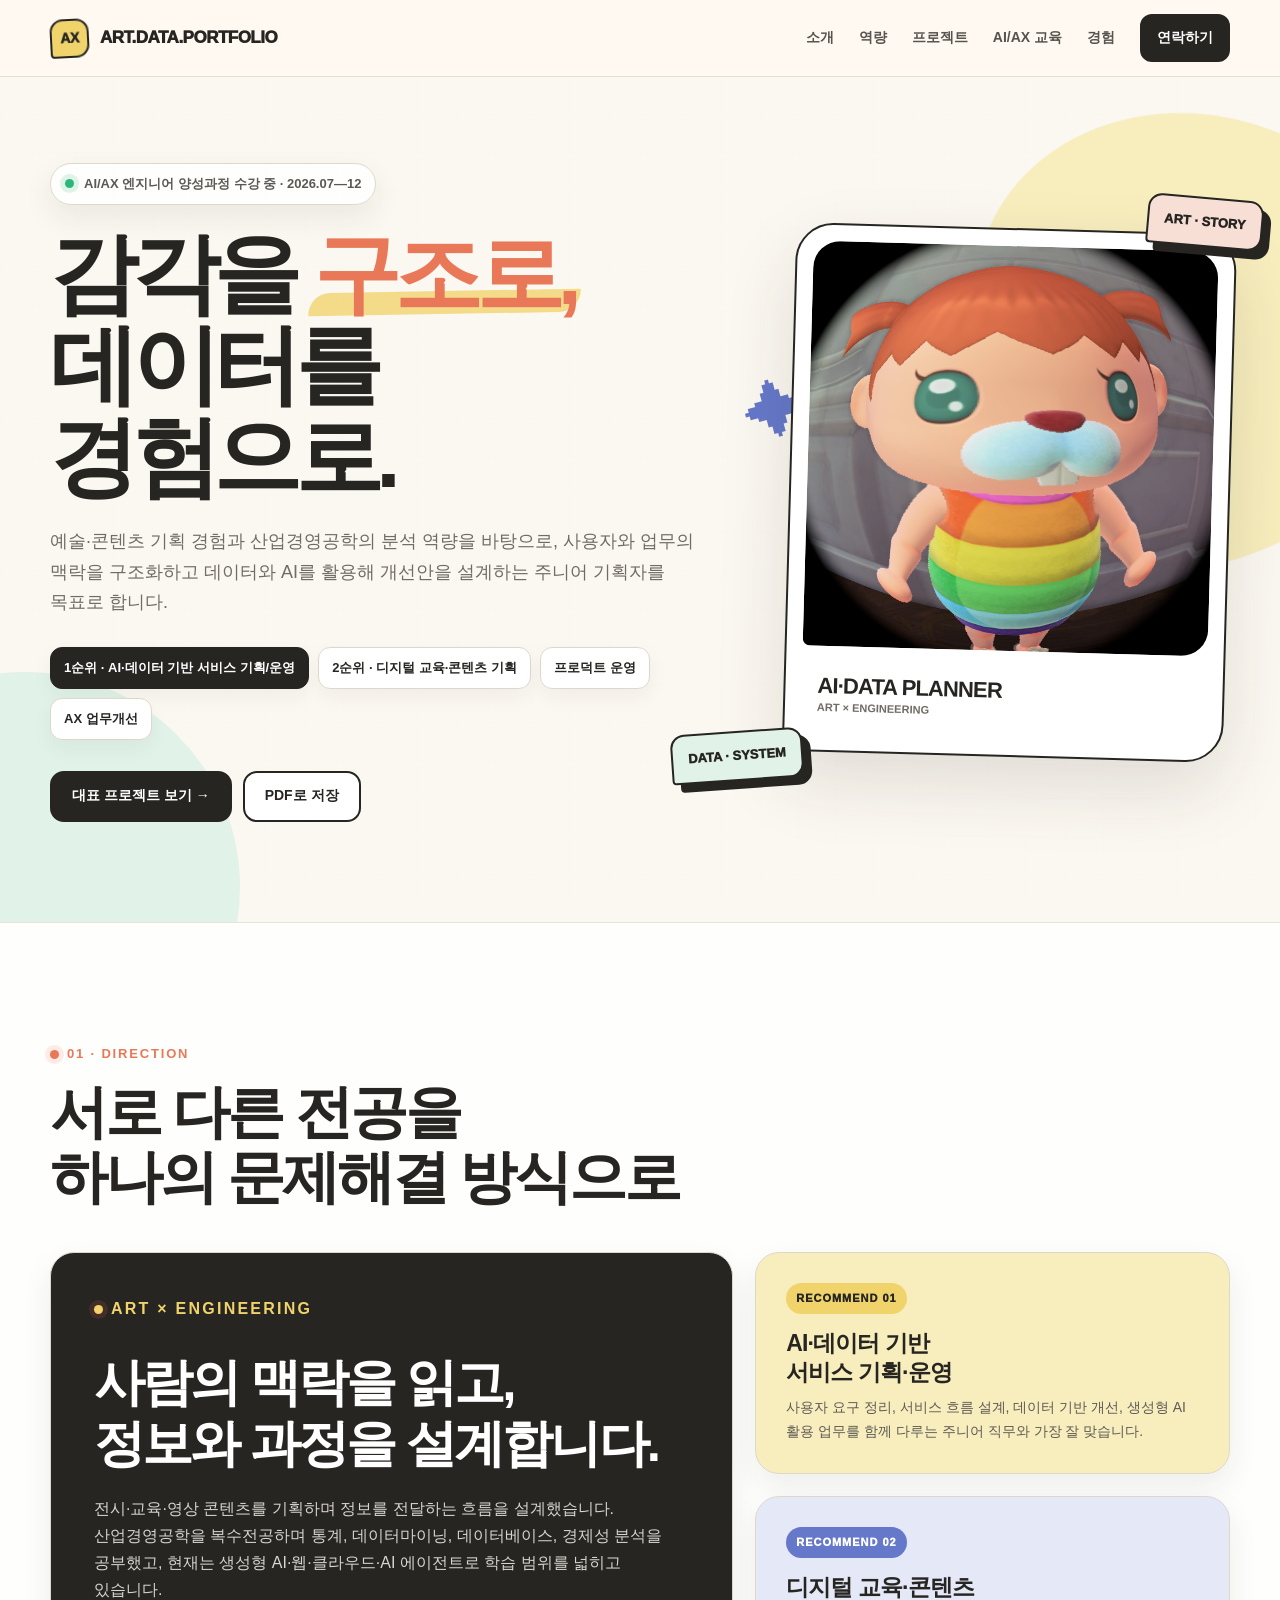
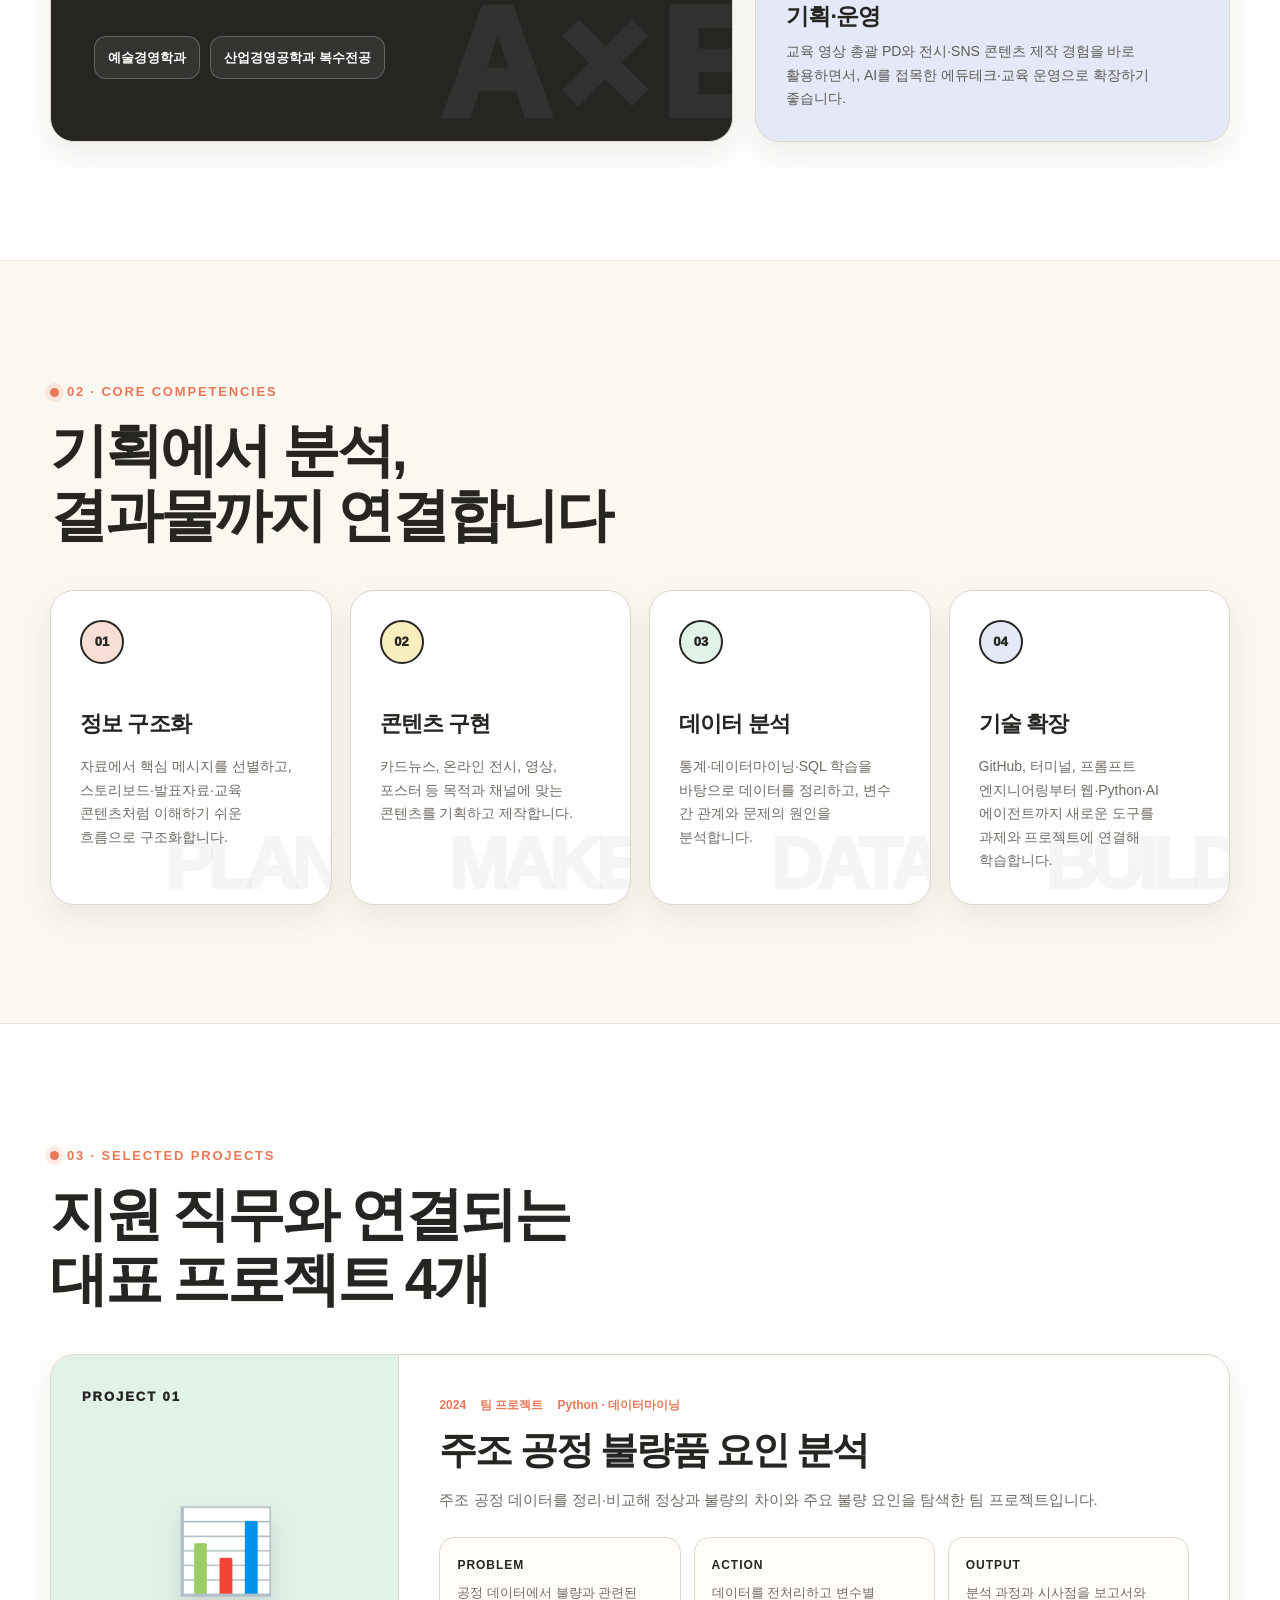
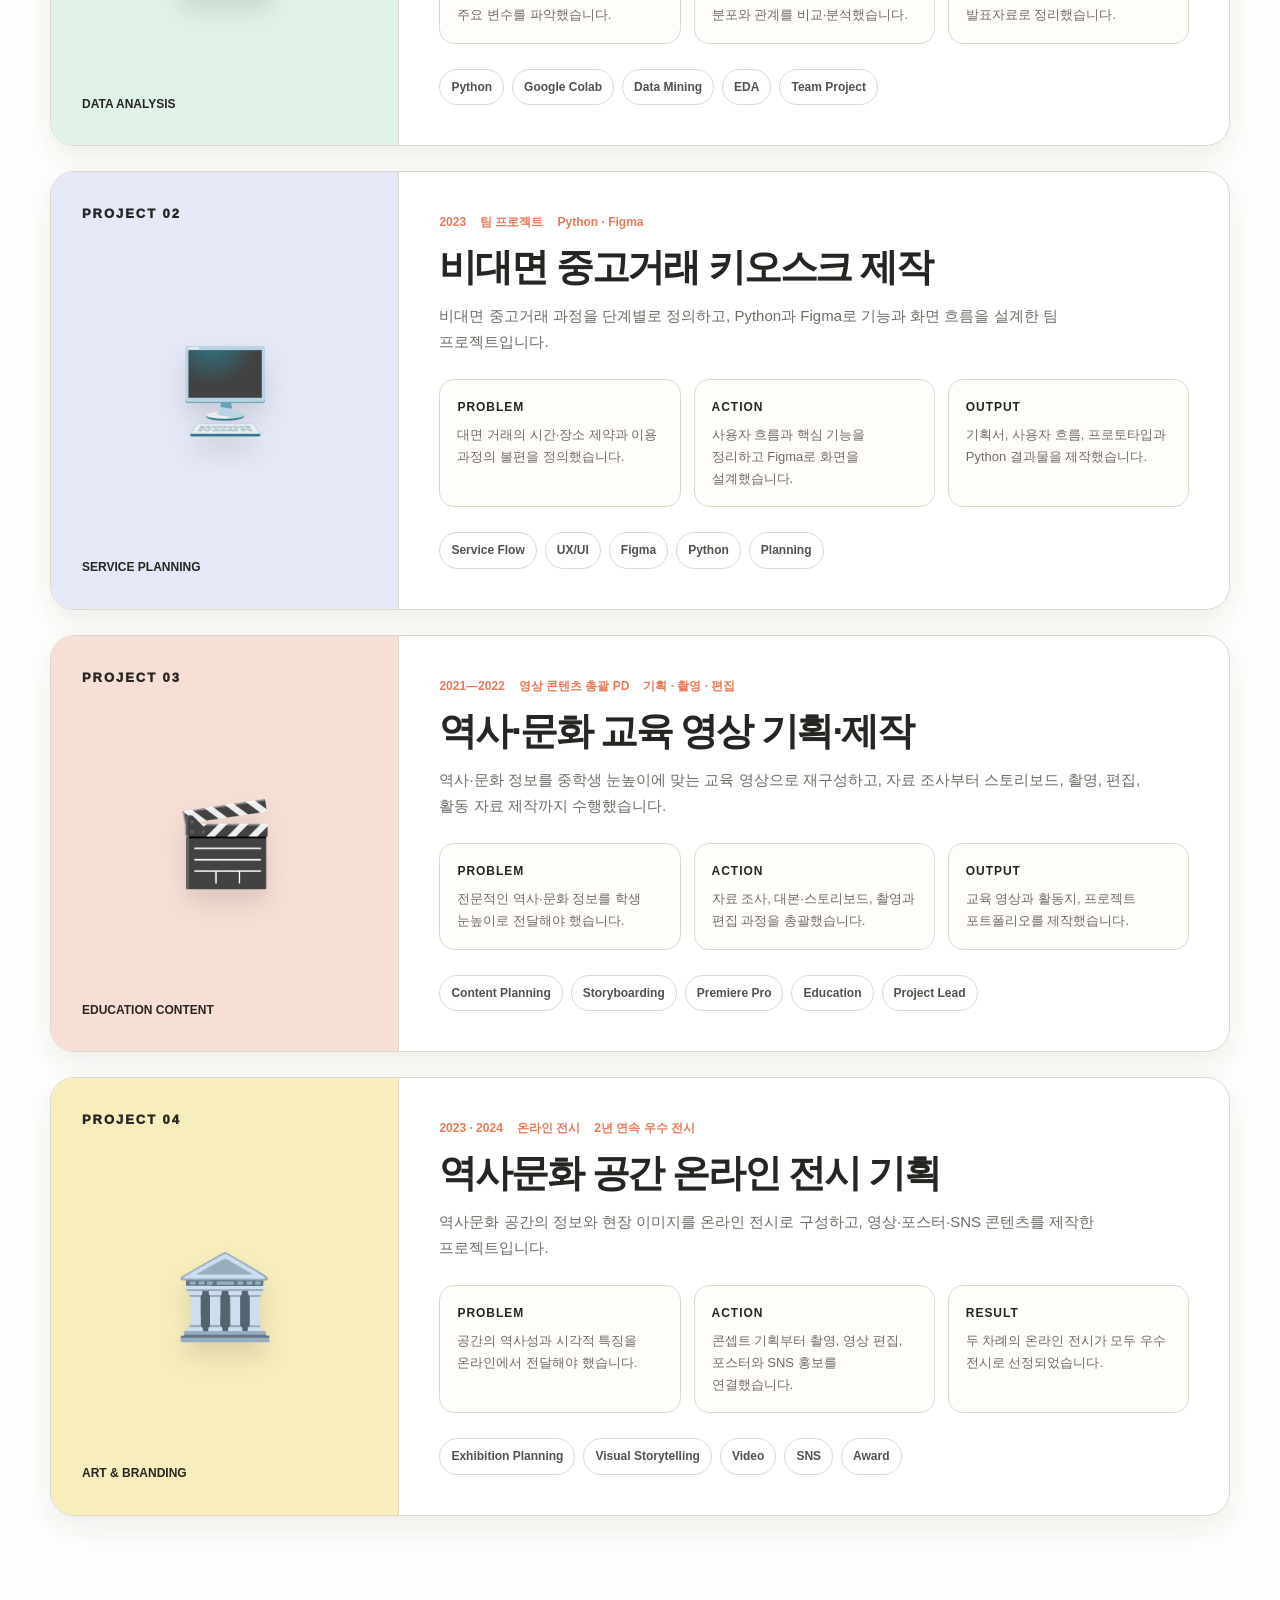
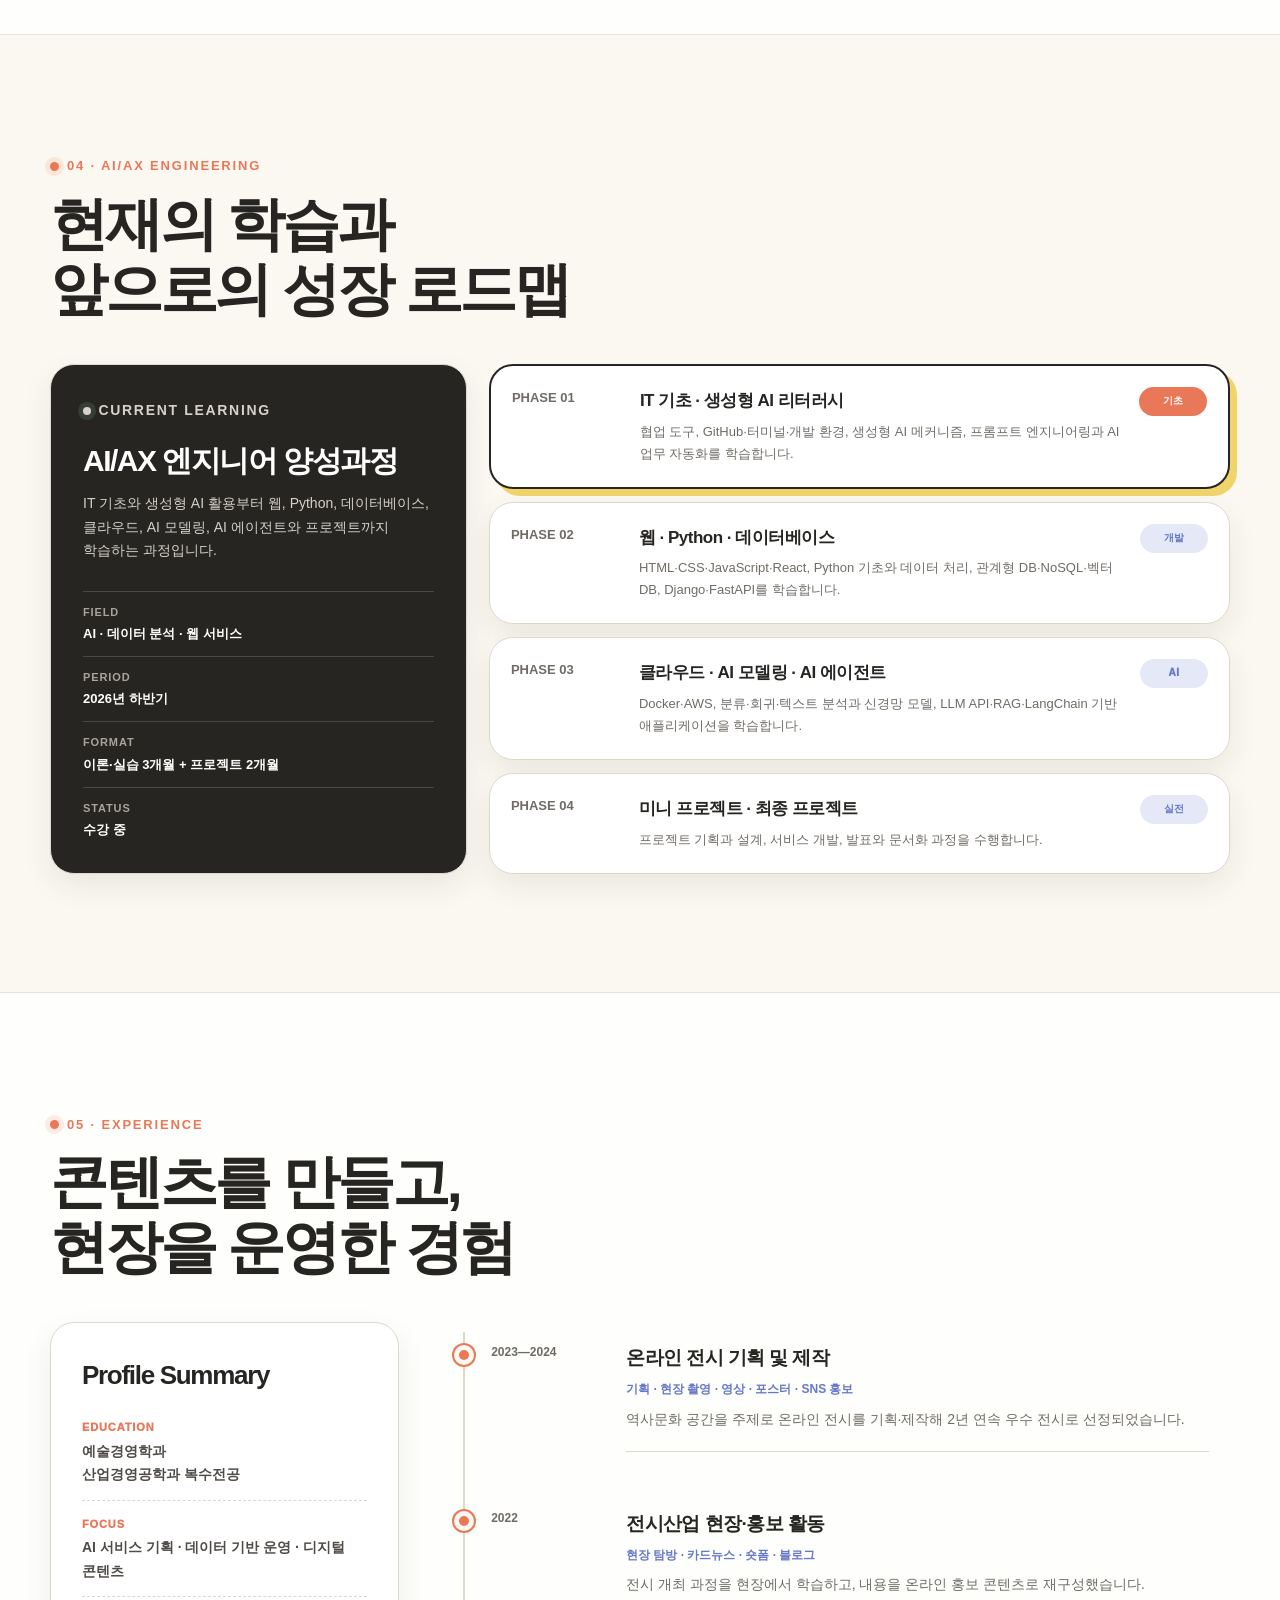
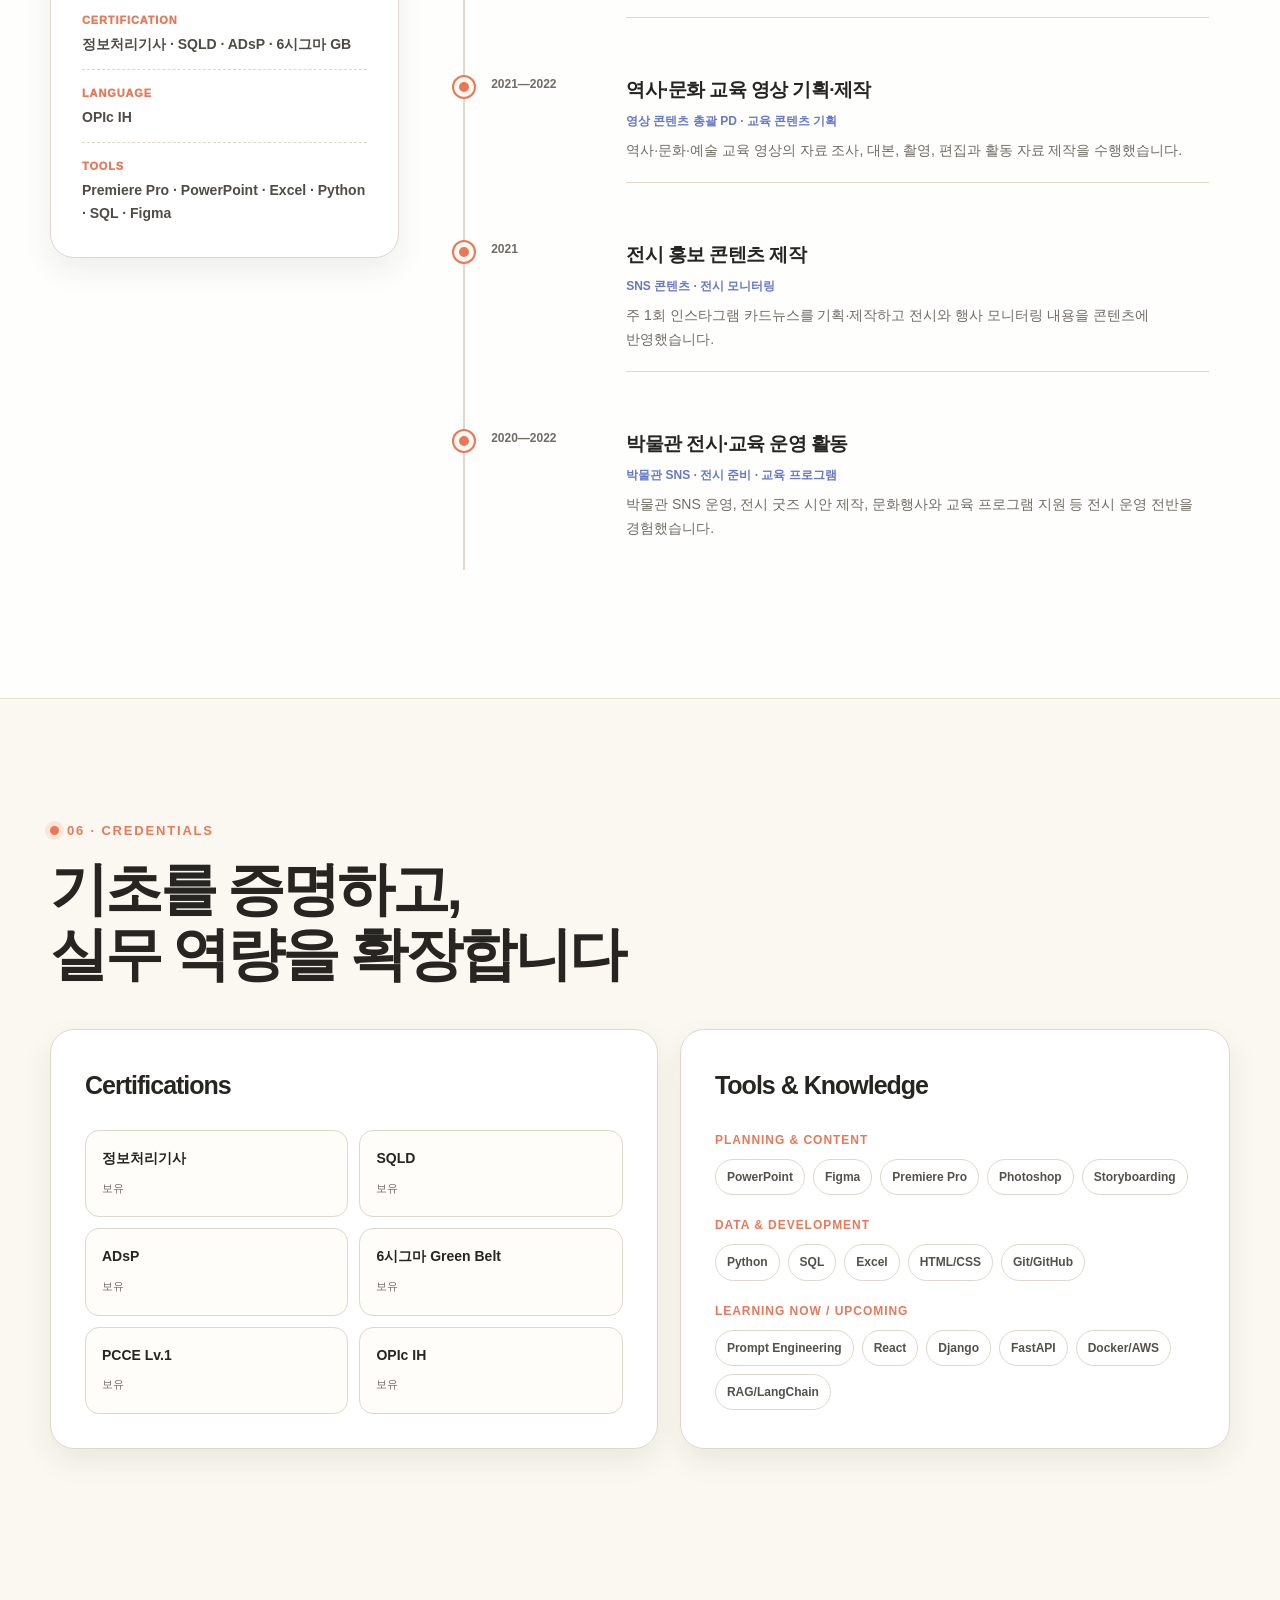
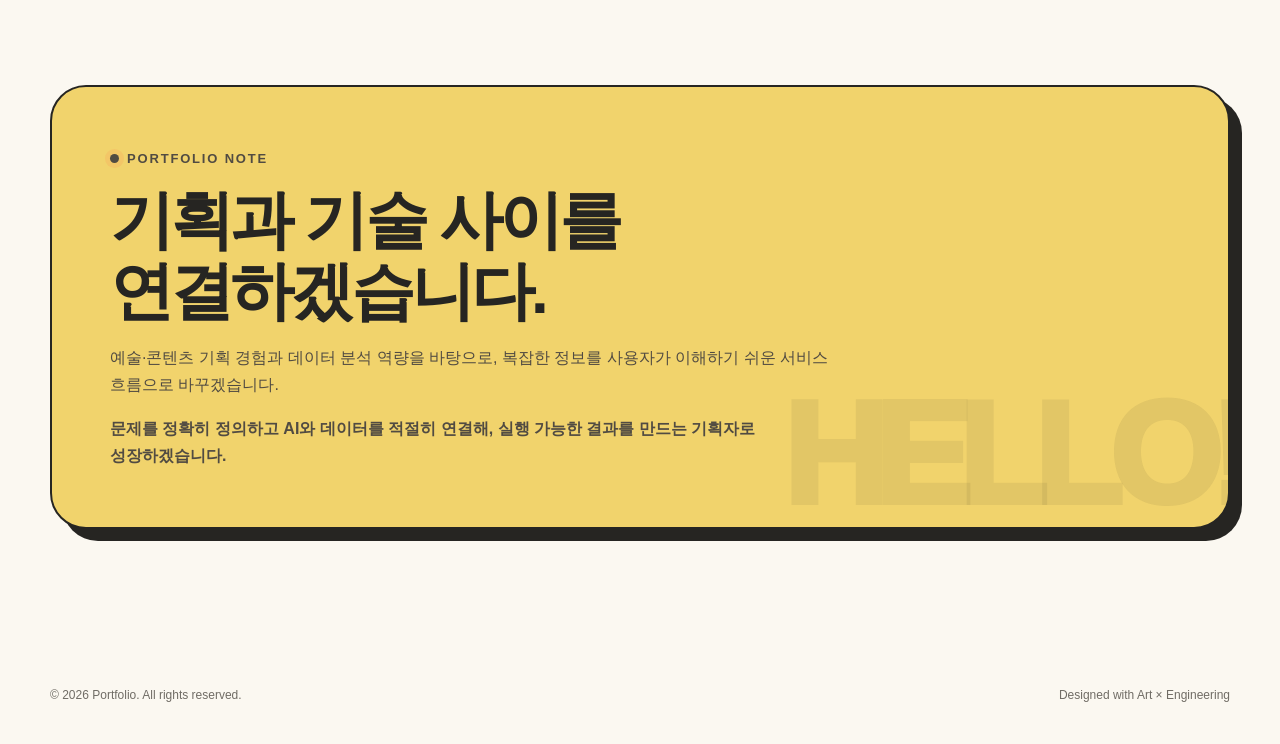
<file: aboutme03.html>
<!DOCTYPE html>
<html lang="ko">
<head>
  <meta charset="UTF-8" />
  <meta name="viewport" content="width=device-width, initial-scale=1.0" />

  <meta
    name="description"
    content="예술·콘텐츠 기획 경험과 산업공학·데이터 역량을 연결한 취업용 포트폴리오"
  />

  <title>AI·데이터 기반 서비스 기획 포트폴리오</title>

  <style>
    /* =========================================================
       0. 디자인 토큰
       - 미술의 따뜻한 색감 + 공학의 정돈된 그리드를 결합했습니다.
    ========================================================== */
    :root {
      --ink: #262522;
      --muted: #706c65;
      --paper: #fbf8f1;
      --white: #ffffff;
      --line: #ded8cc;

      --coral: #e97858;
      --coral-soft: #f7dfd6;
      --mint: #91c9ae;
      --mint-soft: #e1f2e9;
      --yellow: #f1d36c;
      --yellow-soft: #f7edbd;
      --blue: #6578c9;
      --blue-soft: #e4e8f7;

      --shadow-sm: 0 12px 30px rgba(44, 39, 31, 0.08);
      --shadow-lg: 0 28px 70px rgba(44, 39, 31, 0.13);

      --radius-sm: 16px;
      --radius-md: 24px;
      --radius-lg: 36px;

      --max-width: 1180px;
    }

    /* =========================================================
       1. 기본 설정
    ========================================================== */
    * {
      box-sizing: border-box;
      margin: 0;
      padding: 0;
    }

    html {
      scroll-behavior: smooth;
      scroll-padding-top: 86px;
    }

    body {
      overflow-x: hidden;
      background: var(--paper);
      color: var(--ink);
      font-family:
        Pretendard,
        -apple-system,
        BlinkMacSystemFont,
        "Apple SD Gothic Neo",
        "Noto Sans KR",
        "Segoe UI",
        sans-serif;
      line-height: 1.68;
      word-break: keep-all;
    }

    body::before {
      content: "";
      position: fixed;
      inset: 0;
      z-index: -3;
      pointer-events: none;
      opacity: 0.2;
      background-image:
        linear-gradient(rgba(32, 32, 30, 0.035) 1px, transparent 1px),
        linear-gradient(90deg, rgba(32, 32, 30, 0.035) 1px, transparent 1px);
      background-size: 38px 38px;
    }

    a {
      color: inherit;
      text-decoration: none;
    }

    img {
      display: block;
      max-width: 100%;
    }

    button {
      border: 0;
      background: none;
      color: inherit;
      font: inherit;
      cursor: pointer;
    }

    ul {
      list-style: none;
    }

    ::selection {
      background: var(--yellow);
      color: var(--ink);
    }

    .container {
      width: min(var(--max-width), calc(100% - 40px));
      margin: 0 auto;
    }

    .section {
      padding: 118px 0;
    }

    .section-white {
      background: rgba(255, 255, 255, 0.78);
      border-block: 1px solid rgba(222, 216, 204, 0.72);
    }

    .eyebrow {
      display: inline-flex;
      align-items: center;
      gap: 8px;
      margin-bottom: 15px;
      color: var(--coral);
      font-size: 13px;
      font-weight: 900;
      letter-spacing: 0.14em;
      text-transform: uppercase;
    }

    .eyebrow::before {
      content: "";
      width: 9px;
      height: 9px;
      border-radius: 50%;
      background: currentColor;
      box-shadow: 0 0 0 5px rgba(255, 112, 72, 0.13);
    }

    .section-head {
      display: grid;
      grid-template-columns: 1fr;
      align-items: end;
      gap: 0;
      margin-bottom: 42px;
    }

    .section-title {
      max-width: 780px;
      font-size: clamp(36px, 4.5vw, 58px);
      line-height: 1.13;
      letter-spacing: -0.055em;
    }

    .section-desc {
      display: none;
    }

    .card {
      border: 1px solid var(--line);
      border-radius: var(--radius-md);
      background: var(--white);
      box-shadow: var(--shadow-sm);
    }

    .tag-list {
      display: flex;
      flex-wrap: wrap;
      gap: 8px;
    }

    .tag {
      padding: 7px 11px;
      border: 1px solid var(--line);
      border-radius: 999px;
      background: #fff;
      color: #54514c;
      font-size: 12px;
      font-weight: 800;
    }

    /* =========================================================
       2. 상단 내비게이션
    ========================================================== */
    .site-header {
      position: sticky;
      top: 0;
      z-index: 1000;
      border-bottom: 1px solid rgba(222, 216, 204, 0.8);
      background: rgba(255, 250, 242, 0.86);
      backdrop-filter: blur(16px);
    }

    .nav-wrap {
      min-height: 76px;
      display: flex;
      align-items: center;
      justify-content: space-between;
      gap: 30px;
    }

    .brand {
      display: inline-flex;
      align-items: center;
      gap: 11px;
      font-size: 17px;
      font-weight: 950;
      letter-spacing: -0.03em;
    }

    .brand-mark {
      width: 39px;
      height: 39px;
      display: grid;
      place-items: center;
      border: 2px solid var(--ink);
      border-radius: 13px 13px 13px 4px;
      background: var(--yellow);
      font-size: 14px;
      transform: rotate(-3deg);
    }

    .nav-links {
      display: flex;
      align-items: center;
      gap: 25px;
      color: #57534e;
      font-size: 14px;
      font-weight: 800;
    }

    .nav-links a {
      position: relative;
      padding: 7px 0;
    }

    .nav-links a:not(.nav-contact)::after {
      content: "";
      position: absolute;
      left: 0;
      bottom: 0;
      width: 0;
      height: 3px;
      border-radius: 999px;
      background: var(--coral);
      transition: width 0.22s ease;
    }

    .nav-links a:hover::after,
    .nav-links a.active::after {
      width: 100%;
    }

    .nav-contact {
      padding: 10px 15px !important;
      border: 2px solid var(--ink);
      border-radius: 12px;
      background: var(--ink);
      color: white;
      transition: transform 0.2s ease;
    }

    .nav-contact:hover {
      transform: translateY(-2px);
    }

    .menu-button {
      display: none;
      width: 42px;
      height: 42px;
      place-items: center;
      border: 1px solid var(--line);
      border-radius: 12px;
      background: white;
    }

    .menu-button span,
    .menu-button::before,
    .menu-button::after {
      content: "";
      display: block;
      width: 20px;
      height: 2px;
      margin: 4px auto;
      border-radius: 99px;
      background: var(--ink);
      transition: 0.2s ease;
    }

    /* =========================================================
       3. 첫 화면
    ========================================================== */
    .hero {
      position: relative;
      min-height: calc(100vh - 76px);
      display: flex;
      align-items: center;
      padding: 86px 0 100px;
      overflow: hidden;
    }

    .hero::before {
      content: "";
      position: absolute;
      top: 40px;
      right: -150px;
      z-index: -2;
      width: 470px;
      height: 470px;
      border-radius: 48% 52% 62% 38% / 42% 34% 66% 58%;
      background: var(--yellow-soft);
      transform: rotate(18deg);
    }

    .hero::after {
      content: "";
      position: absolute;
      bottom: -180px;
      left: -190px;
      z-index: -2;
      width: 430px;
      height: 430px;
      border-radius: 50%;
      background: var(--mint-soft);
    }

    .hero-grid {
      display: grid;
      grid-template-columns: minmax(0, 1.08fr) minmax(360px, 0.72fr);
      align-items: center;
      gap: 78px;
    }

    .hero-kicker {
      display: inline-flex;
      align-items: center;
      gap: 10px;
      margin-bottom: 23px;
      padding: 9px 14px;
      border: 1px solid var(--line);
      border-radius: 999px;
      background: rgba(255, 255, 255, 0.78);
      color: #5c5853;
      font-size: 13px;
      font-weight: 850;
      box-shadow: var(--shadow-sm);
    }

    .hero-kicker .live-dot {
      width: 9px;
      height: 9px;
      border-radius: 50%;
      background: #2cb779;
      box-shadow: 0 0 0 5px rgba(44, 183, 121, 0.15);
    }

    .hero h1 {
      max-width: 750px;
      margin-bottom: 24px;
      font-size: clamp(50px, 7.1vw, 88px);
      line-height: 1.04;
      letter-spacing: -0.073em;
    }

    .hero h1 .line-art {
      position: relative;
      display: inline-block;
      color: var(--coral);
    }

    .hero h1 .line-art::after {
      content: "";
      position: absolute;
      left: -2%;
      bottom: 5px;
      z-index: -1;
      width: 104%;
      height: 23px;
      border-radius: 999px 25px 999px 20px;
      background: var(--yellow);
      opacity: 0.78;
      transform: rotate(-1deg);
    }

    .hero-copy {
      max-width: 680px;
      margin-bottom: 30px;
      color: var(--muted);
      font-size: 18px;
    }

    .role-row {
      display: flex;
      flex-wrap: wrap;
      gap: 9px;
      margin-bottom: 31px;
    }

    .role-chip {
      padding: 9px 13px;
      border: 1px solid var(--line);
      border-radius: 12px;
      background: white;
      font-size: 13px;
      font-weight: 850;
      box-shadow: 0 8px 20px rgba(44, 39, 31, 0.05);
    }

    .role-chip.primary {
      border-color: var(--ink);
      background: var(--ink);
      color: white;
    }

    .hero-actions {
      display: flex;
      flex-wrap: wrap;
      gap: 11px;
    }

    .button {
      min-height: 51px;
      display: inline-flex;
      align-items: center;
      justify-content: center;
      gap: 9px;
      padding: 0 20px;
      border: 2px solid var(--ink);
      border-radius: 14px;
      font-size: 14px;
      font-weight: 900;
      transition:
        transform 0.2s ease,
        box-shadow 0.2s ease,
        background 0.2s ease;
    }

    .button:hover {
      transform: translateY(-3px);
      box-shadow: 0 13px 25px rgba(44, 39, 31, 0.14);
    }

    .button-dark {
      background: var(--ink);
      color: white;
    }

    .button-light {
      background: white;
    }

    .profile-zone {
      position: relative;
      width: min(100%, 455px);
      margin-inline: auto;
    }

    .profile-frame {
      position: relative;
      z-index: 2;
      padding: 16px;
      border: 2px solid var(--ink);
      border-radius: 38px 38px 38px 10px;
      background: white;
      box-shadow: var(--shadow-lg);
      transform: rotate(1.6deg);
      transition: transform 0.3s ease;
    }

    .profile-frame:hover {
      transform: rotate(0deg) translateY(-7px);
    }

    .photo-wrap {
      position: relative;
      overflow: hidden;
      aspect-ratio: 1 / 1;
      border-radius: 27px 27px 27px 7px;
      background: #111;
    }

    .profile-photo {
      width: 100%;
      height: 100%;
      object-fit: cover;
    }

    .profile-caption {
      position: relative;
      z-index: 5;
      display: grid;
      grid-template-columns: minmax(0, 1fr) auto;
      align-items: end;
      gap: 14px;
      padding: 27px 16px 17px;
    }

    .profile-caption strong {
      display: block;
      font-size: 22px;
      line-height: 1.15;
      letter-spacing: -0.04em;
      white-space: nowrap;
    }

    .profile-caption span {
      display: block;
      color: var(--muted);
      font-size: 11px;
      font-weight: 800;
      white-space: nowrap;
    }

    .caption-code {
      align-self: end;
      color: var(--coral) !important;
      font-family: ui-monospace, SFMono-Regular, Menlo, monospace;
      white-space: nowrap;
      font-size: 11px;
      line-height: 1;
      letter-spacing: -0.03em;
    }

    .profile-caption > div {
      min-width: 0;
    }

    .floating-note {
      position: absolute;
      z-index: 3;
      padding: 12px 15px;
      border: 2px solid var(--ink);
      border-radius: 14px 14px 14px 4px;
      font-size: 13px;
      font-weight: 950;
      box-shadow: 8px 8px 0 var(--ink);
      animation: float 3.4s ease-in-out infinite;
    }

    .floating-note.note-art {
      top: -31px;
      right: -33px;
      background: var(--coral-soft);
      transform: rotate(5deg);
    }

    .floating-note.note-data {
      bottom: -24px;
      left: -118px;
      background: var(--mint-soft);
      transform: rotate(-4deg);
      animation-delay: 0.7s;
    }

    .floating-star {
      position: absolute;
      top: 29%;
      left: -43px;
      z-index: 1;
      color: var(--blue);
      font-size: 62px;
      line-height: 1;
      transform: rotate(-15deg);
    }

    @keyframes float {
      0%, 100% { translate: 0 0; }
      50% { translate: 0 -9px; }
    }

    /* =========================================================
       4. 포지셔닝
    ========================================================== */
    .direction-grid {
      display: grid;
      grid-template-columns: 1.18fr 0.82fr;
      gap: 22px;
    }

    .direction-main {
      position: relative;
      overflow: hidden;
      min-height: 420px;
      padding: 43px;
      background: var(--ink);
      color: white;
    }

    .direction-main::after {
      content: "A × E";
      position: absolute;
      right: -15px;
      bottom: -55px;
      color: rgba(255, 255, 255, 0.06);
      font-size: 155px;
      font-weight: 950;
      letter-spacing: -0.1em;
    }

    .direction-main .mini-label {
      color: var(--yellow);
    }

    .direction-main h3 {
      position: relative;
      z-index: 1;
      max-width: 750px;
      margin: 15px 0 22px;
      font-size: clamp(32px, 4vw, 52px);
      line-height: 1.18;
      letter-spacing: -0.055em;
    }

    .direction-main p {
      position: relative;
      z-index: 1;
      max-width: 720px;
      color: #d8d4ce;
      font-size: 16px;
    }

    .degree-row {
      position: relative;
      z-index: 1;
      display: flex;
      flex-wrap: wrap;
      gap: 10px;
      margin-top: 32px;
    }

    .degree-pill {
      padding: 10px 13px;
      border: 1px solid rgba(255, 255, 255, 0.23);
      border-radius: 12px;
      background: rgba(255, 255, 255, 0.07);
      font-size: 13px;
      font-weight: 800;
    }

    .job-stack {
      display: grid;
      gap: 22px;
    }

    .job-card {
      min-height: 199px;
      padding: 30px;
      transition:
        transform 0.25s ease,
        box-shadow 0.25s ease;
    }

    .job-card:hover {
      transform: translateY(-6px);
      box-shadow: var(--shadow-lg);
    }

    .job-rank {
      display: inline-flex;
      margin-bottom: 15px;
      padding: 6px 10px;
      border-radius: 999px;
      font-size: 11px;
      font-weight: 950;
      letter-spacing: 0.09em;
    }

    .job-card.primary-job {
      background: var(--yellow-soft);
    }

    .job-card.secondary-job {
      background: var(--blue-soft);
    }

    .primary-job .job-rank {
      background: var(--yellow);
    }

    .secondary-job .job-rank {
      background: var(--blue);
      color: white;
    }

    .job-card h3 {
      margin-bottom: 9px;
      font-size: 23px;
      line-height: 1.27;
      letter-spacing: -0.04em;
    }

    .job-card p {
      color: #5f5b55;
      font-size: 14px;
    }

    /* =========================================================
       5. 핵심 역량
    ========================================================== */
    .strength-grid {
      display: grid;
      grid-template-columns: repeat(4, 1fr);
      gap: 18px;
    }

    .strength-card {
      position: relative;
      min-height: 315px;
      padding: 29px;
      overflow: hidden;
      transition:
        transform 0.25s ease,
        box-shadow 0.25s ease;
    }

    .strength-card:hover {
      transform: translateY(-7px);
      box-shadow: var(--shadow-lg);
    }

    .strength-no {
      display: inline-grid;
      width: 44px;
      height: 44px;
      place-items: center;
      margin-bottom: 42px;
      border: 2px solid var(--ink);
      border-radius: 50%;
      font-size: 13px;
      font-weight: 950;
    }

    .strength-card:nth-child(1) .strength-no { background: var(--coral-soft); }
    .strength-card:nth-child(2) .strength-no { background: var(--yellow-soft); }
    .strength-card:nth-child(3) .strength-no { background: var(--mint-soft); }
    .strength-card:nth-child(4) .strength-no { background: var(--blue-soft); }

    .strength-card h3 {
      margin-bottom: 12px;
      font-size: 22px;
      letter-spacing: -0.04em;
    }

    .strength-card p {
      color: var(--muted);
      font-size: 14px;
    }

    .strength-keyword {
      position: absolute;
      right: -7px;
      bottom: -21px;
      color: rgba(32, 32, 30, 0.045);
      font-size: 72px;
      font-weight: 950;
      letter-spacing: -0.08em;
    }

    /* =========================================================
       6. 프로젝트
    ========================================================== */
    .project-list {
      display: grid;
      gap: 25px;
    }

    .project {
      display: grid;
      grid-template-columns: 0.42fr 1fr;
      overflow: hidden;
      transition:
        transform 0.25s ease,
        box-shadow 0.25s ease;
    }

    .project:hover {
      transform: translateY(-6px);
      box-shadow: var(--shadow-lg);
    }

    .project-visual {
      position: relative;
      min-height: 370px;
      display: flex;
      flex-direction: column;
      justify-content: space-between;
      padding: 31px;
      border-right: 1px solid var(--line);
      overflow: hidden;
    }

    .project:nth-child(1) .project-visual { background: var(--mint-soft); }
    .project:nth-child(2) .project-visual { background: var(--blue-soft); }
    .project:nth-child(3) .project-visual { background: var(--coral-soft); }
    .project:nth-child(4) .project-visual { background: var(--yellow-soft); }

    .project-index {
      font-size: 13px;
      font-weight: 950;
      letter-spacing: 0.15em;
    }

    .project-symbol {
      align-self: center;
      font-size: 82px;
      filter: drop-shadow(0 14px 12px rgba(44, 39, 31, 0.13));
      transition: transform 0.3s ease;
    }

    .project:hover .project-symbol {
      transform: scale(1.08) rotate(-4deg);
    }

    .project-category {
      font-size: 12px;
      font-weight: 900;
    }

    .project-body {
      padding: 40px;
    }

    .project-meta {
      display: flex;
      flex-wrap: wrap;
      gap: 8px 14px;
      margin-bottom: 13px;
      color: var(--coral);
      font-size: 12px;
      font-weight: 900;
    }

    .project h3 {
      margin-bottom: 13px;
      font-size: clamp(27px, 3vw, 38px);
      line-height: 1.2;
      letter-spacing: -0.055em;
    }

    .project-summary {
      max-width: 720px;
      margin-bottom: 25px;
      color: var(--muted);
      font-size: 15px;
    }

    .case-grid {
      display: grid;
      grid-template-columns: repeat(3, 1fr);
      gap: 13px;
      margin-bottom: 25px;
    }

    .case-box {
      padding: 17px;
      border: 1px solid var(--line);
      border-radius: 15px;
      background: #fffdf9;
    }

    .case-box strong {
      display: block;
      margin-bottom: 7px;
      color: var(--ink);
      font-size: 12px;
      letter-spacing: 0.08em;
    }

    .case-box p {
      color: var(--muted);
      font-size: 13px;
    }

    /* =========================================================
       7. 교육 과정
    ========================================================== */
    .learning-dashboard {
      display: grid;
      grid-template-columns: 0.72fr 1.28fr;
      gap: 22px;
    }

    .status-card {
      position: sticky;
      top: 102px;
      align-self: start;
      padding: 32px;
      background: var(--ink);
      color: white;
    }

    .status-label {
      display: inline-flex;
      align-items: center;
      gap: 8px;
      margin-bottom: 19px;
      color: var(--mint);
      font-size: 12px;
      font-weight: 900;
      letter-spacing: 0.12em;
    }

    .status-label::before {
      content: "";
      width: 8px;
      height: 8px;
      border-radius: 50%;
      background: currentColor;
      box-shadow: 0 0 0 5px rgba(139, 214, 176, 0.14);
    }

    .status-card h3 {
      margin-bottom: 13px;
      font-size: 30px;
      line-height: 1.24;
      letter-spacing: -0.05em;
    }

    .status-card > p {
      color: #d6d1ca;
      font-size: 14px;
    }

    .status-progress {
      overflow: hidden;
      width: 100%;
      height: 10px;
      margin: 27px 0 10px;
      border-radius: 999px;
      background: rgba(255, 255, 255, 0.13);
    }

    .status-progress-bar {
      width: 0;
      height: 100%;
      border-radius: inherit;
      background: linear-gradient(90deg, var(--mint), var(--yellow));
      transition: width 1s ease;
    }

    .status-percent {
      color: var(--yellow);
      font-size: 13px;
      font-weight: 900;
    }

    .course-info {
      display: grid;
      gap: 11px;
      margin-top: 28px;
    }

    .course-info div {
      padding-top: 11px;
      border-top: 1px solid rgba(255, 255, 255, 0.16);
    }

    .course-info dt {
      margin-bottom: 2px;
      color: #aaa39b;
      font-size: 11px;
      font-weight: 900;
      letter-spacing: 0.08em;
    }

    .course-info dd {
      font-size: 13px;
      font-weight: 750;
    }

    .roadmap {
      display: grid;
      gap: 13px;
    }

    .roadmap-item {
      display: grid;
      grid-template-columns: 110px 1fr auto;
      align-items: start;
      gap: 18px;
      padding: 21px;
      transition:
        transform 0.2s ease,
        border-color 0.2s ease;
    }

    .roadmap-item:hover {
      transform: translateX(5px);
      border-color: #bcb3a5;
    }

    .roadmap-date {
      color: var(--muted);
      font-size: 12px;
      font-weight: 850;
    }

    .roadmap-item h3 {
      margin-bottom: 5px;
      font-size: 17px;
      letter-spacing: -0.03em;
    }

    .roadmap-item p {
      color: var(--muted);
      font-size: 13px;
    }

    .roadmap-state {
      min-width: 68px;
      padding: 6px 9px;
      border-radius: 999px;
      text-align: center;
      font-size: 10px;
      font-weight: 950;
      letter-spacing: 0.05em;
    }

    .roadmap-item.is-done {
      opacity: 0.72;
    }

    .roadmap-item.is-done .roadmap-state {
      background: #e9e6df;
      color: #69645d;
    }

    .roadmap-item.is-now {
      border: 2px solid var(--ink);
      box-shadow: 7px 7px 0 var(--yellow);
    }

    .roadmap-item.is-now .roadmap-state {
      background: var(--coral);
      color: white;
    }

    .roadmap-item.is-next .roadmap-state {
      background: var(--blue-soft);
      color: var(--blue);
    }

    /* =========================================================
       8. 경력·활동
    ========================================================== */
    .experience-grid {
      display: grid;
      grid-template-columns: 0.45fr 1fr;
      gap: 55px;
    }

    .profile-summary {
      align-self: start;
      padding: 31px;
    }

    .profile-summary h3 {
      margin-bottom: 20px;
      font-size: 26px;
      letter-spacing: -0.05em;
    }

    .profile-dl {
      display: grid;
      gap: 14px;
    }

    .profile-dl div {
      padding-bottom: 13px;
      border-bottom: 1px dashed var(--line);
    }

    .profile-dl div:last-child {
      padding-bottom: 0;
      border-bottom: 0;
    }

    .profile-dl dt {
      margin-bottom: 3px;
      color: var(--coral);
      font-size: 11px;
      font-weight: 950;
      letter-spacing: 0.08em;
    }

    .profile-dl dd {
      color: #4f4b46;
      font-size: 14px;
      font-weight: 750;
    }

    .timeline {
      position: relative;
      display: grid;
      gap: 16px;
    }

    .timeline::before {
      content: "";
      position: absolute;
      top: 10px;
      bottom: 10px;
      left: 9px;
      width: 2px;
      background: var(--line);
    }

    .timeline-item {
      position: relative;
      display: grid;
      grid-template-columns: 20px 118px 1fr;
      gap: 17px;
      padding: 20px 21px 20px 0;
    }

    .timeline-dot {
      z-index: 1;
      width: 20px;
      height: 20px;
      margin-top: 3px;
      border: 5px solid var(--paper);
      border-radius: 50%;
      background: var(--coral);
      box-shadow: 0 0 0 2px var(--coral);
    }

    .timeline-date {
      color: var(--muted);
      font-size: 12px;
      font-weight: 900;
    }

    .timeline-content {
      padding-bottom: 20px;
      border-bottom: 1px solid var(--line);
    }

    .timeline-item:last-child .timeline-content {
      border-bottom: 0;
    }

    .timeline-content h3 {
      margin-bottom: 5px;
      font-size: 19px;
      letter-spacing: -0.03em;
    }

    .timeline-content strong {
      display: block;
      margin-bottom: 8px;
      color: var(--blue);
      font-size: 12px;
    }

    .timeline-content p {
      color: var(--muted);
      font-size: 14px;
    }

    /* =========================================================
       9. 자격·도구
    ========================================================== */
    .credential-grid {
      display: grid;
      grid-template-columns: 1.05fr 0.95fr;
      gap: 22px;
    }

    .credential-card {
      padding: 34px;
    }

    .credential-card h3 {
      margin-bottom: 24px;
      font-size: 25px;
      letter-spacing: -0.04em;
    }

    .cert-list {
      display: grid;
      grid-template-columns: repeat(2, 1fr);
      gap: 11px;
    }

    .cert {
      padding: 16px;
      border: 1px solid var(--line);
      border-radius: 14px;
      background: #fffdf9;
    }

    .cert strong {
      display: block;
      margin-bottom: 3px;
      font-size: 14px;
    }

    .cert span {
      color: var(--muted);
      font-size: 11px;
    }

    .tool-groups {
      display: grid;
      gap: 20px;
    }

    .tool-group h4 {
      margin-bottom: 9px;
      color: var(--coral);
      font-size: 12px;
      letter-spacing: 0.08em;
    }

    /* =========================================================
       10. 연락처
    ========================================================== */
    .contact {
      position: relative;
      overflow: hidden;
    }

    .contact-box {
      position: relative;
      overflow: hidden;
      padding: 58px;
      border: 2px solid var(--ink);
      border-radius: var(--radius-lg);
      background: var(--yellow);
      box-shadow: 12px 12px 0 var(--ink);
    }

    .contact-box::after {
      content: "HELLO!";
      position: absolute;
      right: -15px;
      bottom: -50px;
      color: rgba(32, 32, 30, 0.07);
      font-size: 145px;
      font-weight: 950;
      letter-spacing: -0.09em;
    }

    .contact-content {
      position: relative;
      z-index: 1;
      display: grid;
      grid-template-columns: 1fr;
      align-items: end;
      gap: 24px;
    }

    .contact-box h2 {
      max-width: 760px;
      margin-bottom: 17px;
      font-size: clamp(38px, 5vw, 64px);
      line-height: 1.12;
      letter-spacing: -0.06em;
    }

    .contact-box p {
      max-width: 760px;
      color: #514b42;
    }

    .portfolio-goal {
      margin-top: 17px;
      font-weight: 750;
    }

    .contact-actions {
      display: grid;
      gap: 10px;
      min-width: 225px;
    }

    .contact-actions .button {
      width: 100%;
      background: white;
    }

    .contact-actions .button:first-child {
      background: var(--ink);
      color: white;
    }

    .privacy-note {
      display: none;
    }

    /* =========================================================
       11. 푸터 / 등장 효과
    ========================================================== */
    footer {
      padding: 38px 0;
      color: var(--muted);
      font-size: 12px;
    }

    .footer-wrap {
      display: flex;
      justify-content: space-between;
      gap: 20px;
    }

    .reveal {
      opacity: 0;
      transform: translateY(28px);
      transition:
        opacity 0.65s ease,
        transform 0.65s ease;
    }

    .reveal.visible {
      opacity: 1;
      transform: translateY(0);
    }

    /* =========================================================
       12. 반응형
    ========================================================== */
    @media (max-width: 1020px) {
      .hero-grid {
        grid-template-columns: 1fr;
        gap: 75px;
      }

      .hero-copy-area {
        text-align: center;
      }

      .hero-copy {
        margin-inline: auto;
      }

      .role-row,
      .hero-actions {
        justify-content: center;
      }

      .profile-zone {
        width: min(100%, 500px);
      }

      .direction-grid,
      .learning-dashboard,
      .credential-grid {
        grid-template-columns: 1fr;
      }

      .job-stack {
        grid-template-columns: repeat(2, 1fr);
      }

      .strength-grid {
        grid-template-columns: repeat(2, 1fr);
      }

      .status-card {
        position: static;
      }

      .experience-grid {
        grid-template-columns: 1fr;
        gap: 30px;
      }
    }

    @media (max-width: 760px) {
      .container {
        width: min(100% - 28px, var(--max-width));
      }

      .section {
        padding: 86px 0;
      }

      .section-head {
        grid-template-columns: 1fr;
        gap: 18px;
        margin-bottom: 36px;
      }

      .site-header {
        background: rgba(255, 250, 242, 0.94);
      }

      .nav-wrap {
        min-height: 67px;
      }

      .menu-button {
        display: grid;
      }

      .nav-links {
        position: absolute;
        top: 67px;
        right: 14px;
        left: 14px;
        display: none;
        flex-direction: column;
        align-items: stretch;
        gap: 4px;
        padding: 15px;
        border: 1px solid var(--line);
        border-radius: 17px;
        background: white;
        box-shadow: var(--shadow-lg);
      }

      .nav-links.open {
        display: flex;
      }

      .nav-links a {
        padding: 11px 13px;
        border-radius: 10px;
      }

      .nav-links a:hover {
        background: #f5f1e9;
      }

      .nav-links a::after {
        display: none;
      }

      .hero {
        min-height: auto;
        padding: 70px 0 90px;
      }

      .hero h1 {
        font-size: clamp(46px, 14vw, 67px);
      }

      .hero-copy {
        font-size: 16px;
      }

      .floating-note.note-art {
        right: -5px;
      }

      .floating-note.note-data {
        left: -8px;
        bottom: -20px;
      }

      .floating-star {
        display: none;
      }

      .direction-main,
      .credential-card {
        padding: 28px;
      }

      .job-stack,
      .strength-grid {
        grid-template-columns: 1fr;
      }

      .strength-card {
        min-height: 250px;
      }

      .project {
        grid-template-columns: 1fr;
      }

      .project-visual {
        min-height: 230px;
        border-right: 0;
        border-bottom: 1px solid var(--line);
      }

      .project-body {
        padding: 27px;
      }

      .case-grid {
        grid-template-columns: 1fr;
      }

      .roadmap-item {
        grid-template-columns: 1fr auto;
        gap: 8px 15px;
      }

      .roadmap-date {
        grid-column: 1 / -1;
      }

      .timeline-item {
        grid-template-columns: 20px 1fr;
      }

      .timeline-date {
        grid-column: 2;
      }

      .timeline-content {
        grid-column: 2;
      }

      .cert-list {
        grid-template-columns: 1fr;
      }

      .contact-box {
        padding: 37px 25px;
        box-shadow: 7px 7px 0 var(--ink);
      }

      .contact-content {
        grid-template-columns: 1fr;
      }

      .contact-actions {
        min-width: 0;
      }

      .footer-wrap {
        flex-direction: column;
      }
    }

    /* =========================================================
       13. 인쇄 / PDF 저장
    ========================================================== */
    @media print {
      body {
        background: white;
      }

      body::before,
      .site-header,
      .hero::before,
      .hero::after,
      .floating-note,
      .floating-star,
      .hero-actions,
      .contact-actions,
      footer {
        display: none !important;
      }

      .section,
      .hero {
        min-height: auto;
        padding: 28px 0;
      }

      .card,
      .profile-frame,
      .contact-box {
        break-inside: avoid;
        box-shadow: none !important;
      }

      .reveal {
        opacity: 1 !important;
        transform: none !important;
      }

      .project {
        grid-template-columns: 0.35fr 1fr;
      }
    }
  </style>
</head>

<body>
  <!-- =======================================================
       상단 메뉴
  ======================================================== -->
  <header class="site-header">
    <div class="container nav-wrap">
      <a class="brand" href="#top">
        <span class="brand-mark">AX</span>
        <span>ART.DATA.PORTFOLIO</span>
      </a>

      <button
        class="menu-button"
        type="button"
        aria-label="모바일 메뉴 열기"
        aria-expanded="false"
      >
        <span></span>
      </button>

      <nav class="nav-links" aria-label="주요 메뉴">
        <a href="#direction">소개</a>
        <a href="#strengths">역량</a>
        <a href="#projects">프로젝트</a>
        <a href="#learning">AI/AX 교육</a>
        <a href="#experience">경험</a>
        <a class="nav-contact" href="#contact">연락하기</a>
      </nav>
    </div>
  </header>

  <main id="top">
    <!-- =====================================================
         HERO
    ====================================================== -->
    <section class="hero">
      <div class="container hero-grid">
        <div class="hero-copy-area reveal">
          <p class="hero-kicker">
            <span class="live-dot"></span>
            AI/AX 엔지니어 양성과정 수강 중 · 2026.07—12
          </p>

          <h1>
            감각을 <span class="line-art">구조로,</span><br />
            데이터를 경험으로.
          </h1>

          <p class="hero-copy">
            예술·콘텐츠 기획 경험과 산업경영공학의 분석 역량을 바탕으로,
            사용자와 업무의 맥락을 구조화하고 데이터와 AI를 활용해
            개선안을 설계하는 주니어 기획자를 목표로 합니다.
          </p>

          <div class="role-row" aria-label="관심 지원 직무">
            <span class="role-chip primary">1순위 · AI·데이터 기반 서비스 기획/운영</span>
            <span class="role-chip">2순위 · 디지털 교육·콘텐츠 기획</span>
            <span class="role-chip">프로덕트 운영</span>
            <span class="role-chip">AX 업무개선</span>
          </div>

          <div class="hero-actions">
            <a class="button button-dark" href="#projects">대표 프로젝트 보기 →</a>
            <button class="button button-light" id="printButton" type="button">
              PDF로 저장
            </button>
          </div>
        </div>

        <div class="profile-zone reveal">
          <span class="floating-star" aria-hidden="true">✦</span>
          <span class="floating-note note-art">ART · STORY</span>
          <span class="floating-note note-data">DATA · SYSTEM</span>

          <article class="profile-frame">
            <div class="photo-wrap">
              <!--
                현재 폴더 구조
                aboutme.html
                images/photo02.jpeg
              -->
              <img
                class="profile-photo"
                src="./images/photo02.jpeg"
                alt="포트폴리오 프로필 이미지"
              />
            </div>

            <div class="profile-caption">
              <div>
                <strong>AI·DATA PLANNER</strong>
                <span>ART × ENGINEERING</span>
              </div>
            
            </div>
          </article>
        </div>
      </div>
    </section>

    <!-- =====================================================
         DIRECTION
    ====================================================== -->
    <section class="section section-white" id="direction">
      <div class="container">
        <div class="section-head reveal">
          <div>
            <p class="eyebrow">01 · Direction</p>
            <h2 class="section-title">서로 다른 전공을<br />하나의 문제해결 방식으로</h2>
          </div>

          <p class="section-desc">
            가장 즉시 활용하기 좋은 강점은 콘텐츠를 이해하기 쉽게 구조화하는
            능력입니다. 여기에 데이터 분석과 AI/AX 기술을 더해 서비스 기획과
            운영 개선 영역으로 확장하고 있습니다.
          </p>
        </div>

        <div class="direction-grid">
          <article class="direction-main card reveal">
            <p class="eyebrow mini-label">ART × ENGINEERING</p>

            <h3>
              사람의 맥락을 읽고,<br />
              정보와 과정을 설계합니다.
            </h3>

            <p>
              전시·교육·영상 콘텐츠를 기획하며 정보를 전달하는 흐름을 설계했습니다.
              산업경영공학을 복수전공하며 통계, 데이터마이닝, 데이터베이스,
              경제성 분석을 공부했고, 현재는 생성형 AI·웹·클라우드·AI 에이전트로
              학습 범위를 넓히고 있습니다.
            </p>

            <div class="degree-row">
              <span class="degree-pill">예술경영학과</span>
              <span class="degree-pill">산업경영공학과 복수전공</span>
            </div>
          </article>

          <div class="job-stack">
            <article class="job-card primary-job card reveal">
              <span class="job-rank">RECOMMEND 01</span>
              <h3>AI·데이터 기반<br />서비스 기획·운영</h3>
              <p>
                사용자 요구 정리, 서비스 흐름 설계, 데이터 기반 개선,
                생성형 AI 활용 업무를 함께 다루는 주니어 직무와 가장 잘 맞습니다.
              </p>
            </article>

            <article class="job-card secondary-job card reveal">
              <span class="job-rank">RECOMMEND 02</span>
              <h3>디지털 교육·콘텐츠<br />기획·운영</h3>
              <p>
                교육 영상 총괄 PD와 전시·SNS 콘텐츠 제작 경험을 바로 활용하면서,
                AI를 접목한 에듀테크·교육 운영으로 확장하기 좋습니다.
              </p>
            </article>
          </div>
        </div>
      </div>
    </section>

    <!-- =====================================================
         STRENGTHS
    ====================================================== -->
    <section class="section" id="strengths">
      <div class="container">
        <div class="section-head reveal">
          <div>
            <p class="eyebrow">02 · Core Competencies</p>
            <h2 class="section-title">기획에서 분석,<br />결과물까지 연결합니다</h2>
          </div>

          <p class="section-desc">
            성격을 추상적으로 설명하기보다 실제 프로젝트에서 반복적으로
            수행한 행동을 네 가지 역량으로 정리했습니다.
          </p>
        </div>

        <div class="strength-grid">
          <article class="strength-card card reveal">
            <span class="strength-no">01</span>
            <h3>정보 구조화</h3>
            <p>
              자료에서 핵심 메시지를 선별하고, 스토리보드·발표자료·교육 콘텐츠처럼
              이해하기 쉬운 흐름으로 구조화합니다.
            </p>
            <span class="strength-keyword">PLAN</span>
          </article>

          <article class="strength-card card reveal">
            <span class="strength-no">02</span>
            <h3>콘텐츠 구현</h3>
            <p>
              카드뉴스, 온라인 전시, 영상, 포스터 등 목적과 채널에 맞는
              콘텐츠를 기획하고 제작합니다.
            </p>
            <span class="strength-keyword">MAKE</span>
          </article>

          <article class="strength-card card reveal">
            <span class="strength-no">03</span>
            <h3>데이터 분석</h3>
            <p>
              통계·데이터마이닝·SQL 학습을 바탕으로 데이터를 정리하고,
              변수 간 관계와 문제의 원인을 분석합니다.
            </p>
            <span class="strength-keyword">DATA</span>
          </article>

          <article class="strength-card card reveal">
            <span class="strength-no">04</span>
            <h3>기술 확장</h3>
            <p>
              GitHub, 터미널, 프롬프트 엔지니어링부터 웹·Python·AI 에이전트까지
              새로운 도구를 과제와 프로젝트에 연결해 학습합니다.
            </p>
            <span class="strength-keyword">BUILD</span>
          </article>
        </div>
      </div>
    </section>

    <!-- =====================================================
         PROJECTS
    ====================================================== -->
    <section class="section section-white" id="projects">
      <div class="container">
        <div class="section-head reveal">
          <div>
            <p class="eyebrow">03 · Selected Projects</p>
            <h2 class="section-title">지원 직무와 연결되는<br />대표 프로젝트 4개</h2>
          </div>

          <p class="section-desc">
            데이터 분석, 서비스 흐름 설계, 교육 콘텐츠 총괄, 전시 기획까지
            예술과 공학의 두 축이 모두 드러나는 경험을 선별했습니다.
          </p>
        </div>

        <div class="project-list">
          <!-- 프로젝트 1 -->
          <article class="project card reveal">
            <div class="project-visual">
              <span class="project-index">PROJECT 01</span>
              <span class="project-symbol" aria-hidden="true">📊</span>
              <span class="project-category">DATA ANALYSIS</span>
            </div>

            <div class="project-body">
              <div class="project-meta">
                <span>2024</span>
                <span>팀 프로젝트</span>
                <span>Python · 데이터마이닝</span>
              </div>

              <h3>주조 공정 불량품 요인 분석</h3>

              <p class="project-summary">
                주조 공정 데이터를 정리·비교해 정상과 불량의 차이와
                주요 불량 요인을 탐색한 팀 프로젝트입니다.
              </p>

              <div class="case-grid">
                <div class="case-box">
                  <strong>PROBLEM</strong>
                  <p>공정 데이터에서 불량과 관련된 주요 변수를 파악했습니다.</p>
                </div>

                <div class="case-box">
                  <strong>ACTION</strong>
                  <p>데이터를 전처리하고 변수별 분포와 관계를 비교·분석했습니다.</p>
                </div>

                <div class="case-box">
                  <strong>OUTPUT</strong>
                  <p>분석 과정과 시사점을 보고서와 발표자료로 정리했습니다.</p>
                </div>
              </div>

              <div class="tag-list">
                <span class="tag">Python</span>
                <span class="tag">Google Colab</span>
                <span class="tag">Data Mining</span>
                <span class="tag">EDA</span>
                <span class="tag">Team Project</span>
              </div>
            </div>
          </article>

          <!-- 프로젝트 2 -->
          <article class="project card reveal">
            <div class="project-visual">
              <span class="project-index">PROJECT 02</span>
              <span class="project-symbol" aria-hidden="true">🖥️</span>
              <span class="project-category">SERVICE PLANNING</span>
            </div>

            <div class="project-body">
              <div class="project-meta">
                <span>2023</span>
                <span>팀 프로젝트</span>
                <span>Python · Figma</span>
              </div>

              <h3>비대면 중고거래 키오스크 제작</h3>

              <p class="project-summary">
                비대면 중고거래 과정을 단계별로 정의하고,
                Python과 Figma로 기능과 화면 흐름을 설계한 팀 프로젝트입니다.
              </p>

              <div class="case-grid">
                <div class="case-box">
                  <strong>PROBLEM</strong>
                  <p>대면 거래의 시간·장소 제약과 이용 과정의 불편을 정의했습니다.</p>
                </div>

                <div class="case-box">
                  <strong>ACTION</strong>
                  <p>사용자 흐름과 핵심 기능을 정리하고 Figma로 화면을 설계했습니다.</p>
                </div>

                <div class="case-box">
                  <strong>OUTPUT</strong>
                  <p>기획서, 사용자 흐름, 프로토타입과 Python 결과물을 제작했습니다.</p>
                </div>
              </div>

              <div class="tag-list">
                <span class="tag">Service Flow</span>
                <span class="tag">UX/UI</span>
                <span class="tag">Figma</span>
                <span class="tag">Python</span>
                <span class="tag">Planning</span>
              </div>
            </div>
          </article>

          <!-- 프로젝트 3 -->
          <article class="project card reveal">
            <div class="project-visual">
              <span class="project-index">PROJECT 03</span>
              <span class="project-symbol" aria-hidden="true">🎬</span>
              <span class="project-category">EDUCATION CONTENT</span>
            </div>

            <div class="project-body">
              <div class="project-meta">
                <span>2021—2022</span>
                <span>영상 콘텐츠 총괄 PD</span>
                <span>기획 · 촬영 · 편집</span>
              </div>

              <h3>역사·문화 교육 영상 기획·제작</h3>

              <p class="project-summary">
                역사·문화 정보를 중학생 눈높이에 맞는 교육 영상으로 재구성하고,
                자료 조사부터 스토리보드, 촬영, 편집, 활동 자료 제작까지 수행했습니다.
              </p>

              <div class="case-grid">
                <div class="case-box">
                  <strong>PROBLEM</strong>
                  <p>전문적인 역사·문화 정보를 학생 눈높이로 전달해야 했습니다.</p>
                </div>

                <div class="case-box">
                  <strong>ACTION</strong>
                  <p>자료 조사, 대본·스토리보드, 촬영과 편집 과정을 총괄했습니다.</p>
                </div>

                <div class="case-box">
                  <strong>OUTPUT</strong>
                  <p>교육 영상과 활동지, 프로젝트 포트폴리오를 제작했습니다.</p>
                </div>
              </div>

              <div class="tag-list">
                <span class="tag">Content Planning</span>
                <span class="tag">Storyboarding</span>
                <span class="tag">Premiere Pro</span>
                <span class="tag">Education</span>
                <span class="tag">Project Lead</span>
              </div>
            </div>
          </article>

          <!-- 프로젝트 4 -->
          <article class="project card reveal">
            <div class="project-visual">
              <span class="project-index">PROJECT 04</span>
              <span class="project-symbol" aria-hidden="true">🏛️</span>
              <span class="project-category">ART & BRANDING</span>
            </div>

            <div class="project-body">
              <div class="project-meta">
                <span>2023 · 2024</span>
                <span>온라인 전시</span>
                <span>2년 연속 우수 전시</span>
              </div>

              <h3>역사문화 공간 온라인 전시 기획</h3>

              <p class="project-summary">
                역사문화 공간의 정보와 현장 이미지를 온라인 전시로 구성하고,
                영상·포스터·SNS 콘텐츠를 제작한 프로젝트입니다.
              </p>

              <div class="case-grid">
                <div class="case-box">
                  <strong>PROBLEM</strong>
                  <p>공간의 역사성과 시각적 특징을 온라인에서 전달해야 했습니다.</p>
                </div>

                <div class="case-box">
                  <strong>ACTION</strong>
                  <p>콘셉트 기획부터 촬영, 영상 편집, 포스터와 SNS 홍보를 연결했습니다.</p>
                </div>

                <div class="case-box">
                  <strong>RESULT</strong>
                  <p>두 차례의 온라인 전시가 모두 우수 전시로 선정되었습니다.</p>
                </div>
              </div>

              <div class="tag-list">
                <span class="tag">Exhibition Planning</span>
                <span class="tag">Visual Storytelling</span>
                <span class="tag">Video</span>
                <span class="tag">SNS</span>
                <span class="tag">Award</span>
              </div>
            </div>
          </article>
        </div>
      </div>
    </section>

    <!-- =====================================================
         AI/AX EDUCATION
    ====================================================== -->
    <section class="section" id="learning">
      <div class="container">
        <div class="section-head reveal">
          <div>
            <p class="eyebrow">04 · AI/AX Engineering</p>
            <h2 class="section-title">현재의 학습과<br />앞으로의 성장 로드맵</h2>
          </div>

          <p class="section-desc">
            공개 페이지에는 교육기관명과 세부 일정을 표시하지 않고,
            제공한 교육 일정표에 적힌 학습 내용만 단계별로 정리했습니다.
            아직 배우지 않은 기술은 보유 역량으로 표현하지 않았습니다.
          </p>
        </div>

        <div class="learning-dashboard">
          <aside class="status-card card reveal">
            <p class="status-label">CURRENT LEARNING</p>
            <h3>AI/AX 엔지니어 양성과정</h3>
            <p>
              IT 기초와 생성형 AI 활용부터 웹, Python, 데이터베이스,
              클라우드, AI 모델링, AI 에이전트와 프로젝트까지 학습하는 과정입니다.
            </p>

            <dl class="course-info">
              <div>
                <dt>FIELD</dt>
                <dd>AI · 데이터 분석 · 웹 서비스</dd>
              </div>

              <div>
                <dt>PERIOD</dt>
                <dd>2026년 하반기</dd>
              </div>

              <div>
                <dt>FORMAT</dt>
                <dd>이론·실습 3개월 + 프로젝트 2개월</dd>
              </div>

              <div>
                <dt>STATUS</dt>
                <dd>수강 중</dd>
              </div>
            </dl>
          </aside>

          <div class="roadmap">
            <article class="roadmap-item card reveal is-now">
              <p class="roadmap-date">PHASE 01</p>
              <div>
                <h3>IT 기초 · 생성형 AI 리터러시</h3>
                <p>
                  협업 도구, GitHub·터미널·개발 환경, 생성형 AI 메커니즘,
                  프롬프트 엔지니어링과 AI 업무 자동화를 학습합니다.
                </p>
              </div>
              <span class="roadmap-state">기초</span>
            </article>

            <article class="roadmap-item card reveal is-next">
              <p class="roadmap-date">PHASE 02</p>
              <div>
                <h3>웹 · Python · 데이터베이스</h3>
                <p>
                  HTML·CSS·JavaScript·React, Python 기초와 데이터 처리,
                  관계형 DB·NoSQL·벡터 DB, Django·FastAPI를 학습합니다.
                </p>
              </div>
              <span class="roadmap-state">개발</span>
            </article>

            <article class="roadmap-item card reveal is-next">
              <p class="roadmap-date">PHASE 03</p>
              <div>
                <h3>클라우드 · AI 모델링 · AI 에이전트</h3>
                <p>
                  Docker·AWS, 분류·회귀·텍스트 분석과 신경망 모델,
                  LLM API·RAG·LangChain 기반 애플리케이션을 학습합니다.
                </p>
              </div>
              <span class="roadmap-state">AI</span>
            </article>

            <article class="roadmap-item card reveal is-next">
              <p class="roadmap-date">PHASE 04</p>
              <div>
                <h3>미니 프로젝트 · 최종 프로젝트</h3>
                <p>
                  프로젝트 기획과 설계, 서비스 개발, 발표와 문서화 과정을 수행합니다.
                </p>
              </div>
              <span class="roadmap-state">실전</span>
            </article>
          </div>
        </div>
      </div>
    </section>

    <!-- =====================================================
         EXPERIENCE
    ====================================================== -->
    <section class="section section-white" id="experience">
      <div class="container">
        <div class="section-head reveal">
          <div>
            <p class="eyebrow">05 · Experience</p>
            <h2 class="section-title">콘텐츠를 만들고,<br />현장을 운영한 경험</h2>
          </div>

          <p class="section-desc">
            지원 방향과 연결되는 기획·콘텐츠·전시·교육 경험을 중심으로
            구성했으며, 공개 페이지에서는 기관과 프로그램의 고유명칭을 줄였습니다.
          </p>
        </div>

        <div class="experience-grid">
          <aside class="profile-summary card reveal">
            <h3>Profile Summary</h3>

            <dl class="profile-dl">
              <div>
                <dt>EDUCATION</dt>
                <dd>예술경영학과<br />산업경영공학과 복수전공</dd>
              </div>

              <div>
                <dt>FOCUS</dt>
                <dd>AI 서비스 기획 · 데이터 기반 운영 · 디지털 콘텐츠</dd>
              </div>

              <div>
                <dt>CERTIFICATION</dt>
                <dd>정보처리기사 · SQLD · ADsP · 6시그마 GB</dd>
              </div>

              <div>
                <dt>LANGUAGE</dt>
                <dd>OPIc IH</dd>
              </div>

              <div>
                <dt>TOOLS</dt>
                <dd>Premiere Pro · PowerPoint · Excel · Python · SQL · Figma</dd>
              </div>
            </dl>
          </aside>

          <div class="timeline">
            <article class="timeline-item reveal">
              <span class="timeline-dot"></span>
              <p class="timeline-date">2023—2024</p>
              <div class="timeline-content">
                <h3>온라인 전시 기획 및 제작</h3>
                <strong>기획 · 현장 촬영 · 영상 · 포스터 · SNS 홍보</strong>
                <p>
                  역사문화 공간을 주제로 온라인 전시를 기획·제작해
                  2년 연속 우수 전시로 선정되었습니다.
                </p>
              </div>
            </article>

            <article class="timeline-item reveal">
              <span class="timeline-dot"></span>
              <p class="timeline-date">2022</p>
              <div class="timeline-content">
                <h3>전시산업 현장·홍보 활동</h3>
                <strong>현장 탐방 · 카드뉴스 · 숏폼 · 블로그</strong>
                <p>
                  전시 개최 과정을 현장에서 학습하고, 내용을 온라인 홍보
                  콘텐츠로 재구성했습니다.
                </p>
              </div>
            </article>

            <article class="timeline-item reveal">
              <span class="timeline-dot"></span>
              <p class="timeline-date">2021—2022</p>
              <div class="timeline-content">
                <h3>역사·문화 교육 영상 기획·제작</h3>
                <strong>영상 콘텐츠 총괄 PD · 교육 콘텐츠 기획</strong>
                <p>
                  역사·문화·예술 교육 영상의 자료 조사, 대본, 촬영, 편집과
                  활동 자료 제작을 수행했습니다.
                </p>
              </div>
            </article>

            <article class="timeline-item reveal">
              <span class="timeline-dot"></span>
              <p class="timeline-date">2021</p>
              <div class="timeline-content">
                <h3>전시 홍보 콘텐츠 제작</h3>
                <strong>SNS 콘텐츠 · 전시 모니터링</strong>
                <p>
                  주 1회 인스타그램 카드뉴스를 기획·제작하고 전시와 행사
                  모니터링 내용을 콘텐츠에 반영했습니다.
                </p>
              </div>
            </article>

            <article class="timeline-item reveal">
              <span class="timeline-dot"></span>
              <p class="timeline-date">2020—2022</p>
              <div class="timeline-content">
                <h3>박물관 전시·교육 운영 활동</h3>
                <strong>박물관 SNS · 전시 준비 · 교육 프로그램</strong>
                <p>
                  박물관 SNS 운영, 전시 굿즈 시안 제작, 문화행사와
                  교육 프로그램 지원 등 전시 운영 전반을 경험했습니다.
                </p>
              </div>
            </article>
          </div>
        </div>
      </div>
    </section>

    <!-- =====================================================
         CERTIFICATIONS & TOOLS
    ====================================================== -->
    <section class="section" id="credentials">
      <div class="container">
        <div class="section-head reveal">
          <div>
            <p class="eyebrow">06 · Credentials</p>
            <h2 class="section-title">기초를 증명하고,<br />실무 역량을 확장합니다</h2>
          </div>

          <p class="section-desc">
            자격증은 역량의 전부가 아니라 기본기를 확인하는 근거로,
            도구는 실제 프로젝트를 만드는 수단으로 활용합니다.
          </p>
        </div>

        <div class="credential-grid">
          <article class="credential-card card reveal">
            <h3>Certifications</h3>

            <div class="cert-list">
              <div class="cert">
                <strong>정보처리기사</strong>
                <span>보유</span>
              </div>

              <div class="cert">
                <strong>SQLD</strong>
                <span>보유</span>
              </div>

              <div class="cert">
                <strong>ADsP</strong>
                <span>보유</span>
              </div>

              <div class="cert">
                <strong>6시그마 Green Belt</strong>
                <span>보유</span>
              </div>

              <div class="cert">
                <strong>PCCE Lv.1</strong>
                <span>보유</span>
              </div>

              <div class="cert">
                <strong>OPIc IH</strong>
                <span>보유</span>
              </div>
            </div>
          </article>

          <article class="credential-card card reveal">
            <h3>Tools & Knowledge</h3>

            <div class="tool-groups">
              <div class="tool-group">
                <h4>PLANNING & CONTENT</h4>
                <div class="tag-list">
                  <span class="tag">PowerPoint</span>
                  <span class="tag">Figma</span>
                  <span class="tag">Premiere Pro</span>
                  <span class="tag">Photoshop</span>
                  <span class="tag">Storyboarding</span>
                </div>
              </div>

              <div class="tool-group">
                <h4>DATA & DEVELOPMENT</h4>
                <div class="tag-list">
                  <span class="tag">Python</span>
                  <span class="tag">SQL</span>
                  <span class="tag">Excel</span>
                  <span class="tag">HTML/CSS</span>
                  <span class="tag">Git/GitHub</span>
                </div>
              </div>

              <div class="tool-group">
                <h4>LEARNING NOW / UPCOMING</h4>
                <div class="tag-list">
                  <span class="tag">Prompt Engineering</span>
                  <span class="tag">React</span>
                  <span class="tag">Django</span>
                  <span class="tag">FastAPI</span>
                  <span class="tag">Docker/AWS</span>
                  <span class="tag">RAG/LangChain</span>
                </div>
              </div>
            </div>
          </article>
        </div>
      </div>
    </section>

    <!-- =====================================================
         CONTACT
    ====================================================== -->
    <section class="section contact" id="contact">
      <div class="container">
        <div class="contact-box reveal">
          <div class="contact-content">
            <div>
              <p class="eyebrow">Portfolio Note</p>
              <h2>기획과 기술 사이를<br />연결하겠습니다.</h2>
              <p>
                예술·콘텐츠 기획 경험과 데이터 분석 역량을 바탕으로,
                복잡한 정보를 사용자가 이해하기 쉬운 서비스 흐름으로 바꾸겠습니다.
              </p>
              <p class="portfolio-goal">
                문제를 정확히 정의하고 AI와 데이터를 적절히 연결해,
                실행 가능한 결과를 만드는 기획자로 성장하겠습니다.
              </p>
            </div>
          </div>
        </div>
      </div>
    </section>
  </main>

  <footer>
    <div class="container footer-wrap">
      <p>© <span id="year"></span> Portfolio. All rights reserved.</p>
      <p>Designed with Art × Engineering</p>
    </div>
  </footer>

  <script>
    /* =========================================================
       1. 푸터 연도
    ========================================================== */
    document.querySelector("#year").textContent = new Date().getFullYear();

    /* =========================================================
       2. PDF 저장
       - 버튼을 누르면 브라우저 인쇄 창이 열립니다.
       - 대상에서 'PDF로 저장'을 선택하면 됩니다.
    ========================================================== */
    document.querySelector("#printButton").addEventListener("click", function () {
      window.print();
    });

    /* =========================================================
       3. 모바일 메뉴
    ========================================================== */
    const menuButton = document.querySelector(".menu-button");
    const navLinks = document.querySelector(".nav-links");

    menuButton.addEventListener("click", function () {
      const isOpen = navLinks.classList.toggle("open");
      menuButton.setAttribute("aria-expanded", String(isOpen));
    });

    navLinks.querySelectorAll("a").forEach(function (link) {
      link.addEventListener("click", function () {
        navLinks.classList.remove("open");
        menuButton.setAttribute("aria-expanded", "false");
      });
    });

    /* =========================================================
       4. 스크롤 등장 애니메이션
    ========================================================== */
    const revealItems = document.querySelectorAll(".reveal");

    const revealObserver = new IntersectionObserver(
      function (entries) {
        entries.forEach(function (entry) {
          if (entry.isIntersecting) {
            entry.target.classList.add("visible");
            revealObserver.unobserve(entry.target);
          }
        });
      },
      { threshold: 0.1 }
    );

    revealItems.forEach(function (item) {
      revealObserver.observe(item);
    });

    /* =========================================================
       5. 현재 보고 있는 메뉴 표시
    ========================================================== */
    const sections = document.querySelectorAll("main section[id]");
    const menuLinks = document.querySelectorAll(".nav-links a[href^='#']");

    const sectionObserver = new IntersectionObserver(
      function (entries) {
        entries.forEach(function (entry) {
          if (!entry.isIntersecting) return;

          menuLinks.forEach(function (link) {
            link.classList.toggle(
              "active",
              link.getAttribute("href") === "#" + entry.target.id
            );
          });
        });
      },
      {
        rootMargin: "-35% 0px -55% 0px",
        threshold: 0
      }
    );

    sections.forEach(function (section) {
      sectionObserver.observe(section);
    });

  </script>
</body>
</html>
</file>
